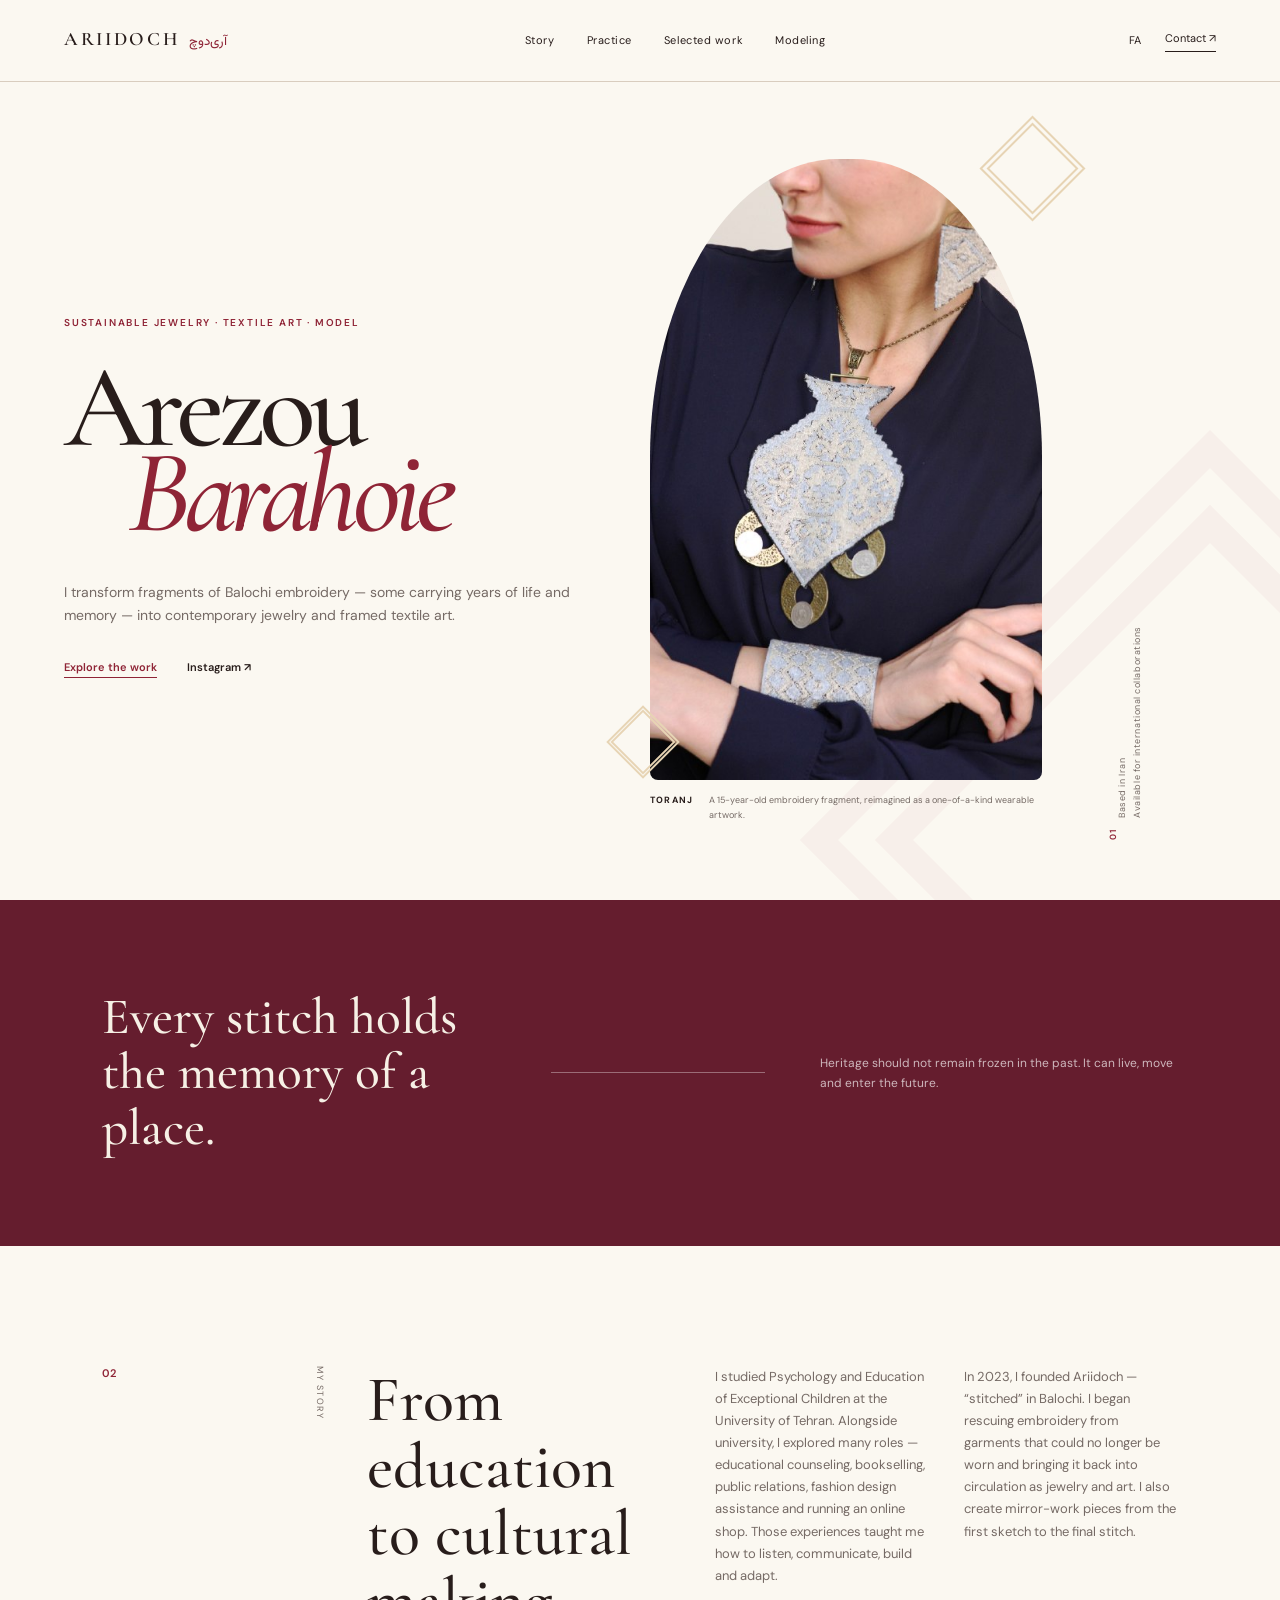
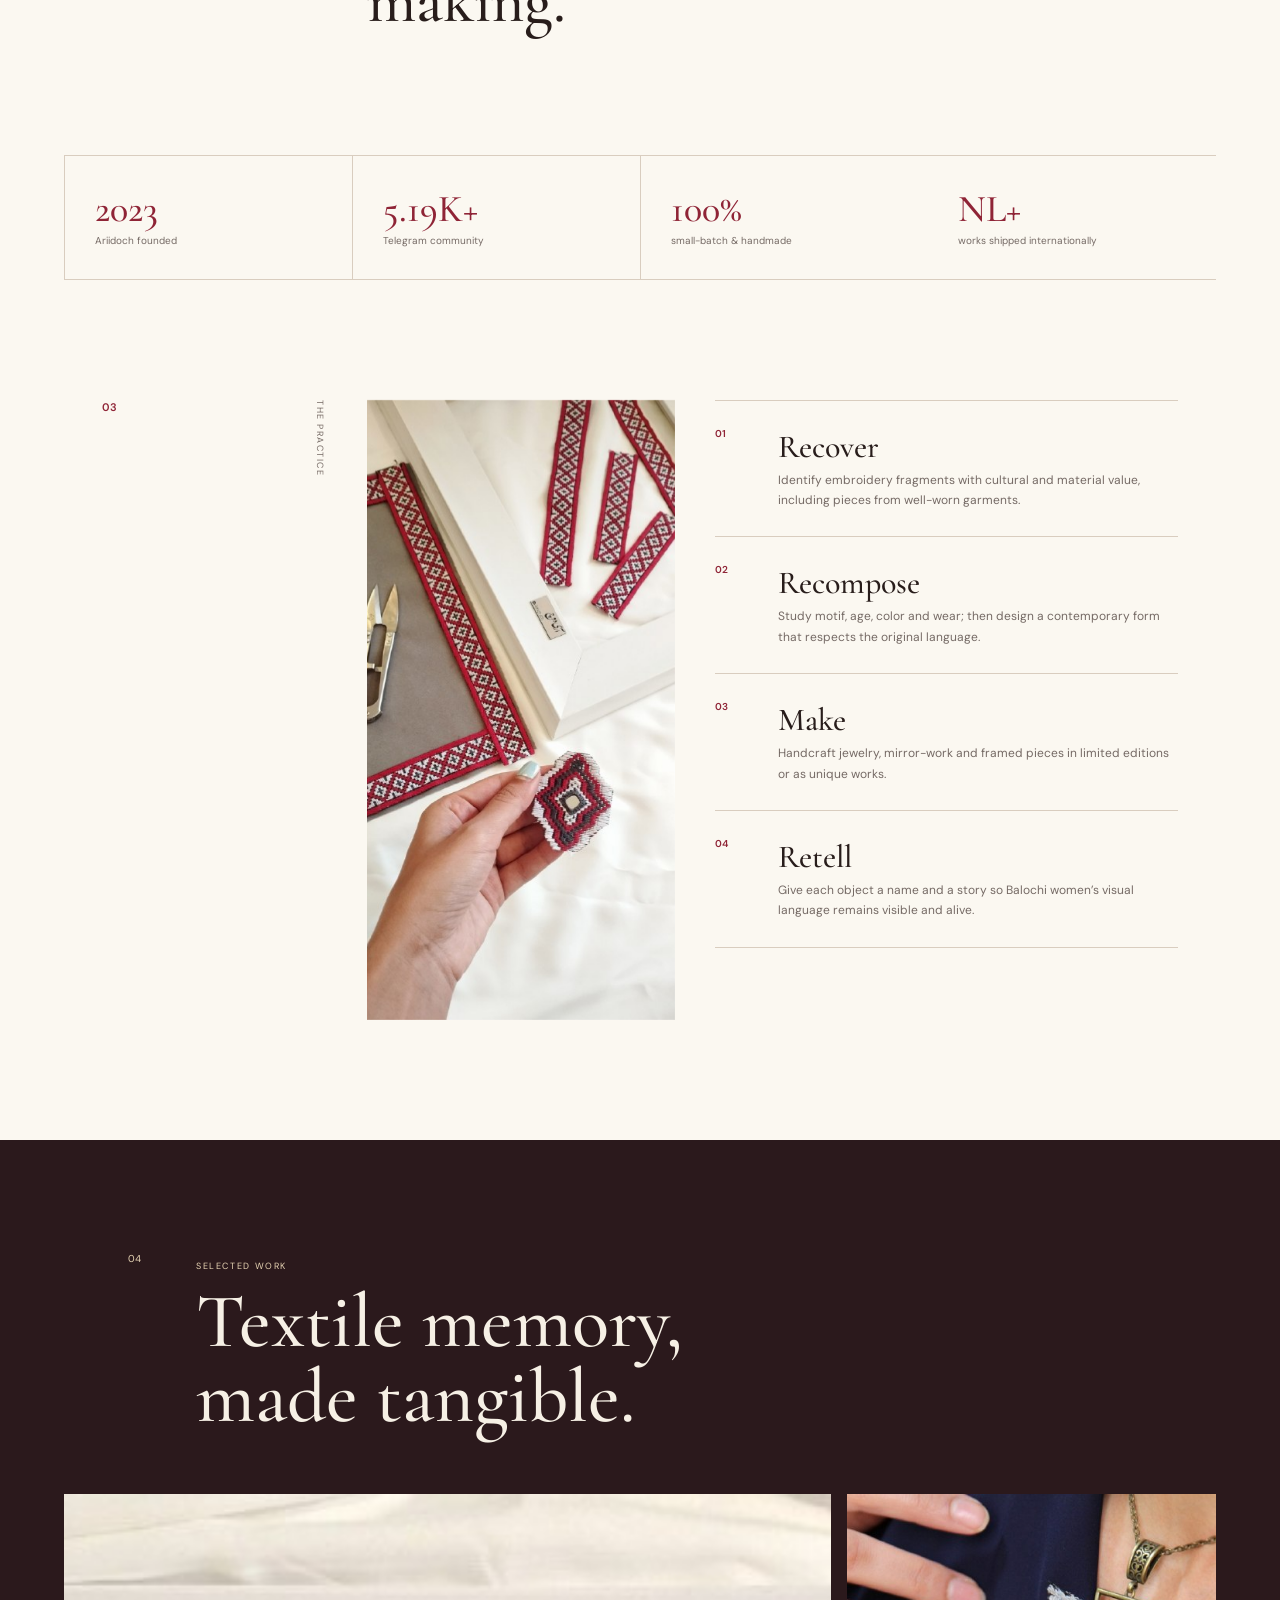
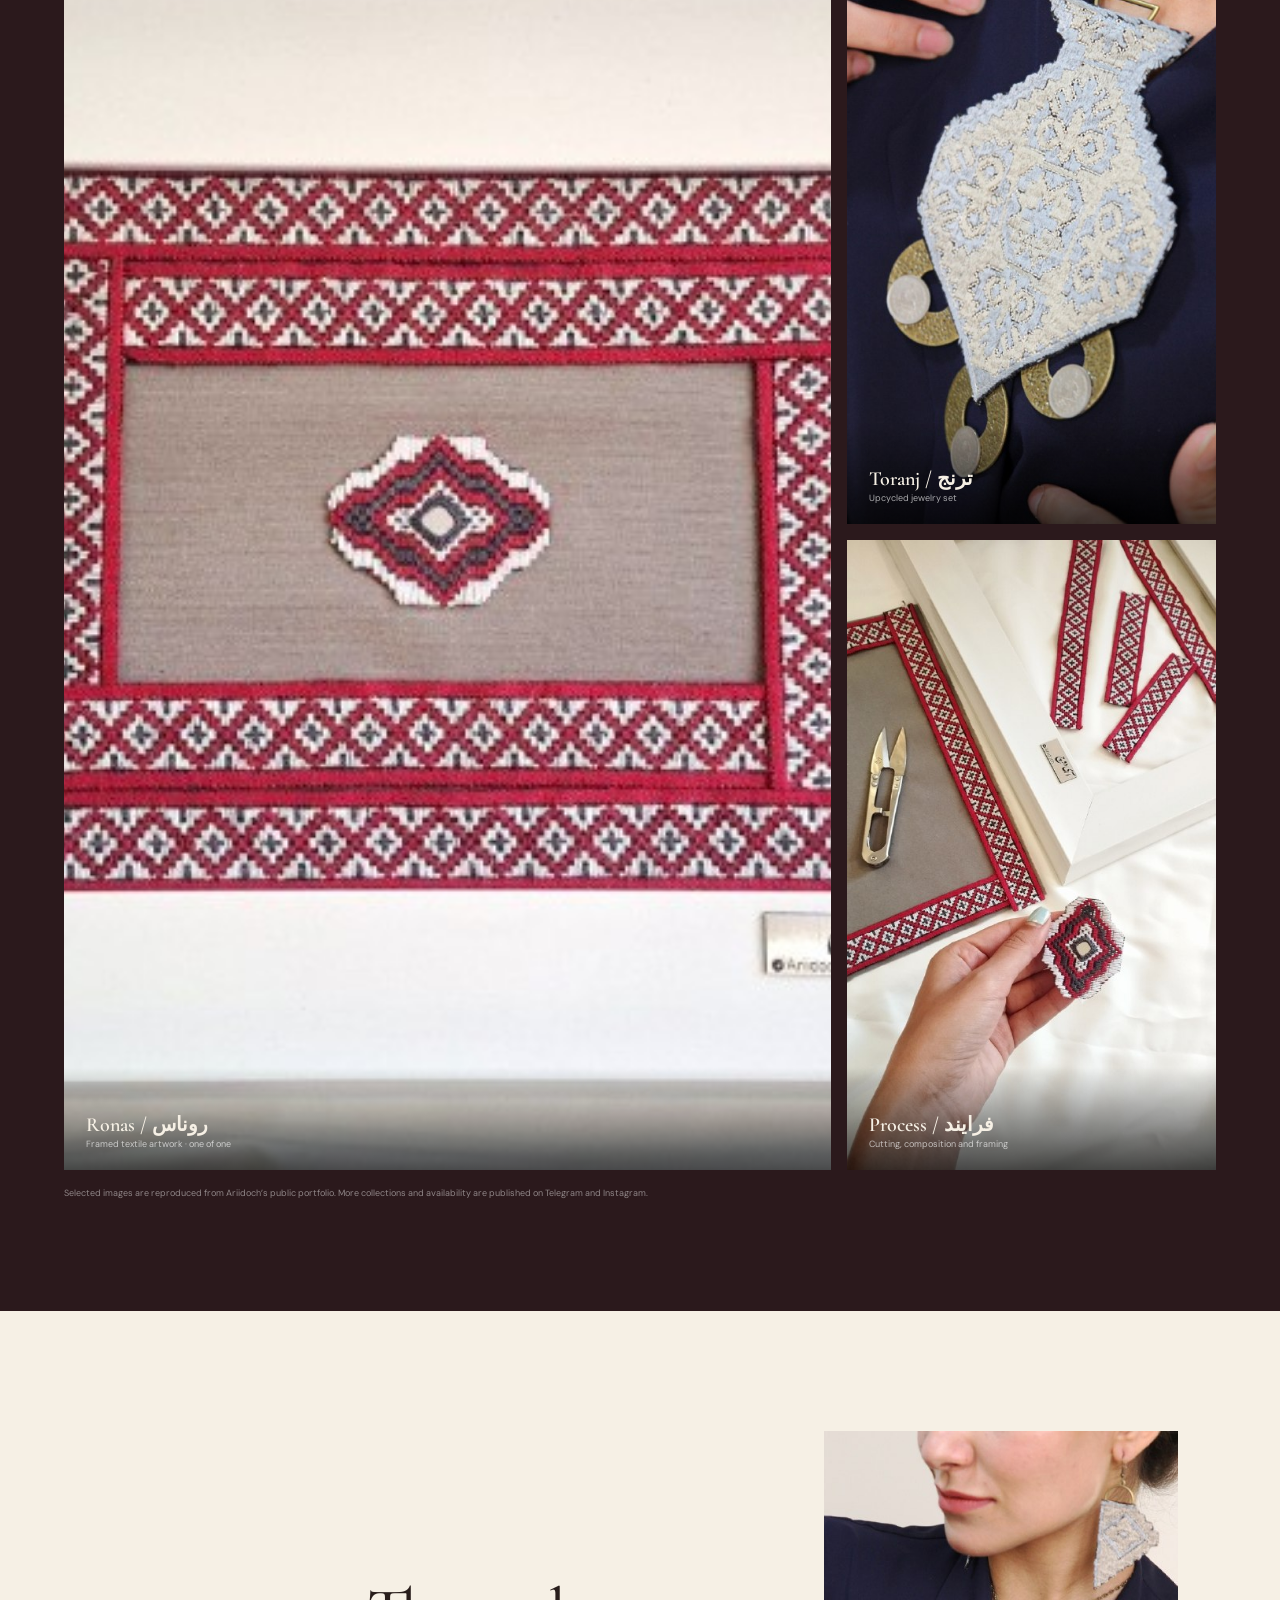
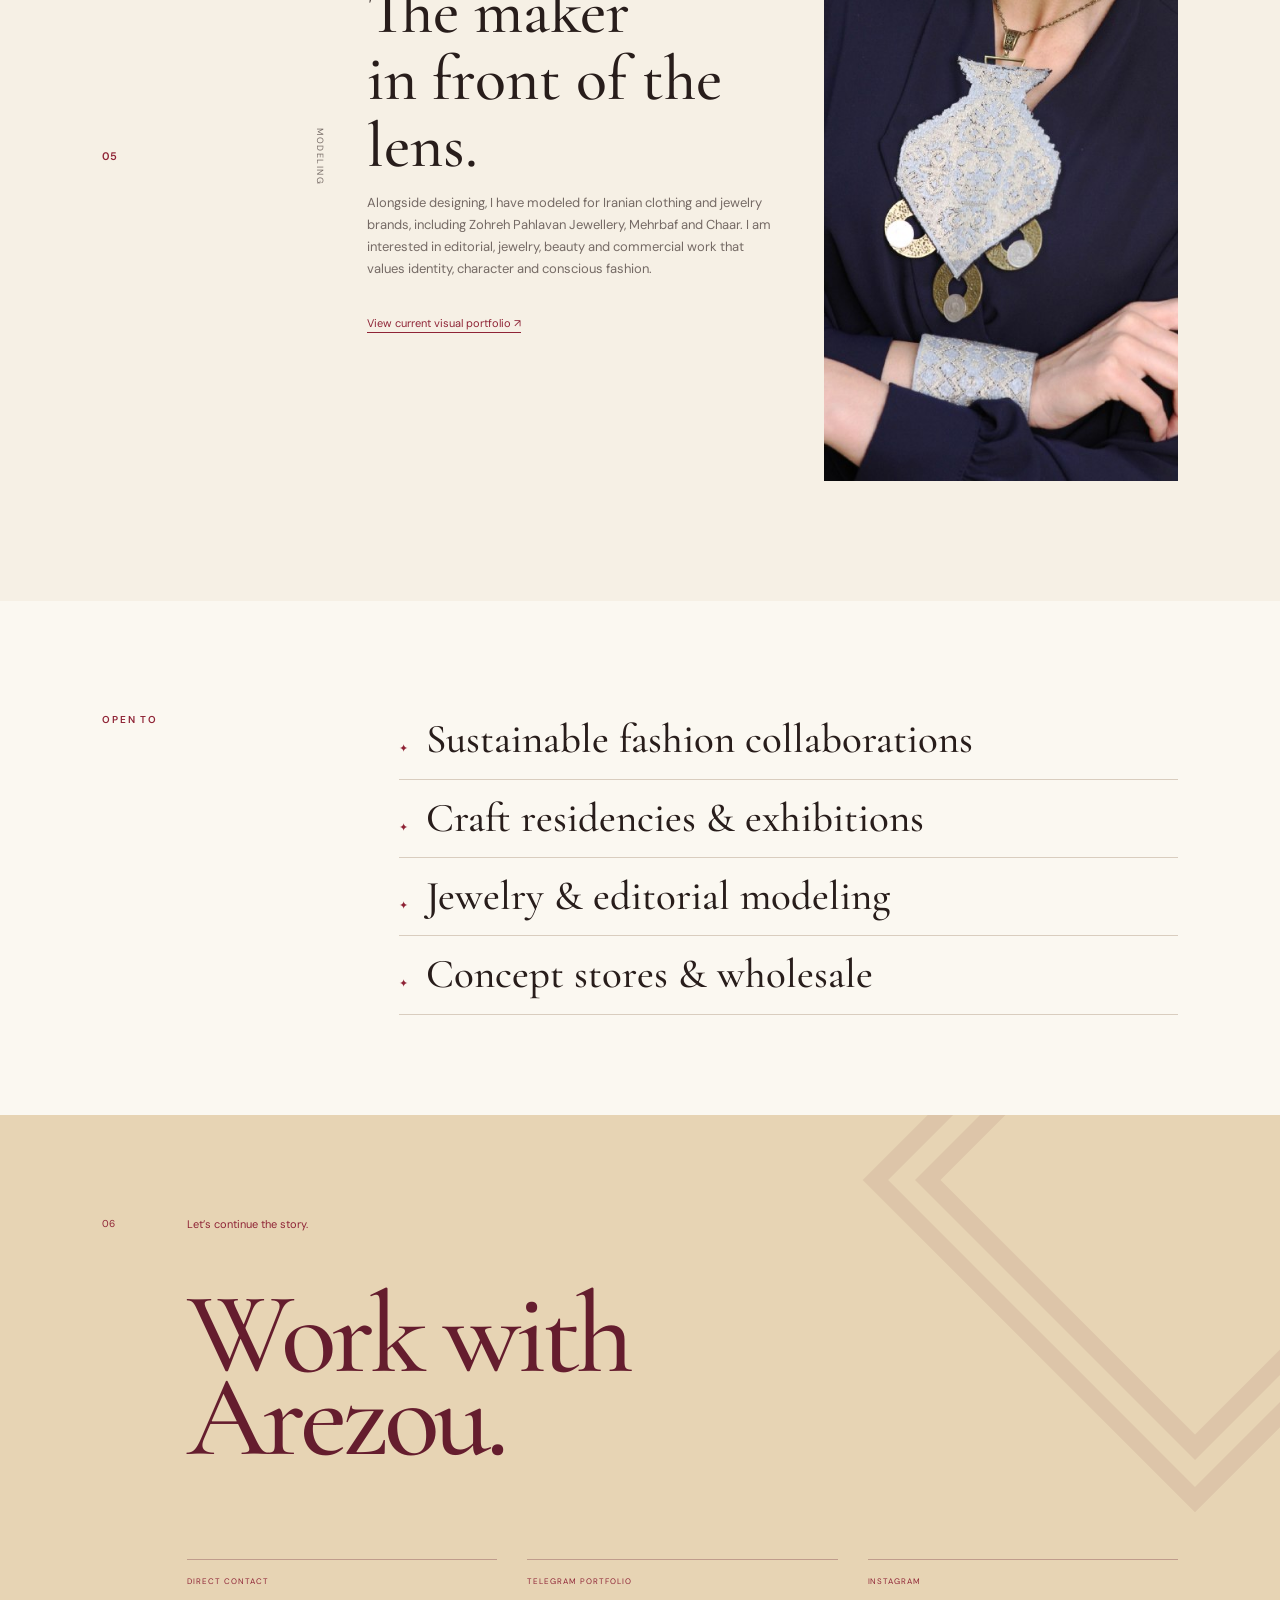
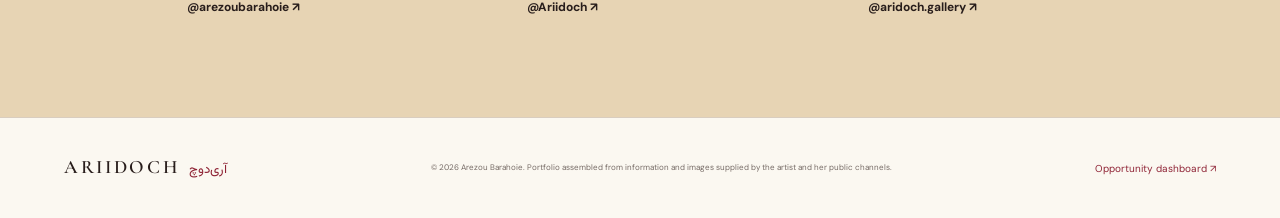
<file: arzoo/index.html>
<!doctype html>
<html lang="en" dir="ltr">
<head>
  <meta charset="utf-8">
  <meta name="viewport" content="width=device-width, initial-scale=1">
  <meta name="theme-color" content="#651d2e">
  <meta name="description" content="Arezou Barahoie — founder of Ariidoch, sustainable jewelry designer, Balochi craft storyteller and model.">
  <meta property="og:title" content="Arezou Barahoie — Ariidoch">
  <meta property="og:description" content="Balochi textile heritage reimagined as contemporary wearable art.">
  <meta property="og:image" content="../assets/images/toranj-model.jpg">
  <title>Arezou Barahoie | Ariidoch</title>
  <link rel="manifest" href="../manifest.webmanifest">
  <link rel="icon" href="../assets/icons/icon-192.png" type="image/png">
  <link rel="apple-touch-icon" href="../assets/icons/icon-192.png">
  <link rel="preconnect" href="https://fonts.googleapis.com">
  <link rel="preconnect" href="https://fonts.gstatic.com" crossorigin>
  <link href="https://fonts.googleapis.com/css2?family=Cormorant+Garamond:wght@400;500;600;700&family=DM+Sans:wght@300;400;500;600&family=Vazirmatn:wght@300;400;500;600&display=swap" rel="stylesheet">
  <link rel="stylesheet" href="../assets/arzoo.css">
  <script defer src="../assets/arzoo.js"></script>
  <script defer src="../assets/pwa.js"></script>
</head>
<body>
  <a class="skip-link" href="#story">Skip to story</a>
  <header class="portfolio-nav">
    <a class="wordmark" href="#top"><span>ARIIDOCH</span><small>آری‌دوچ</small></a>
    <nav aria-label="Portfolio navigation">
      <a href="#story" data-en="Story" data-fa="روایت">Story</a>
      <a href="#practice" data-en="Practice" data-fa="فعالیت">Practice</a>
      <a href="#work" data-en="Selected work" data-fa="آثار">Selected work</a>
      <a href="#modeling" data-en="Modeling" data-fa="مدلینگ">Modeling</a>
    </nav>
    <div class="nav-actions">
      <button id="language-toggle" type="button" aria-label="Switch language">FA</button>
      <a class="contact-link" href="https://t.me/arezoubarahoie" target="_blank" rel="noreferrer" data-en="Contact ↗" data-fa="تماس ↗">Contact ↗</a>
    </div>
  </header>

  <main id="top">
    <section class="portfolio-hero">
      <div class="hero-text">
        <p class="overline" data-en="SUSTAINABLE JEWELRY · TEXTILE ART · MODEL" data-fa="زیور پایدار · هنر نساجی · مدل">SUSTAINABLE JEWELRY · TEXTILE ART · MODEL</p>
        <h1><span data-en="Arezou" data-fa="آرزو">Arezou</span><br><em data-en="Barahoie" data-fa="براهویی">Barahoie</em></h1>
        <p class="hero-intro" data-en="I transform fragments of Balochi embroidery — some carrying years of life and memory — into contemporary jewelry and framed textile art." data-fa="من تکه‌های سوزن‌دوزی بلوچ را که گاهی سال‌ها زندگی و خاطره در خود دارند، به زیور معاصر و قاب‌های هنری بازآفرینی می‌کنم.">I transform fragments of Balochi embroidery — some carrying years of life and memory — into contemporary jewelry and framed textile art.</p>
        <div class="hero-links">
          <a href="#work" data-en="Explore the work" data-fa="دیدن آثار">Explore the work</a>
          <a href="https://instagram.com/aridoch.gallery" target="_blank" rel="noreferrer">Instagram ↗</a>
        </div>
      </div>
      <div class="hero-image-wrap">
        <div class="stitch-mark mark-a"></div><div class="stitch-mark mark-b"></div>
        <img src="../assets/images/toranj-model.jpg" alt="A model wearing an upcycled Balochi embroidery jewelry set by Ariidoch">
        <p><b>TORANJ</b><span data-en="A 15-year-old embroidery fragment, reimagined as a one-of-a-kind wearable artwork." data-fa="بازآفرینی تکه‌ای از سوزن‌دوزی ۱۵ ساله در قالب یک اثر پوشیدنی یکتا.">A 15-year-old embroidery fragment, reimagined as a one-of-a-kind wearable artwork.</span></p>
      </div>
      <div class="hero-side-note"><span>01</span><p data-en="Based in Iran<br>Available for international collaborations" data-fa="ساکن ایران<br>آماده همکاری بین‌المللی">Based in Iran<br>Available for international collaborations</p></div>
    </section>

    <section class="manifesto">
      <p data-en="Every stitch holds the memory of a place." data-fa="هر کوک، حافظه‌ی یک سرزمین است.">Every stitch holds the memory of a place.</p>
      <div class="manifesto-line"></div>
      <span data-en="Heritage should not remain frozen in the past. It can live, move and enter the future." data-fa="میراث نباید در گذشته منجمد بماند؛ می‌تواند زندگی کند، حرکت کند و وارد آینده شود.">Heritage should not remain frozen in the past. It can live, move and enter the future.</span>
    </section>

    <section id="story" class="story-section content-section">
      <div class="section-number">02</div>
      <div class="section-label" data-en="MY STORY" data-fa="روایت من">MY STORY</div>
      <div class="story-title"><h2 data-en="From education<br>to cultural making." data-fa="از علوم تربیتی<br>تا آفرینش فرهنگی.">From education<br>to cultural making.</h2></div>
      <div class="story-copy">
        <p data-en="I studied Psychology and Education of Exceptional Children at the University of Tehran. Alongside university, I explored many roles — educational counseling, bookselling, public relations, fashion design assistance and running an online shop. Those experiences taught me how to listen, communicate, build and adapt." data-fa="در دانشگاه تهران روان‌شناسی و آموزش کودکان استثنایی خواندم. هم‌زمان تجربه‌های متنوعی از مشاوره تحصیلی و کتاب‌فروشی تا روابط عمومی، دستیاری طراحی لباس و مدیریت آنلاین‌شاپ داشتم؛ تجربه‌هایی که به من آموخت چگونه گوش بدهم، ارتباط بسازم و ایده را به اجرا برسانم.">I studied Psychology and Education of Exceptional Children at the University of Tehran. Alongside university, I explored many roles — educational counseling, bookselling, public relations, fashion design assistance and running an online shop. Those experiences taught me how to listen, communicate, build and adapt.</p>
        <p data-en="In 2023, I founded Ariidoch — “stitched” in Balochi. I began rescuing embroidery from garments that could no longer be worn and bringing it back into circulation as jewelry and art. I also create mirror-work pieces from the first sketch to the final stitch." data-fa="در سال ۲۰۲۳ آری‌دوچ را راه انداختم؛ واژه‌ای بلوچی به معنای «دوخته». سوزن‌دوزی لباس‌هایی را که دیگر قابل استفاده نبودند به چرخه برگرداندم و به زیور و اثر هنری تبدیل کردم. در کنار آن، آثار آینه‌دوزی را از طراحی اولیه تا آخرین کوک خودم می‌سازم.">In 2023, I founded Ariidoch — “stitched” in Balochi. I began rescuing embroidery from garments that could no longer be worn and bringing it back into circulation as jewelry and art. I also create mirror-work pieces from the first sketch to the final stitch.</p>
      </div>
    </section>

    <section class="impact-band">
      <article><strong>2023</strong><span data-en="Ariidoch founded" data-fa="آغاز آری‌دوچ">Ariidoch founded</span></article>
      <article><strong>5.19K+</strong><span data-en="Telegram community" data-fa="جامعه تلگرام">Telegram community</span></article>
      <article><strong>100%</strong><span data-en="small-batch & handmade" data-fa="دست‌ساز و تولید محدود">small-batch & handmade</span></article>
      <article><strong>NL+</strong><span data-en="works shipped internationally" data-fa="ارسال بین‌المللی آثار">works shipped internationally</span></article>
    </section>

    <section id="practice" class="practice-section content-section">
      <div class="section-number">03</div>
      <div class="section-label" data-en="THE PRACTICE" data-fa="شیوه کار">THE PRACTICE</div>
      <div class="practice-visual"><img src="../assets/images/frame-red.jpg" alt="Ariidoch embroidery frame being made by hand"></div>
      <div class="practice-list">
        <article><span>01</span><div><h3 data-en="Recover" data-fa="بازیابی">Recover</h3><p data-en="Identify embroidery fragments with cultural and material value, including pieces from well-worn garments." data-fa="شناسایی تکه‌های سوزن‌دوزی دارای ارزش فرهنگی و مادی، از جمله بخش‌های باقی‌مانده از لباس‌های قدیمی.">Identify embroidery fragments with cultural and material value, including pieces from well-worn garments.</p></div></article>
        <article><span>02</span><div><h3 data-en="Recompose" data-fa="بازترکیب">Recompose</h3><p data-en="Study motif, age, color and wear; then design a contemporary form that respects the original language." data-fa="مطالعه نقش، قدمت، رنگ و فرسودگی و سپس طراحی فرمی معاصر که به زبان اثر اصلی وفادار بماند.">Study motif, age, color and wear; then design a contemporary form that respects the original language.</p></div></article>
        <article><span>03</span><div><h3 data-en="Make" data-fa="ساخت">Make</h3><p data-en="Handcraft jewelry, mirror-work and framed pieces in limited editions or as unique works." data-fa="ساخت دستی زیور، آینه‌دوزی و قاب در تیراژ محدود یا به‌صورت تک‌نسخه.">Handcraft jewelry, mirror-work and framed pieces in limited editions or as unique works.</p></div></article>
        <article><span>04</span><div><h3 data-en="Retell" data-fa="بازروایت">Retell</h3><p data-en="Give each object a name and a story so Balochi women’s visual language remains visible and alive." data-fa="نام‌گذاری و روایت هر اثر تا زبان تصویری زنان بلوچ دیده شود و زنده بماند.">Give each object a name and a story so Balochi women’s visual language remains visible and alive.</p></div></article>
      </div>
    </section>

    <section id="work" class="work-section">
      <div class="work-heading"><span>04</span><div><p data-en="SELECTED WORK" data-fa="گزیده آثار">SELECTED WORK</p><h2 data-en="Textile memory,<br>made tangible." data-fa="حافظه پارچه،<br>در قالبی ملموس.">Textile memory,<br>made tangible.</h2></div></div>
      <div class="work-gallery">
        <figure class="work-large"><img src="../assets/images/ronas-frame.jpg" alt="Ronas framed Balochi textile artwork by Ariidoch"><figcaption><b>Ronas / روناس</b><span data-en="Framed textile artwork · one of one" data-fa="قاب هنری سوزن‌دوزی · تک‌نسخه">Framed textile artwork · one of one</span></figcaption></figure>
        <figure><img src="../assets/images/toranj-detail.jpg" alt="Close-up of Toranj upcycled Balochi embroidery necklace"><figcaption><b>Toranj / ترنج</b><span data-en="Upcycled jewelry set" data-fa="ست زیور بازیافتی">Upcycled jewelry set</span></figcaption></figure>
        <figure><img src="../assets/images/frame-red.jpg" alt="Hand-making process for a Balochi embroidery frame"><figcaption><b>Process / فرایند</b><span data-en="Cutting, composition and framing" data-fa="برش، ترکیب‌بندی و قاب‌سازی">Cutting, composition and framing</span></figcaption></figure>
      </div>
      <p class="source-note" data-en="Selected images are reproduced from Ariidoch’s public portfolio. More collections and availability are published on Telegram and Instagram." data-fa="تصاویر منتخب از پورتفولیوی عمومی آری‌دوچ بازنشر شده‌اند. مجموعه‌ها و موجودی‌های بیشتر در تلگرام و اینستاگرام منتشر می‌شوند.">Selected images are reproduced from Ariidoch’s public portfolio. More collections and availability are published on Telegram and Instagram.</p>
    </section>

    <section id="modeling" class="modeling-section content-section">
      <div class="section-number">05</div>
      <div class="section-label" data-en="MODELING" data-fa="مدلینگ">MODELING</div>
      <div class="modeling-copy"><h2 data-en="The maker<br>in front of the lens." data-fa="سازنده،<br>مقابل دوربین.">The maker<br>in front of the lens.</h2><p data-en="Alongside designing, I have modeled for Iranian clothing and jewelry brands, including Zohreh Pahlavan Jewellery, Mehrbaf and Chaar. I am interested in editorial, jewelry, beauty and commercial work that values identity, character and conscious fashion." data-fa="در کنار طراحی، برای چند برند پوشاک و زیور از جمله جواهرات زهره پهلوان، مهرباف و چار مدل بوده‌ام. به مدلینگ ادیتوریال، زیور، زیبایی و تجاری علاقه‌مندم؛ به‌ویژه پروژه‌هایی که هویت، شخصیت و مد مسئولانه را جدی می‌گیرند.">Alongside designing, I have modeled for Iranian clothing and jewelry brands, including Zohreh Pahlavan Jewellery, Mehrbaf and Chaar. I am interested in editorial, jewelry, beauty and commercial work that values identity, character and conscious fashion.</p><a href="https://instagram.com/aridoch.gallery" target="_blank" rel="noreferrer" data-en="View current visual portfolio ↗" data-fa="دیدن پورتفولیوی تصویری ↗">View current visual portfolio ↗</a></div>
      <div class="modeling-image"><img src="../assets/images/toranj-model.jpg" alt="Arezou modeling the Toranj jewelry set"></div>
    </section>

    <section class="collaboration-section">
      <p class="overline" data-en="OPEN TO" data-fa="آماده همکاری در">OPEN TO</p>
      <div class="collab-list"><span data-en="Sustainable fashion collaborations" data-fa="همکاری مد پایدار">Sustainable fashion collaborations</span><span data-en="Craft residencies & exhibitions" data-fa="رزیدنسی و نمایشگاه صنایع‌دستی">Craft residencies & exhibitions</span><span data-en="Jewelry & editorial modeling" data-fa="مدلینگ زیور و ادیتوریال">Jewelry & editorial modeling</span><span data-en="Concept stores & wholesale" data-fa="فروشگاه مفهومی و همکاری عمده">Concept stores & wholesale</span></div>
    </section>

    <section class="contact-section">
      <span>06</span>
      <p data-en="Let’s continue the story." data-fa="بیایید این قصه را ادامه دهیم.">Let’s continue the story.</p>
      <h2 data-en="Work with<br>Arezou." data-fa="همکاری با<br>آرزو.">Work with<br>Arezou.</h2>
      <div class="contact-grid">
        <a href="https://t.me/arezoubarahoie" target="_blank" rel="noreferrer"><small>DIRECT CONTACT</small><b>@arezoubarahoie ↗</b></a>
        <a href="https://t.me/Ariidoch" target="_blank" rel="noreferrer"><small>TELEGRAM PORTFOLIO</small><b>@Ariidoch ↗</b></a>
        <a href="https://instagram.com/aridoch.gallery" target="_blank" rel="noreferrer"><small>INSTAGRAM</small><b>@aridoch.gallery ↗</b></a>
      </div>
    </section>
  </main>

  <footer><a class="wordmark" href="#top"><span>ARIIDOCH</span><small>آری‌دوچ</small></a><p>© 2026 Arezou Barahoie. Portfolio assembled from information and images supplied by the artist and her public channels.</p><a href="../" data-en="Opportunity dashboard ↗" data-fa="پنل فرصت‌ها ↗">Opportunity dashboard ↗</a></footer>
</body>
</html>
</file>
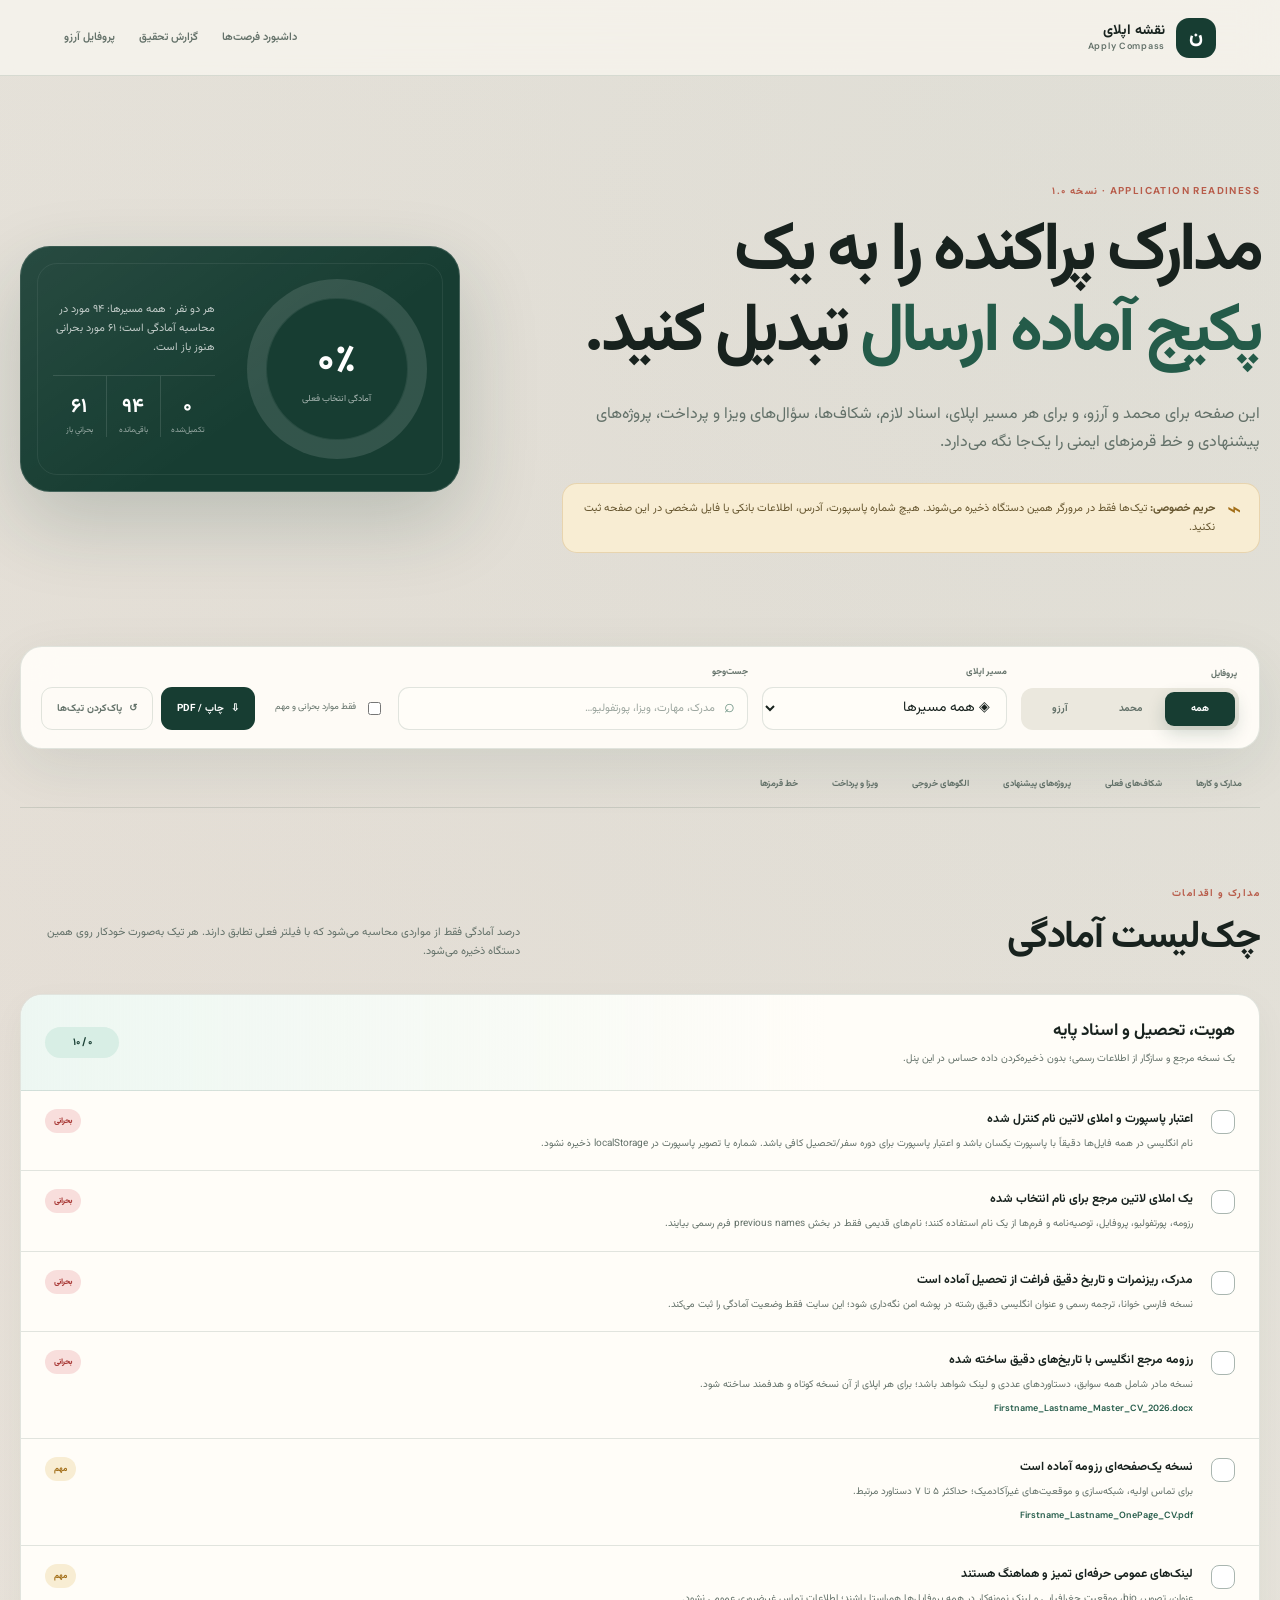
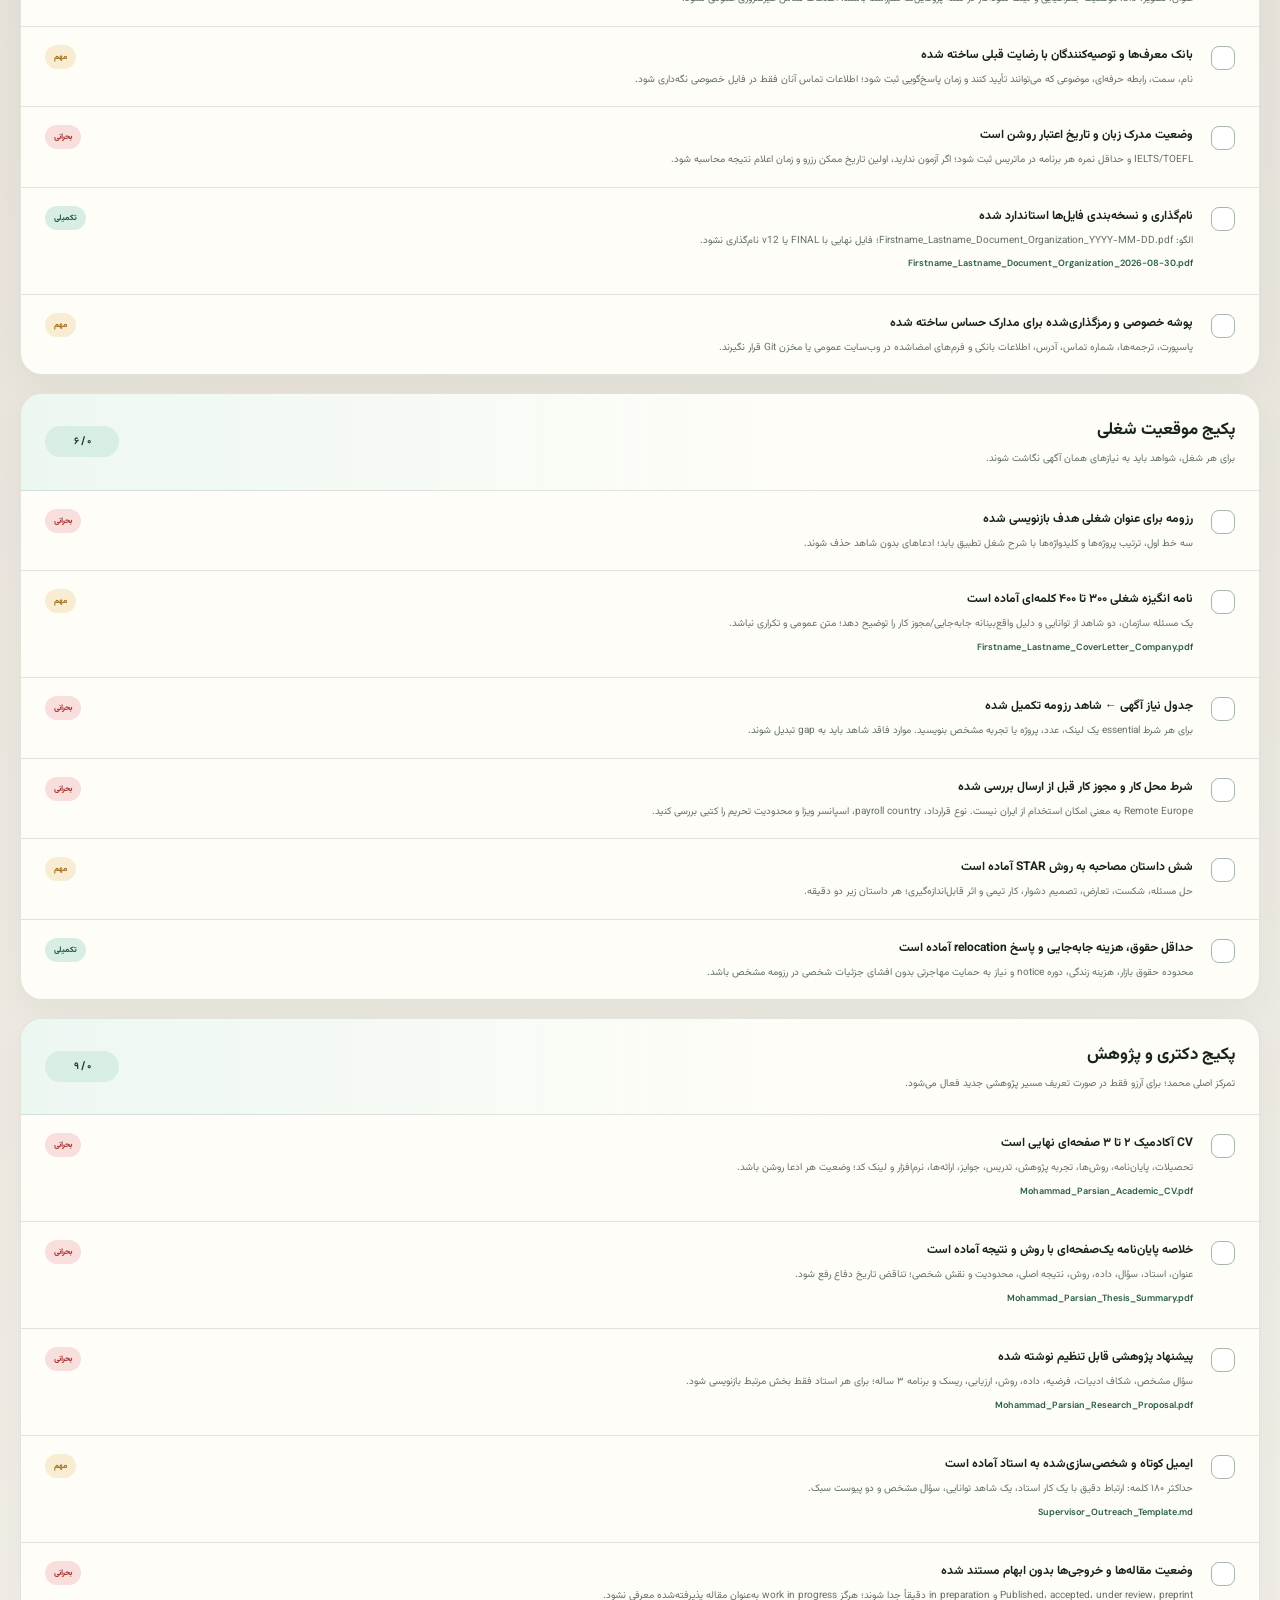
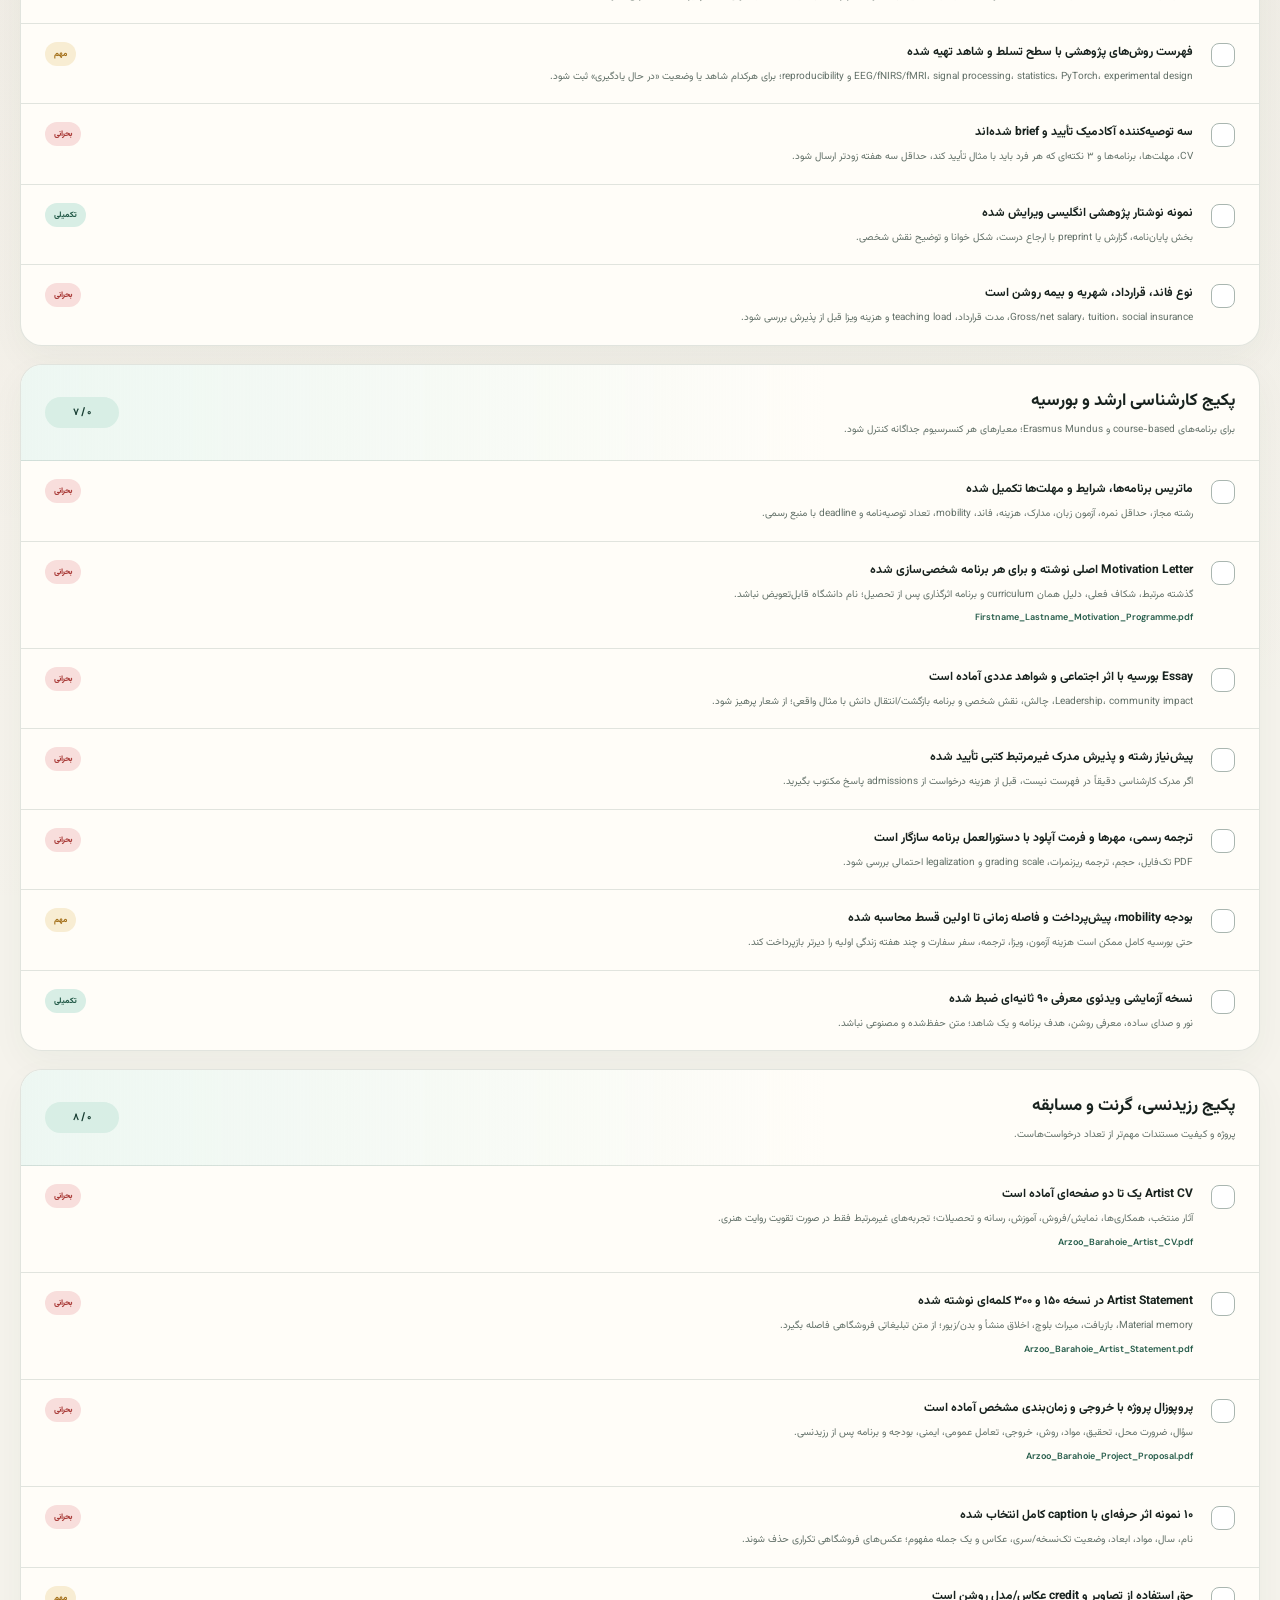
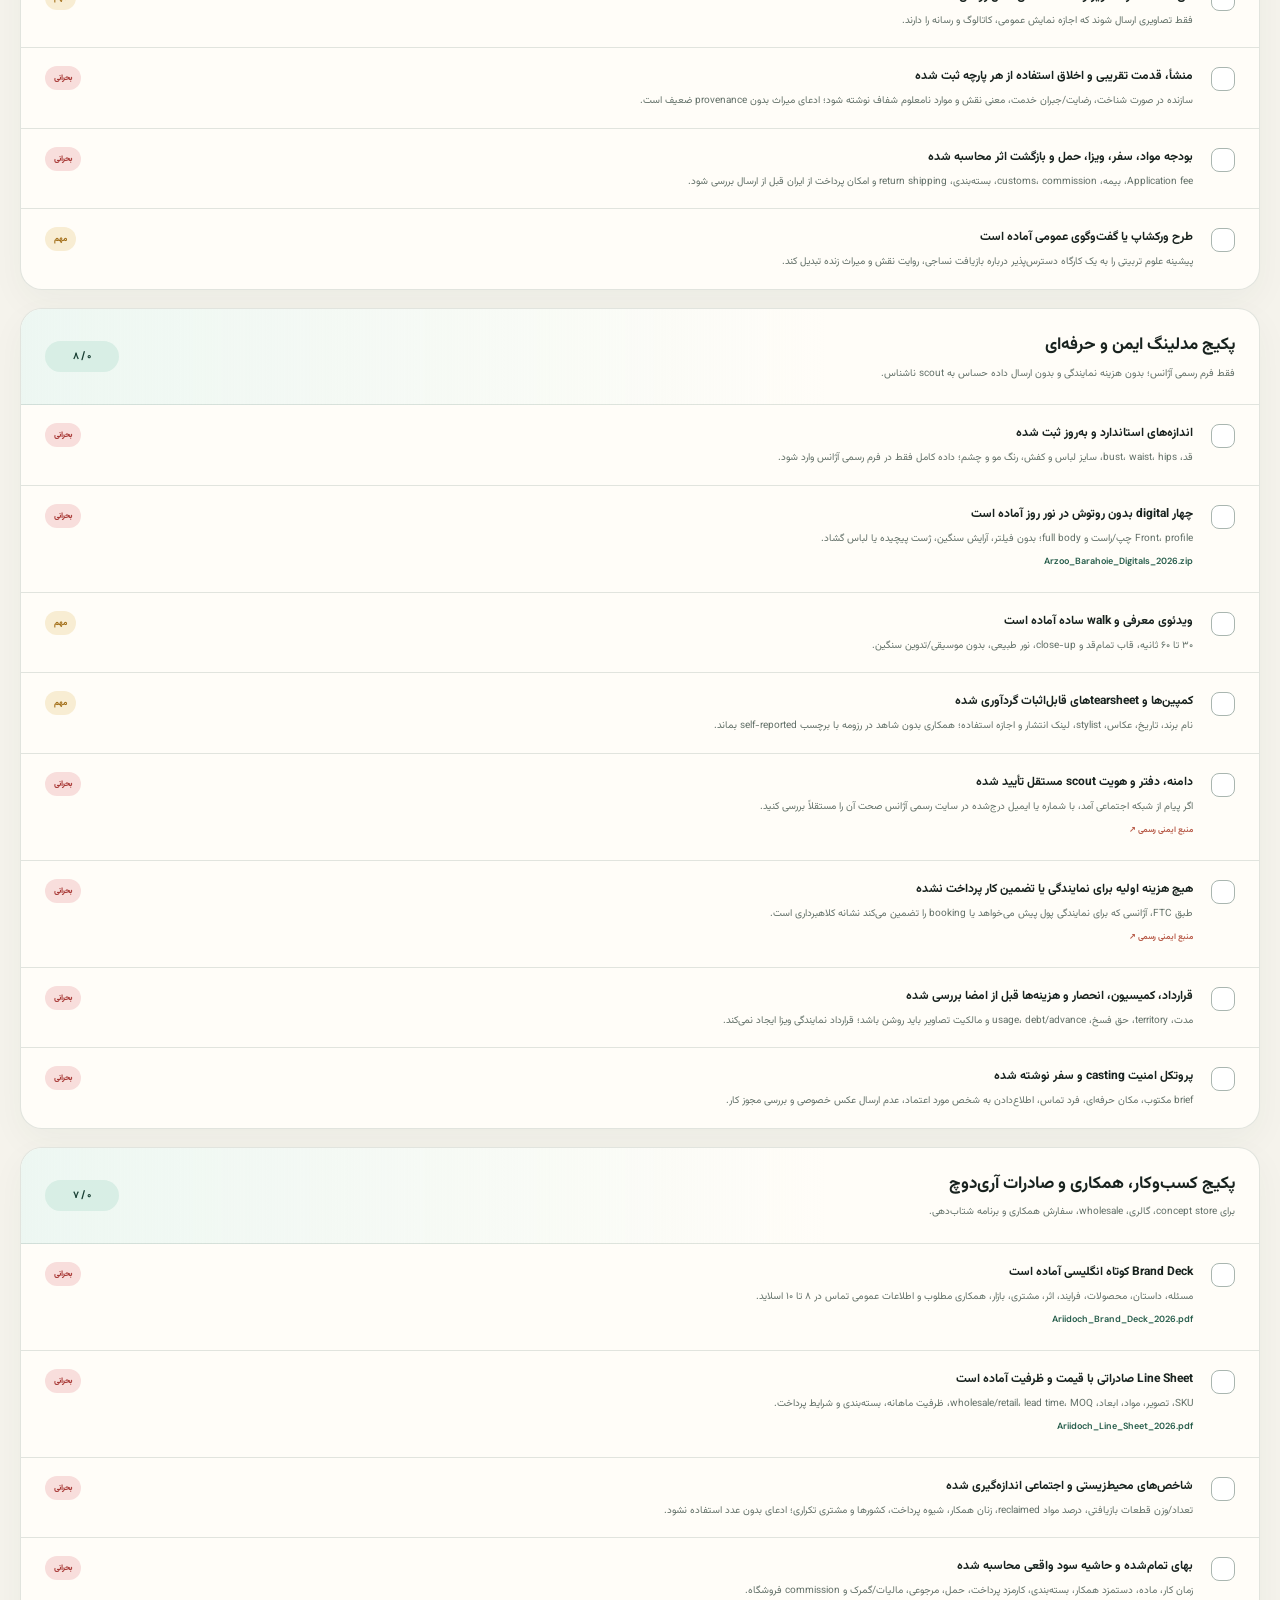
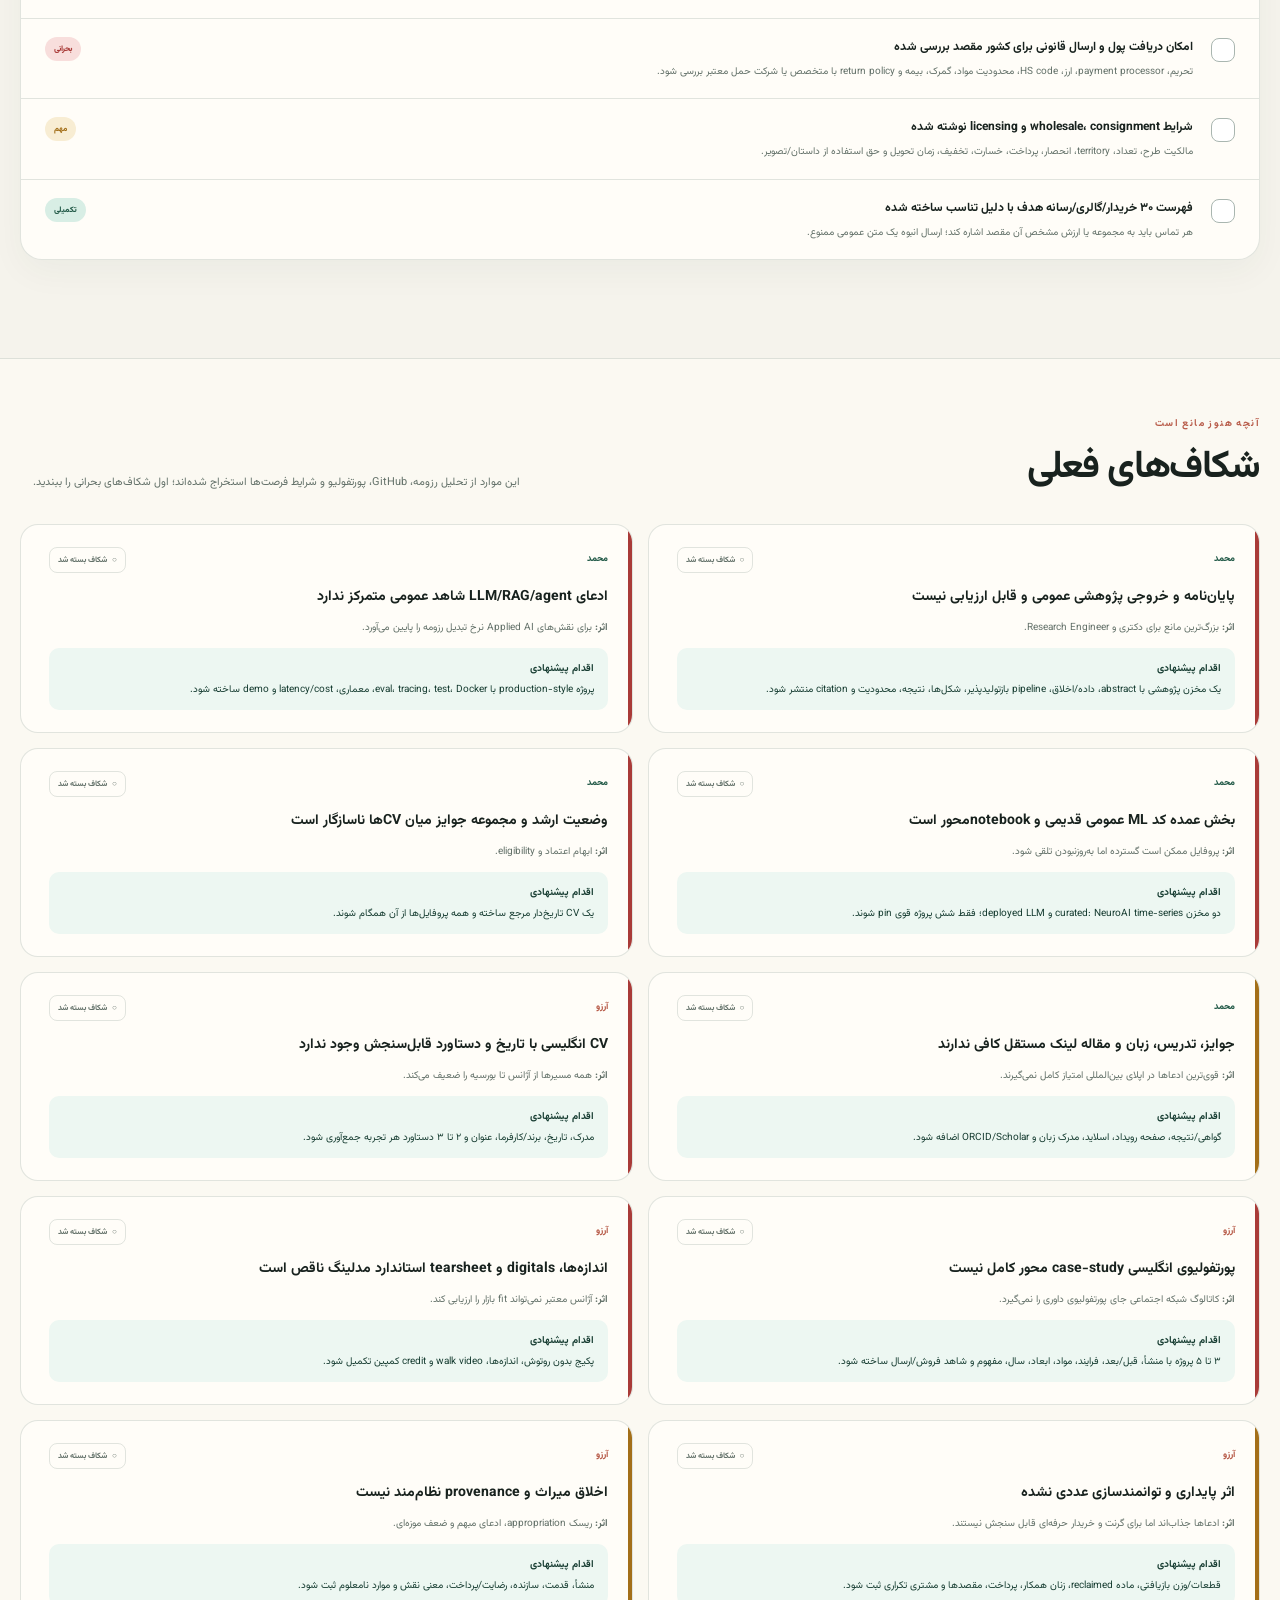
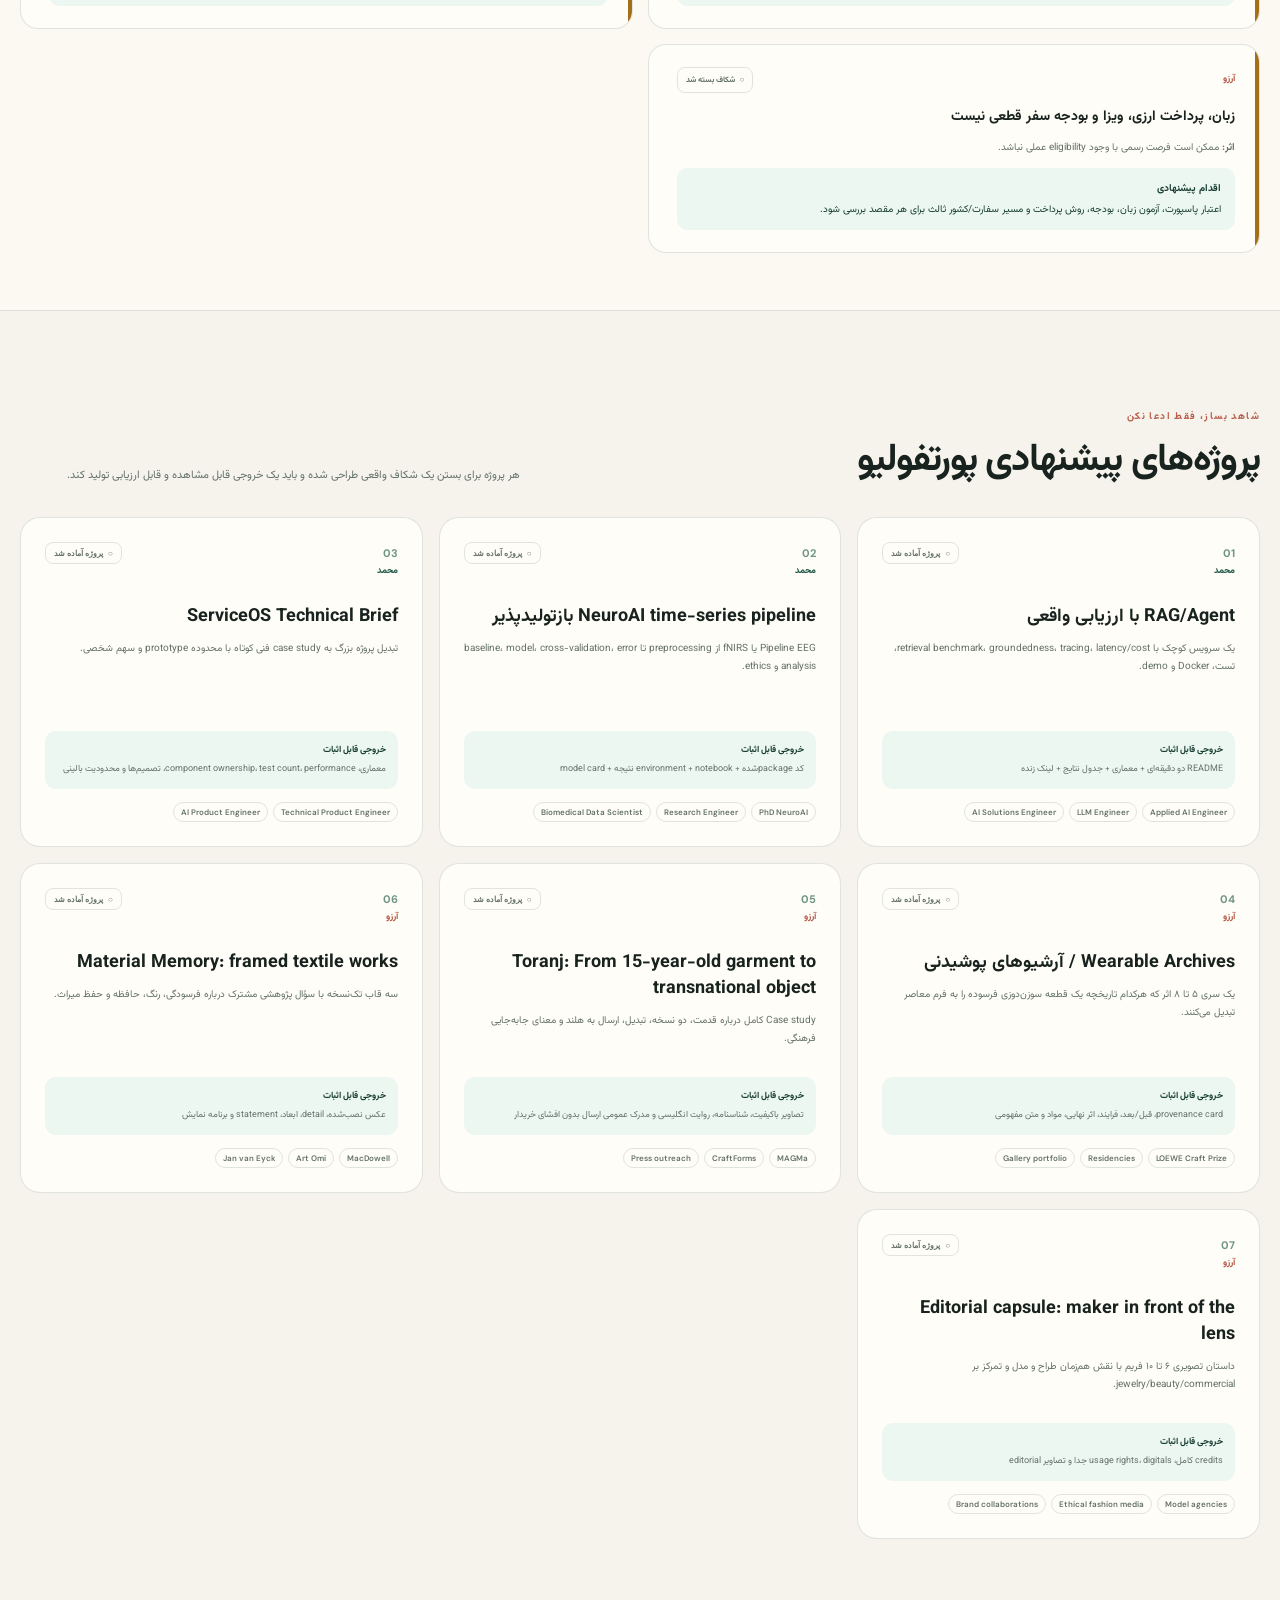
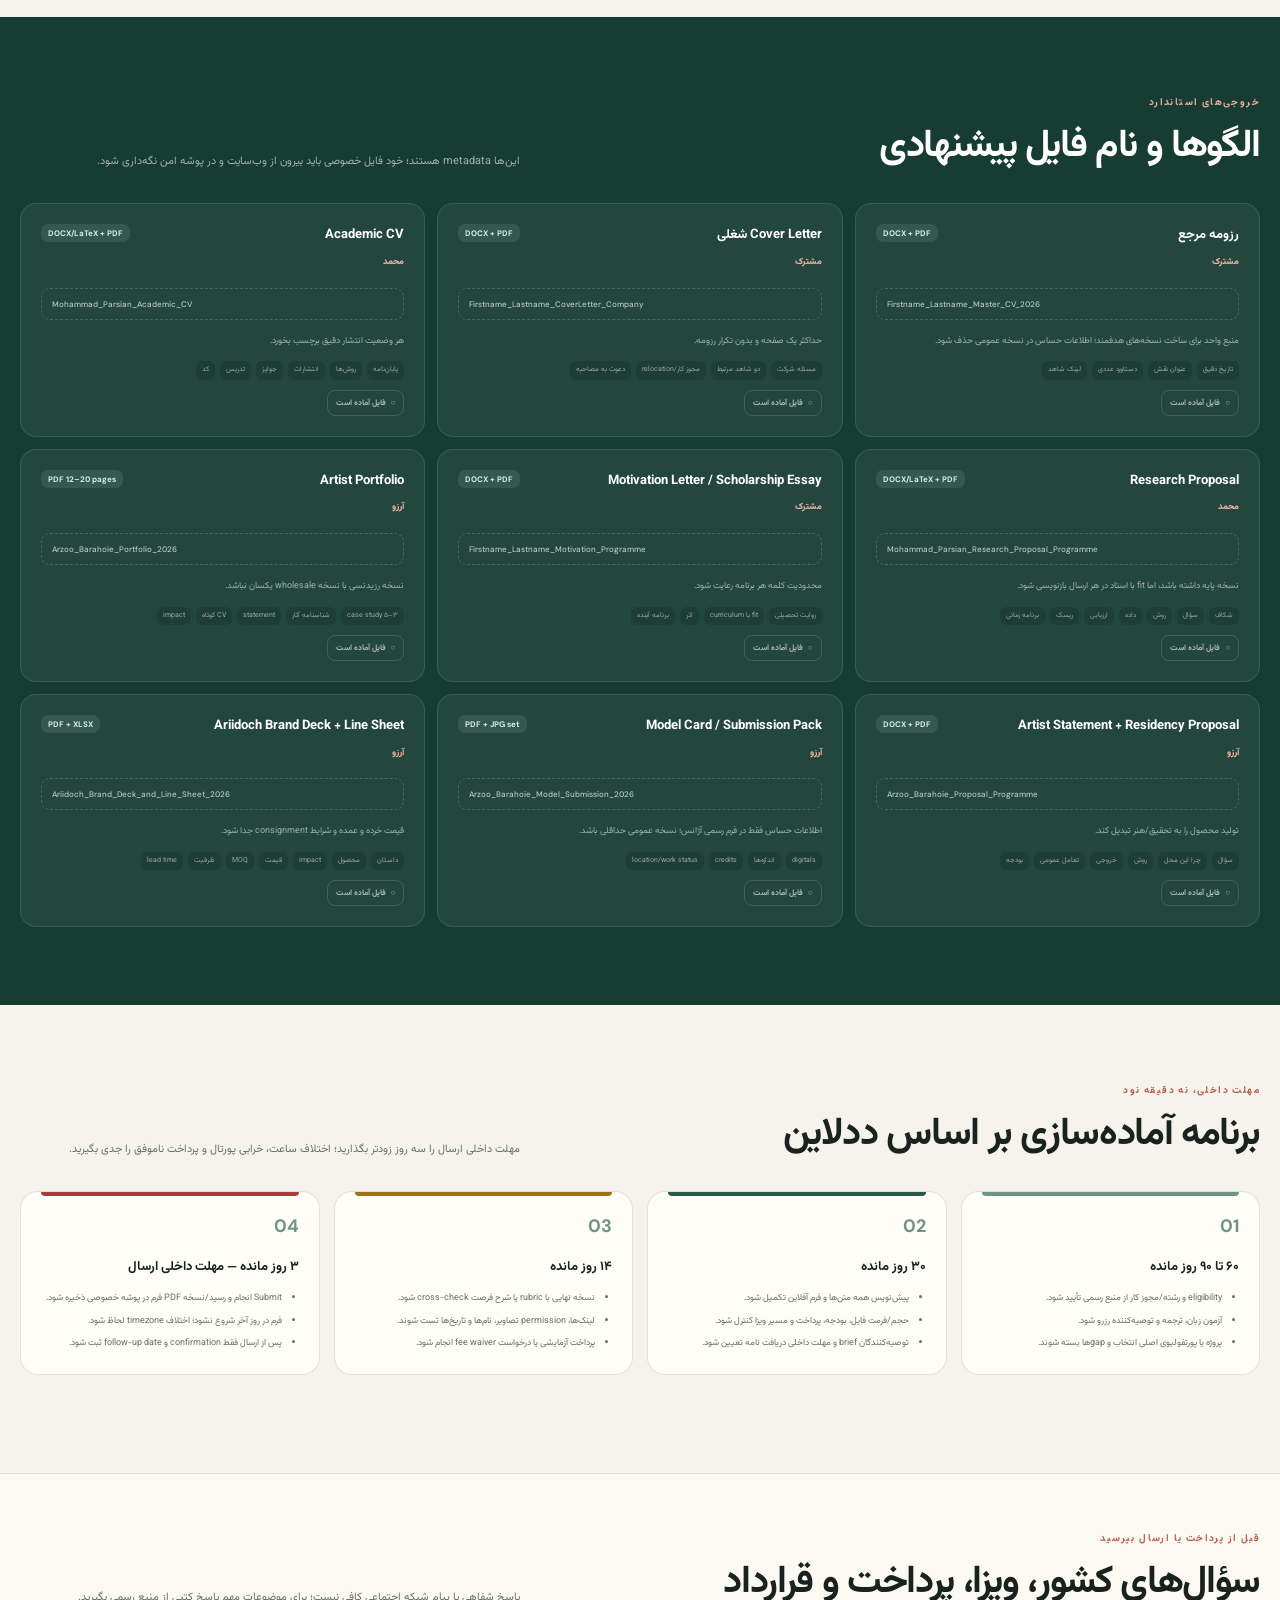
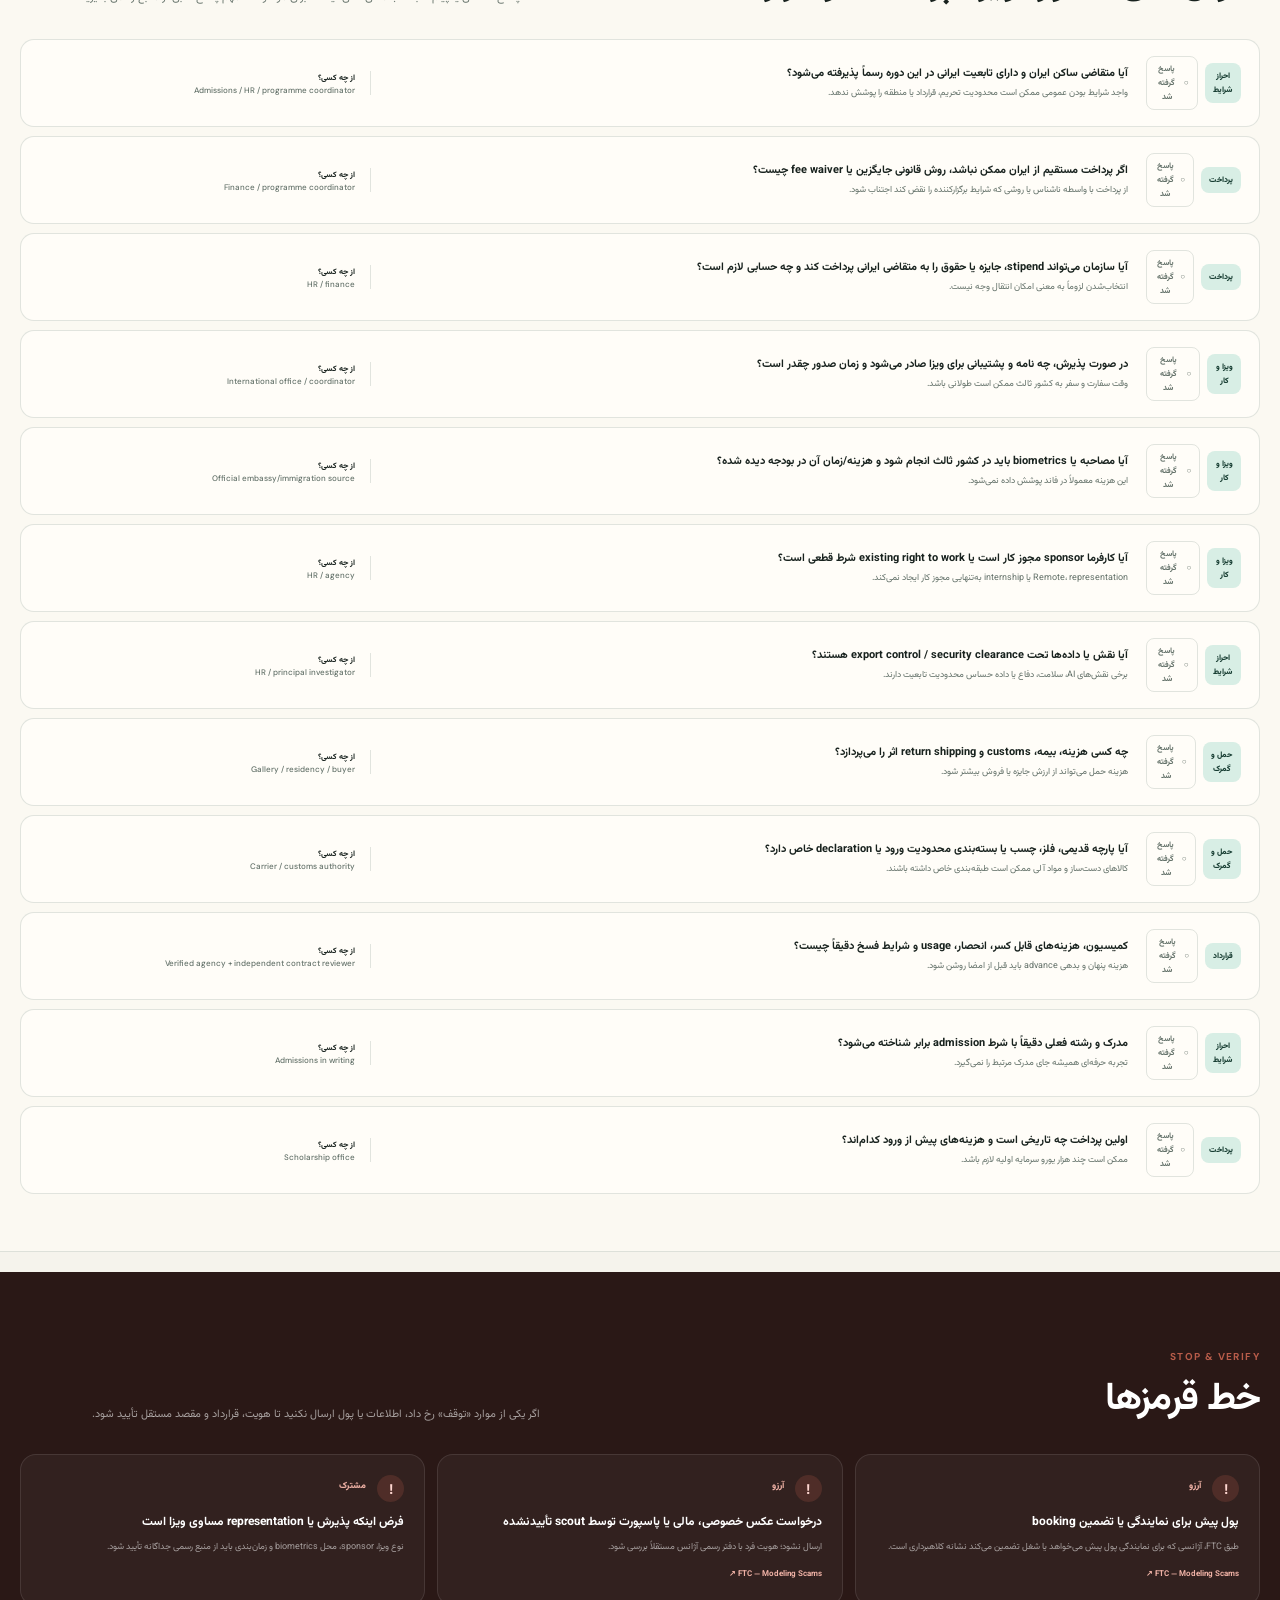
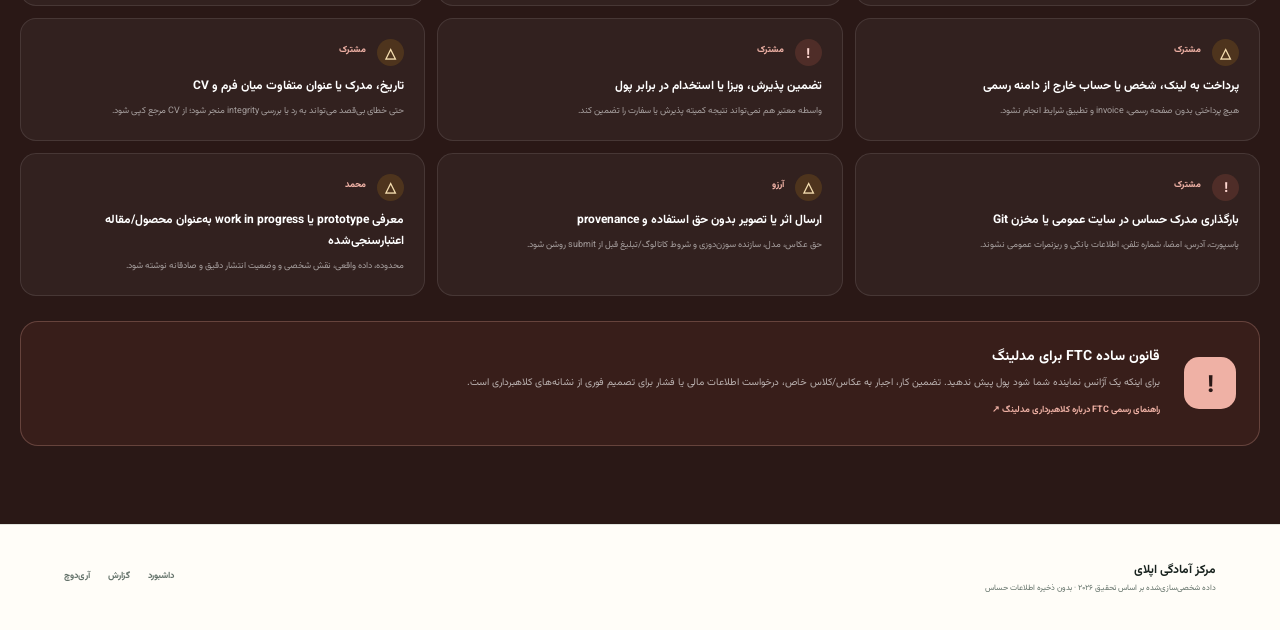
<file: checklists/index.html>
<!doctype html>
<html lang="fa" dir="rtl">
<head>
  <meta charset="utf-8">
  <meta name="viewport" content="width=device-width, initial-scale=1">
  <meta name="description" content="چک‌لیست شخصی‌سازی‌شده آمادگی اپلای برای فرصت‌های کاری، دکتری، بورسیه، رزیدنسی، مدلینگ و کسب‌وکار">
  <meta name="theme-color" content="#173d32">
  <title>مرکز آمادگی اپلای | نقشه اپلای</title>
  <link rel="manifest" href="../manifest.webmanifest">
  <link rel="icon" href="../assets/icons/icon-192.png" type="image/png">
  <link rel="apple-touch-icon" href="../assets/icons/icon-192.png">
  <link rel="preconnect" href="https://fonts.googleapis.com">
  <link rel="preconnect" href="https://fonts.gstatic.com" crossorigin>
  <link href="https://fonts.googleapis.com/css2?family=Vazirmatn:wght@300;400;500;600;700;800&family=DM+Sans:wght@500;600;700&display=swap" rel="stylesheet">
  <link rel="stylesheet" href="../assets/checklists.css">
  <script defer src="../data/application-config.js"></script>
  <script defer src="../assets/checklists.js"></script>
  <script defer src="../assets/pwa.js"></script>
</head>
<body>
  <a class="skip-link" href="#main">رفتن به محتوای اصلی</a>

  <header class="site-header">
    <a class="brand" href="../" aria-label="بازگشت به نقشه اپلای">
      <span class="brand-mark" aria-hidden="true">ن</span>
      <span><strong>نقشه اپلای</strong><small>Apply Compass</small></span>
    </a>
    <nav aria-label="ناوبری صفحه">
      <a href="../">داشبورد فرصت‌ها</a>
      <a href="../report/">گزارش تحقیق</a>
      <a href="../arzoo/">پروفایل آرزو</a>
    </nav>
  </header>

  <main id="main">
    <section class="hero">
      <div class="hero-copy">
        <span class="eyebrow">APPLICATION READINESS · نسخه ۱.۰</span>
        <h1>مدارک پراکنده را به یک<br><em>پکیج آماده ارسال</em> تبدیل کنید.</h1>
        <p>این صفحه برای محمد و آرزو، و برای هر مسیر اپلای، اسناد لازم، شکاف‌ها، سؤال‌های ویزا و پرداخت، پروژه‌های پیشنهادی و خط قرمزهای ایمنی را یک‌جا نگه می‌دارد.</p>
        <div class="privacy-note"><span aria-hidden="true">⌁</span><p><strong>حریم خصوصی:</strong> تیک‌ها فقط در مرورگر همین دستگاه ذخیره می‌شوند. هیچ شماره پاسپورت، آدرس، اطلاعات بانکی یا فایل شخصی در این صفحه ثبت نکنید.</p></div>
      </div>

      <div class="readiness-panel" aria-live="polite">
        <div class="progress-ring" id="progress-ring" style="--progress: 0" role="progressbar" aria-label="درصد آمادگی" aria-valuemin="0" aria-valuemax="100" aria-valuenow="0">
          <div><strong id="readiness-percent">۰٪</strong><span>آمادگی انتخاب فعلی</span></div>
        </div>
        <div class="progress-copy">
          <p id="readiness-label">برای شروع، شخص و مسیر را انتخاب کنید.</p>
          <div class="mini-metrics">
            <div><strong id="completed-count">۰</strong><span>تکمیل‌شده</span></div>
            <div><strong id="remaining-count">۰</strong><span>باقی‌مانده</span></div>
            <div><strong id="critical-count">۰</strong><span>بحرانیِ باز</span></div>
          </div>
        </div>
      </div>
    </section>

    <section class="control-shell" aria-label="فیلتر و ابزارهای چک‌لیست">
      <div class="control-main">
        <fieldset class="person-switch">
          <legend>پروفایل</legend>
          <div id="person-buttons" class="segmented"></div>
        </fieldset>

        <label class="select-field">
          <span>مسیر اپلای</span>
          <select id="path-filter"></select>
        </label>

        <label class="search-field">
          <span>جست‌وجو</span>
          <span class="search-box"><i aria-hidden="true">⌕</i><input id="search-input" type="search" placeholder="مدرک، مهارت، ویزا، پورتفولیو…"></span>
        </label>

        <label class="critical-toggle">
          <input id="critical-only" type="checkbox">
          <span>فقط موارد بحرانی و مهم</span>
        </label>
      </div>
      <div class="control-actions">
        <button id="print-button" class="button button-primary" type="button"><span aria-hidden="true">⇩</span> چاپ / PDF</button>
        <button id="reset-button" class="button button-quiet" type="button"><span aria-hidden="true">↺</span> پاک‌کردن تیک‌ها</button>
      </div>
    </section>

    <nav class="section-nav" aria-label="بخش‌های آمادگی">
      <a href="#documents">مدارک و کارها</a>
      <a href="#gaps">شکاف‌های فعلی</a>
      <a href="#projects">پروژه‌های پیشنهادی</a>
      <a href="#templates">الگوهای خروجی</a>
      <a href="#questions">ویزا و پرداخت</a>
      <a href="#safety">خط قرمزها</a>
    </nav>

    <section id="documents" class="page-section checklist-section">
      <div class="section-heading">
        <div><span class="eyebrow">مدارک و اقدامات</span><h2>چک‌لیست آمادگی</h2></div>
        <p>درصد آمادگی فقط از مواردی محاسبه می‌شود که با فیلتر فعلی تطابق دارند. هر تیک به‌صورت خودکار روی همین دستگاه ذخیره می‌شود.</p>
      </div>
      <div id="checklist-groups" class="checklist-groups"></div>
      <div id="checklist-empty" class="empty-state" hidden>
        <span aria-hidden="true">⌕</span><h3>موردی با این فیلتر پیدا نشد</h3><p>عبارت جست‌وجو یا مسیر را تغییر دهید.</p>
      </div>
    </section>

    <section id="gaps" class="page-section soft-section">
      <div class="section-heading">
        <div><span class="eyebrow">آنچه هنوز مانع است</span><h2>شکاف‌های فعلی</h2></div>
        <p>این موارد از تحلیل رزومه، GitHub، پورتفولیو و شرایط فرصت‌ها استخراج شده‌اند؛ اول شکاف‌های بحرانی را ببندید.</p>
      </div>
      <div id="gap-list" class="gap-grid"></div>
    </section>

    <section id="projects" class="page-section">
      <div class="section-heading">
        <div><span class="eyebrow">شاهد بساز، فقط ادعا نکن</span><h2>پروژه‌های پیشنهادی پورتفولیو</h2></div>
        <p>هر پروژه برای بستن یک شکاف واقعی طراحی شده و باید یک خروجی قابل مشاهده و قابل ارزیابی تولید کند.</p>
      </div>
      <div id="project-list" class="project-grid"></div>
    </section>

    <section id="templates" class="page-section dark-section">
      <div class="section-heading light-heading">
        <div><span class="eyebrow">خروجی‌های استاندارد</span><h2>الگوها و نام فایل پیشنهادی</h2></div>
        <p>این‌ها metadata هستند؛ خود فایل خصوصی باید بیرون از وب‌سایت و در پوشه امن نگه‌داری شود.</p>
      </div>
      <div id="template-list" class="template-grid"></div>
    </section>

    <section id="deadline-plan" class="page-section deadline-section">
      <div class="section-heading">
        <div><span class="eyebrow">مهلت داخلی، نه دقیقه نود</span><h2>برنامه آماده‌سازی بر اساس ددلاین</h2></div>
        <p>مهلت داخلی ارسال را سه روز زودتر بگذارید؛ اختلاف ساعت، خرابی پورتال و پرداخت ناموفق را جدی بگیرید.</p>
      </div>
      <div id="deadline-list" class="deadline-grid"></div>
    </section>

    <section id="questions" class="page-section soft-section">
      <div class="section-heading">
        <div><span class="eyebrow">قبل از پرداخت یا ارسال بپرسید</span><h2>سؤال‌های کشور، ویزا، پرداخت و قرارداد</h2></div>
        <p>پاسخ شفاهی یا پیام شبکه اجتماعی کافی نیست؛ برای موضوعات مهم پاسخ کتبی از منبع رسمی بگیرید.</p>
      </div>
      <div id="question-list" class="question-list"></div>
    </section>

    <section id="safety" class="page-section safety-section">
      <div class="safety-intro">
        <div><span class="eyebrow">STOP & VERIFY</span><h2>خط قرمزها</h2></div>
        <p>اگر یکی از موارد «توقف» رخ داد، اطلاعات یا پول ارسال نکنید تا هویت، قرارداد و مقصد مستقل تأیید شود.</p>
      </div>
      <div id="red-flag-list" class="red-flag-grid"></div>
      <aside class="ftc-card">
        <span class="ftc-mark" aria-hidden="true">!</span>
        <div>
          <strong>قانون ساده FTC برای مدلینگ</strong>
          <p>برای اینکه یک آژانس نماینده شما شود پول پیش ندهید. تضمین کار، اجبار به عکاس/کلاس خاص، درخواست اطلاعات مالی یا فشار برای تصمیم فوری از نشانه‌های کلاهبرداری است.</p>
          <a href="https://consumer.ftc.gov/articles/modeling-scams" target="_blank" rel="noreferrer">راهنمای رسمی FTC درباره کلاهبرداری مدلینگ ↗</a>
        </div>
      </aside>
    </section>
  </main>

  <footer class="site-footer">
    <div><strong>مرکز آمادگی اپلای</strong><span>داده شخصی‌سازی‌شده بر اساس تحقیق ۲۰۲۶ · بدون ذخیره اطلاعات حساس</span></div>
    <div><a href="../">داشبورد</a><a href="../report/">گزارش</a><a href="../arzoo/">آری‌دوچ</a></div>
  </footer>

  <div id="toast" class="toast" role="status" aria-live="polite" hidden></div>
</body>
</html>
</file>
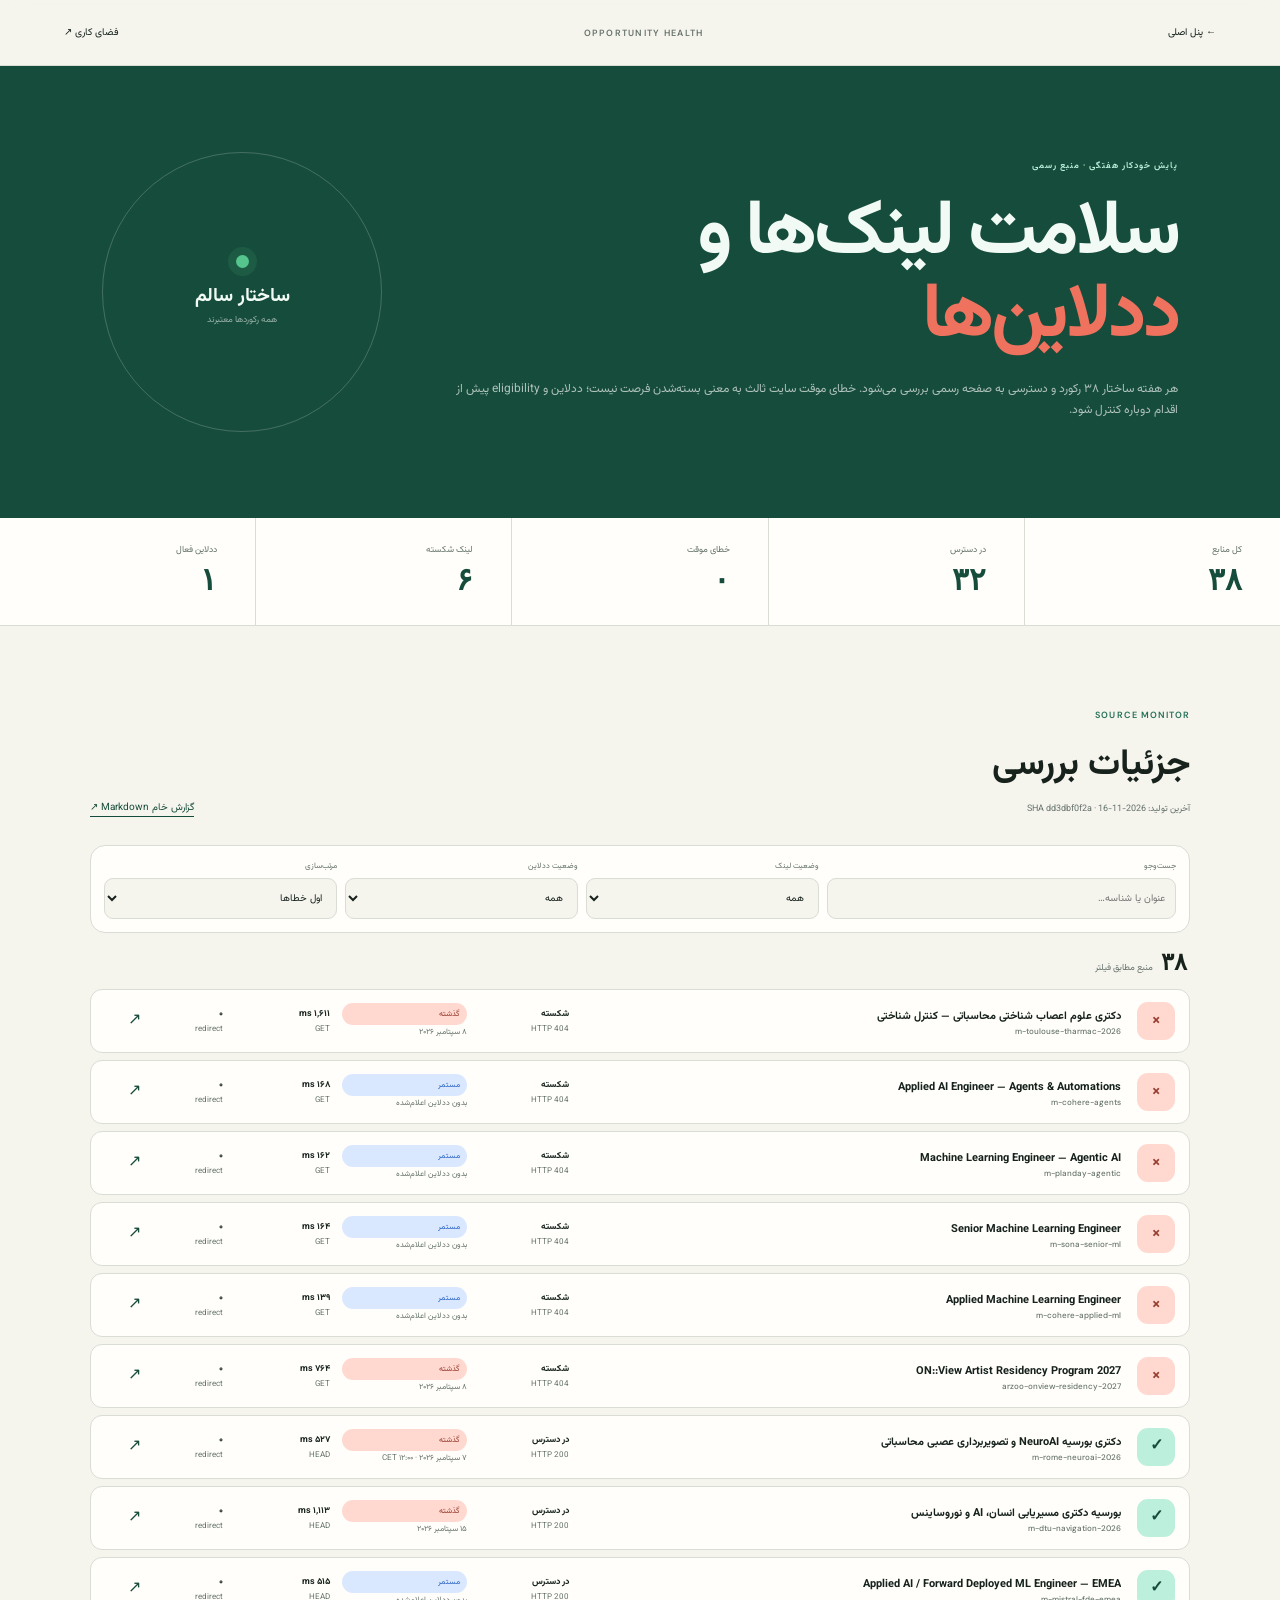
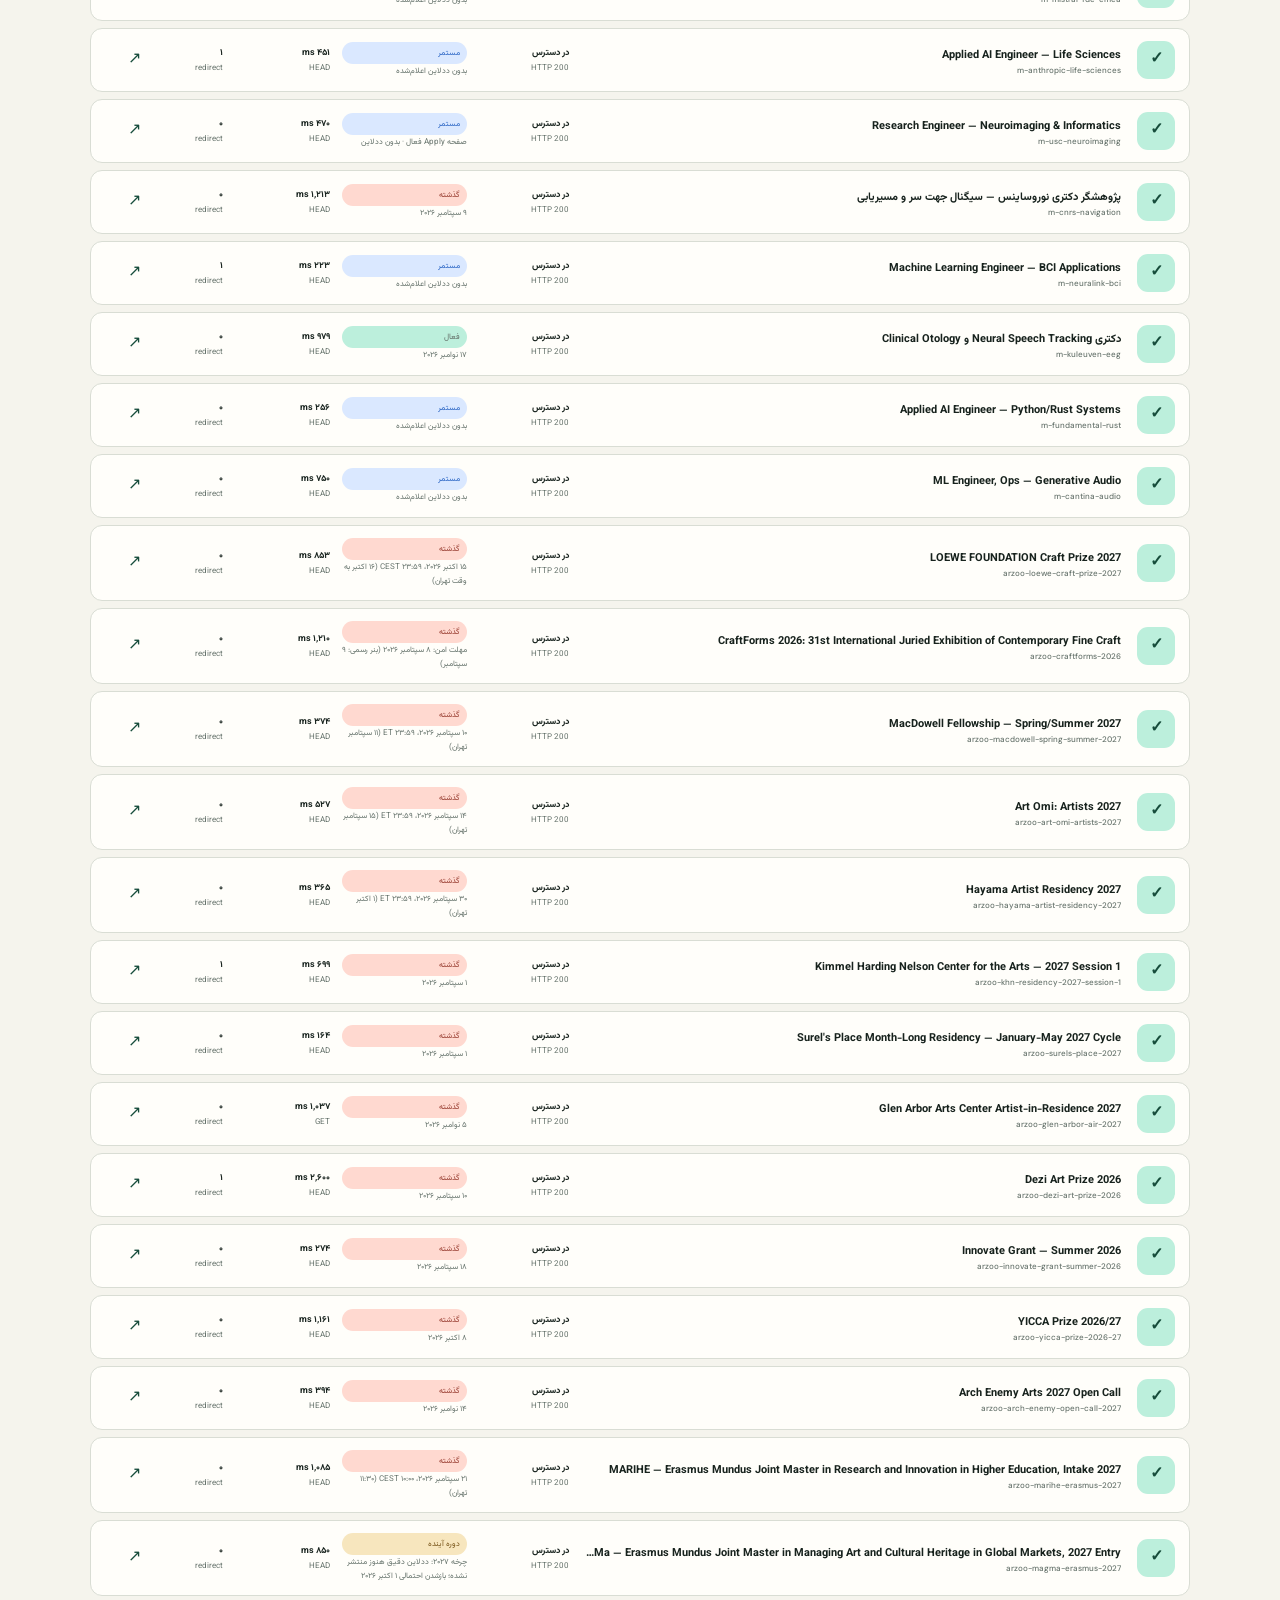
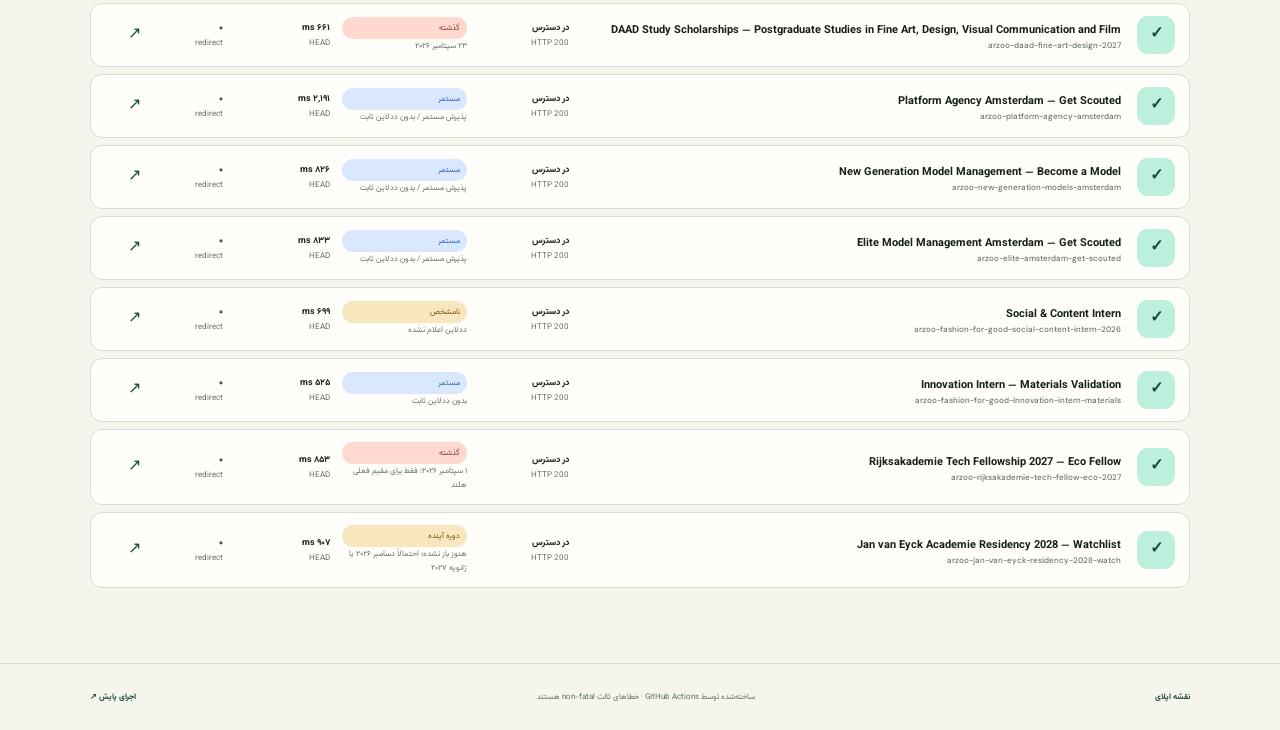
<file: health/index.html>
<!doctype html>
<html lang="fa" dir="rtl">
<head>
  <meta charset="utf-8">
  <meta name="viewport" content="width=device-width,initial-scale=1">
  <meta name="theme-color" content="#164c3b">
  <meta name="description" content="گزارش خودکار سلامت لینک‌ها و ددلاین‌های فرصت‌های نقشه اپلای">
  <title>سلامت فرصت‌ها | نقشه اپلای</title>
  <link rel="manifest" href="../manifest.webmanifest">
  <link rel="icon" href="../assets/icons/icon-192.png" type="image/png">
  <link rel="apple-touch-icon" href="../assets/icons/icon-192.png">
  <link rel="preconnect" href="https://fonts.googleapis.com">
  <link rel="preconnect" href="https://fonts.gstatic.com" crossorigin>
  <link href="https://fonts.googleapis.com/css2?family=Vazirmatn:wght@300;400;500;600;700&family=DM+Sans:wght@500;600;700&display=swap" rel="stylesheet">
  <link rel="stylesheet" href="../assets/health.css">
  <script defer src="../assets/health.js"></script>
  <script defer src="../assets/pwa.js"></script>
</head>
<body>
  <header><a href="../">← پنل اصلی</a><span>OPPORTUNITY HEALTH</span><a href="../workspace/">فضای کاری ↗</a></header>
  <main>
    <section class="health-hero">
      <div><span class="eyebrow">پایش خودکار هفتگی · منبع رسمی</span><h1>سلامت لینک‌ها و<br><em>ددلاین‌ها</em></h1><p>هر هفته ساختار ۳۸ رکورد و دسترسی به صفحه رسمی بررسی می‌شود. خطای موقت سایت ثالث به معنی بسته‌شدن فرصت نیست؛ ددلاین و eligibility پیش از اقدام دوباره کنترل شود.</p></div>
      <div id="structural-status" class="structural-status" aria-live="polite"><i></i><strong>در حال بارگذاری</strong><span>گزارش خودکار</span></div>
    </section>
    <section class="metric-grid" aria-label="خلاصه سلامت"><article><small>کل منابع</small><strong id="metric-total">—</strong></article><article><small>در دسترس</small><strong id="metric-ok">—</strong></article><article><small>خطای موقت</small><strong id="metric-transient">—</strong></article><article><small>لینک شکسته</small><strong id="metric-broken">—</strong></article><article><small>ددلاین فعال</small><strong id="metric-active">—</strong></article></section>
    <section class="health-content">
      <div class="health-heading"><div><span class="eyebrow">SOURCE MONITOR</span><h2>جزئیات بررسی</h2><p id="generated-at">—</p></div><a class="raw-link" href="../reports/opportunity-health.md">گزارش خام Markdown ↗</a></div>
      <div class="filters"><label><span>جست‌وجو</span><input id="health-search" type="search" placeholder="عنوان یا شناسه…"></label><label><span>وضعیت لینک</span><select id="result-filter"><option value="all">همه</option><option value="ok">در دسترس</option><option value="transient">موقت/timeout</option><option value="broken">شکسته</option><option value="restricted">محدود</option></select></label><label><span>وضعیت ددلاین</span><select id="deadline-health-filter"><option value="all">همه</option><option value="active">فعال</option><option value="rolling">مستمر</option><option value="upcoming">آینده</option><option value="expired">گذشته</option><option value="unknown">نامشخص</option></select></label><label><span>مرتب‌سازی</span><select id="health-sort"><option value="status">اول خطاها</option><option value="deadline">نزدیک‌ترین ددلاین</option><option value="speed">کندترین پاسخ</option></select></label></div>
      <div class="result-line"><strong id="health-count">۰</strong><span>منبع مطابق فیلتر</span></div>
      <div id="health-list" class="health-list" aria-live="polite"></div>
      <div id="health-error" class="health-error" hidden><h2>گزارش بارگذاری نشد</h2><p>فایل گزارش هنوز تولید نشده یا اتصال موقتاً در دسترس نیست.</p><a href="../reports/opportunity-health.json">بازکردن JSON خام</a></div>
    </section>
  </main>
  <footer><a href="../">نقشه اپلای</a><span>ساخته‌شده توسط GitHub Actions · خطاهای ثالث non-fatal هستند</span><a href="https://github.com/online6731/apply-opportunity-panel/actions" target="_blank" rel="noreferrer">اجرای پایش ↗</a></footer>
</body>
</html>
</file>
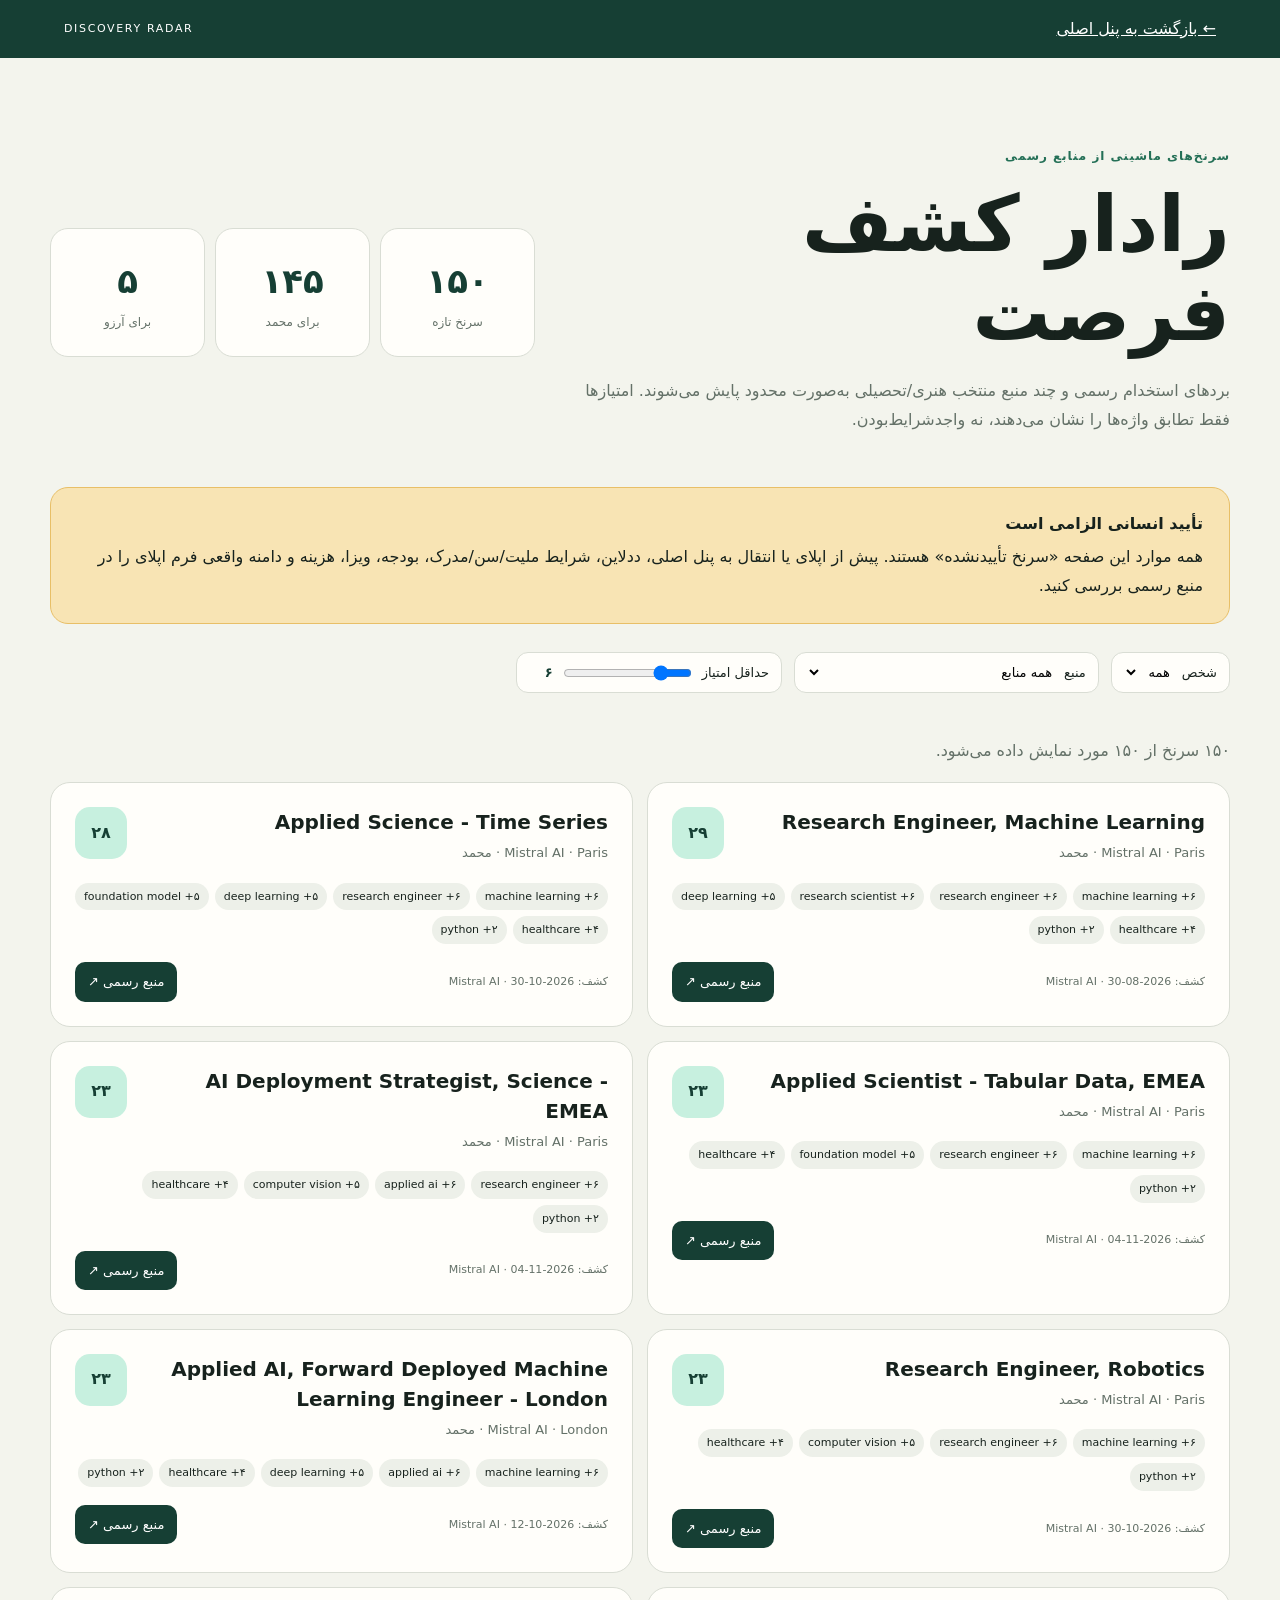
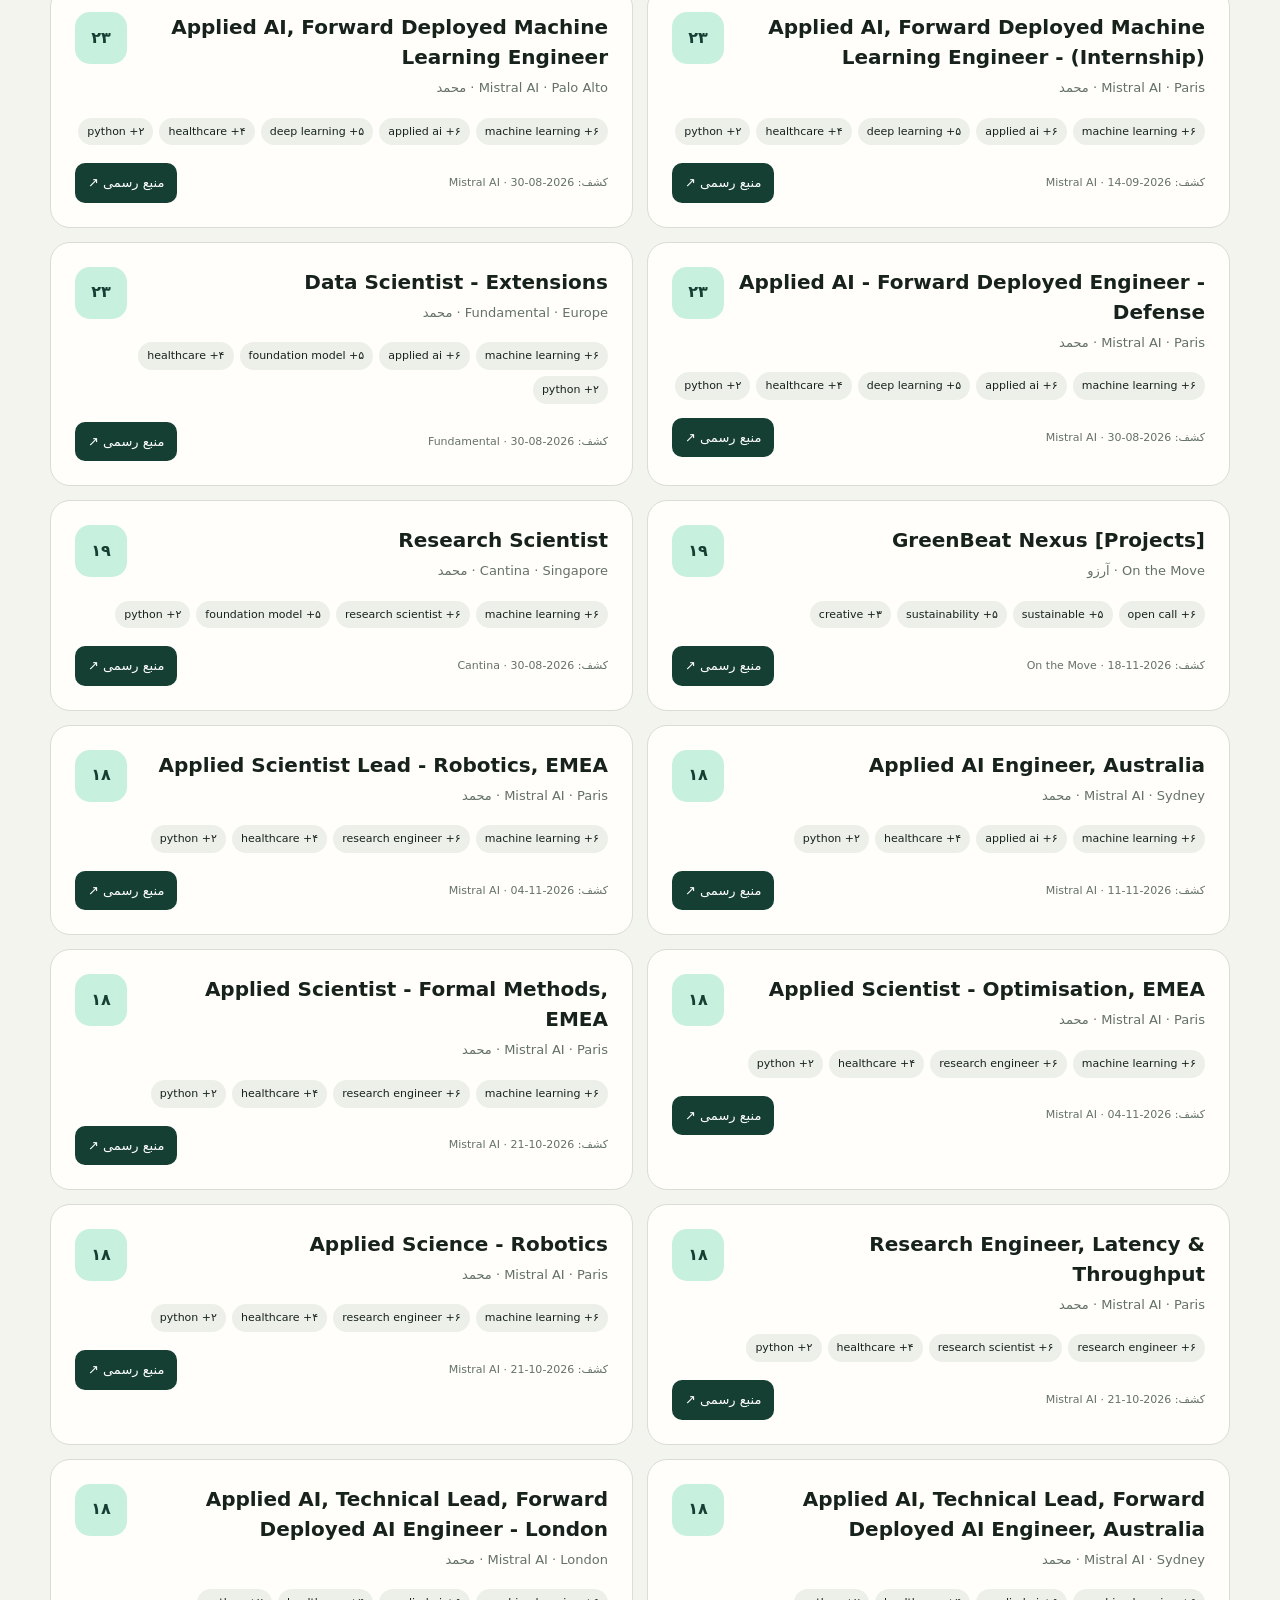
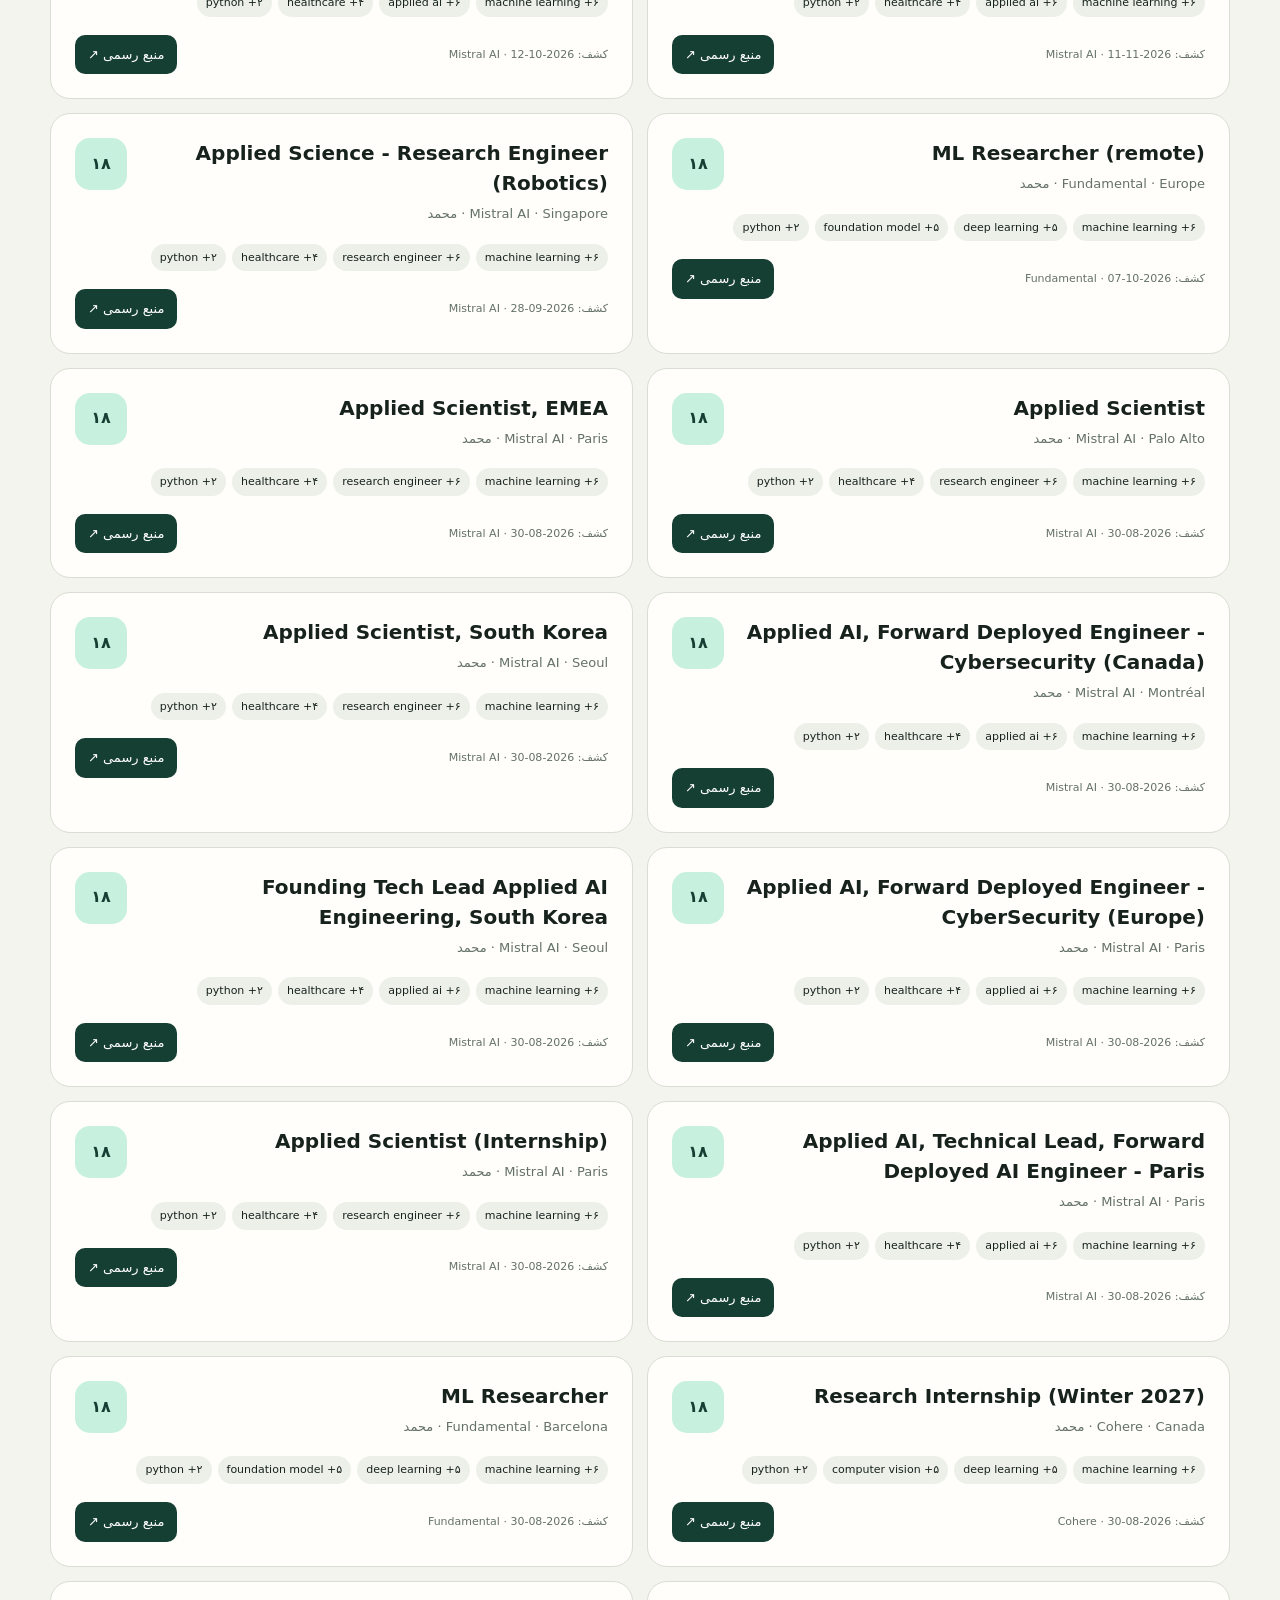
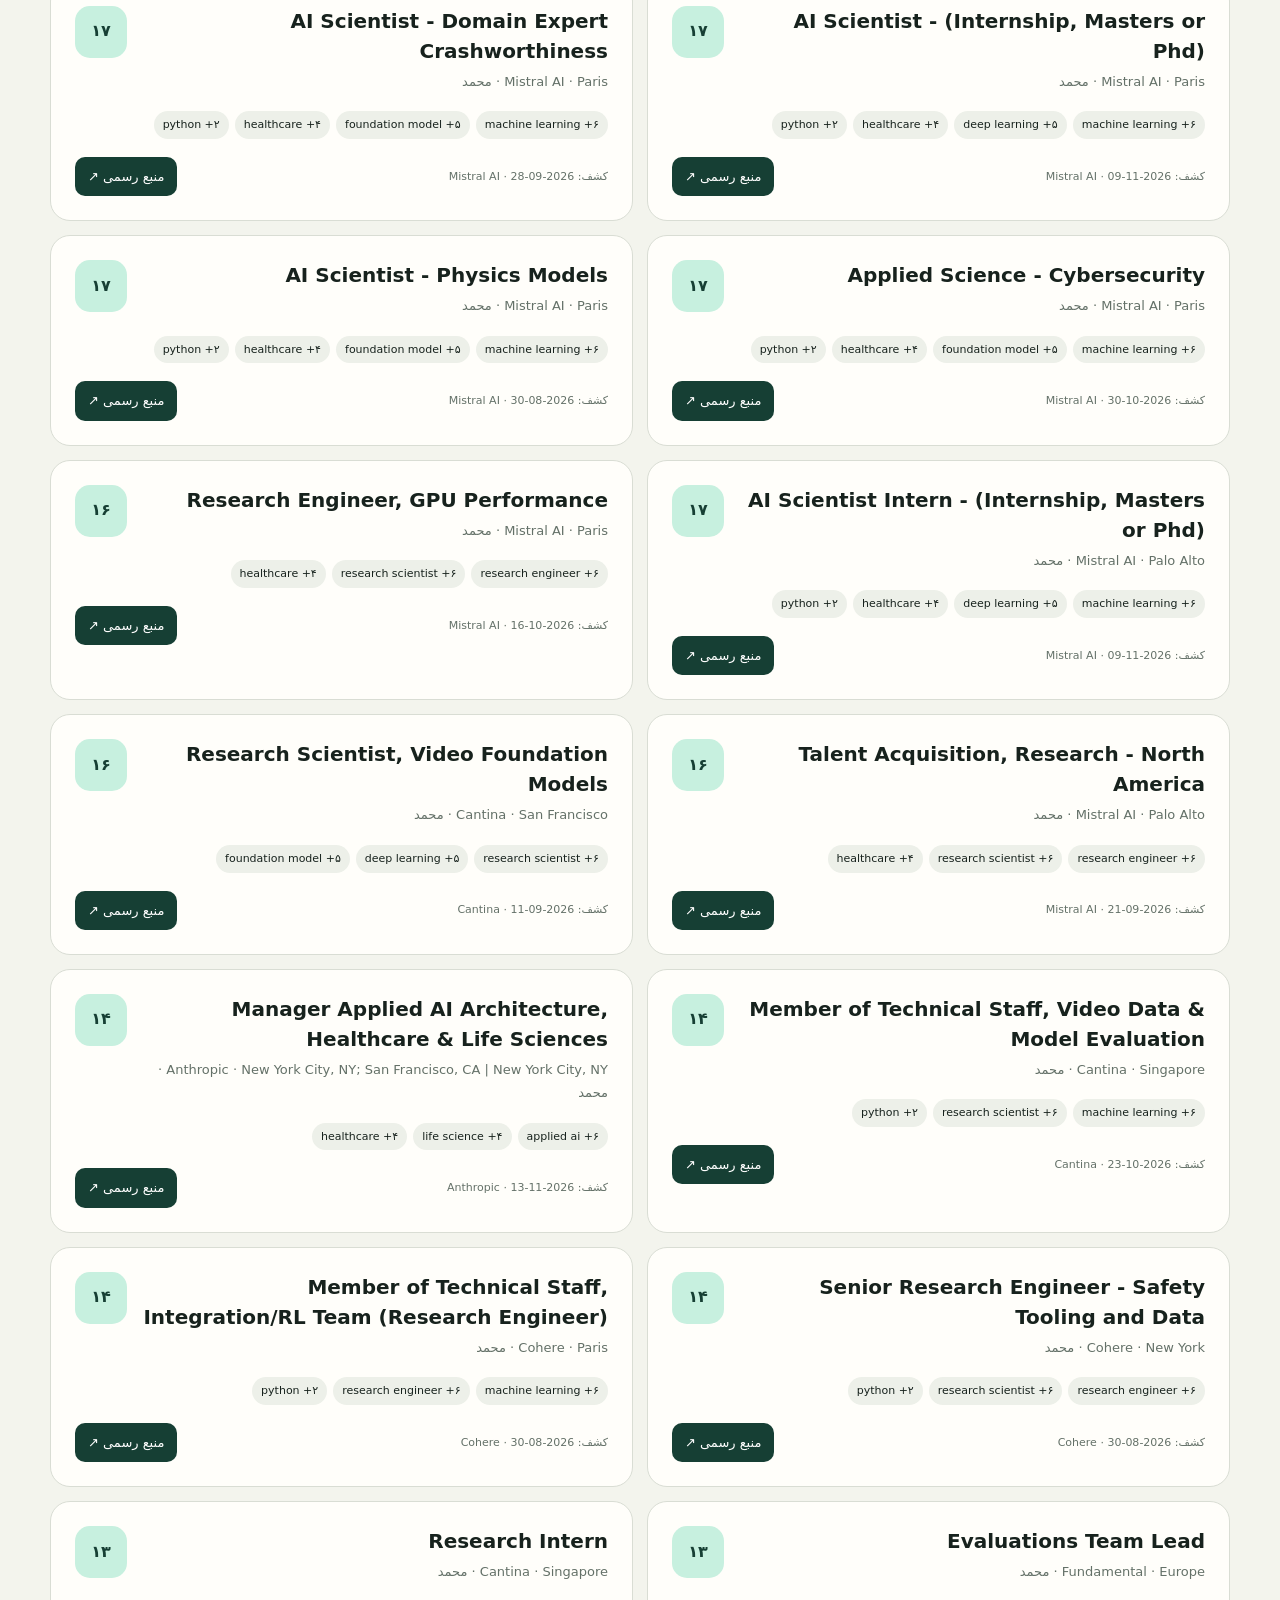
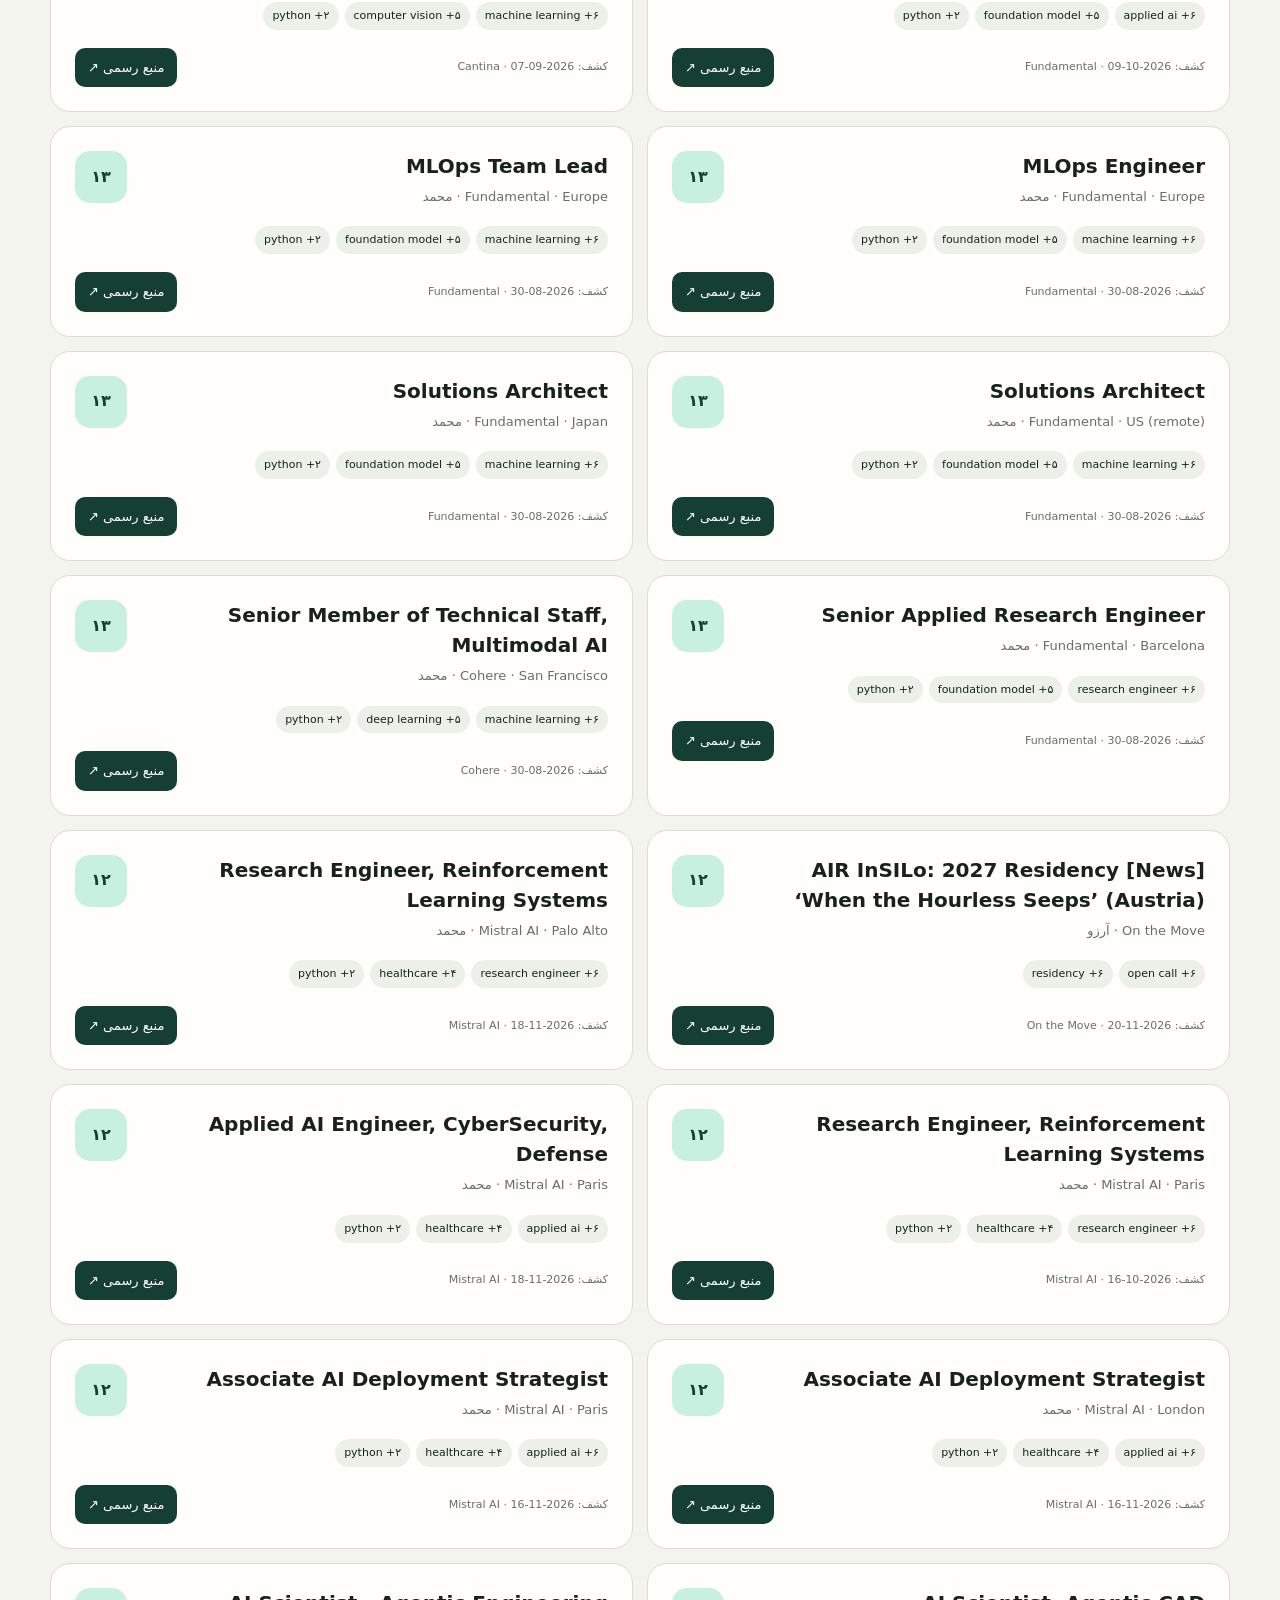
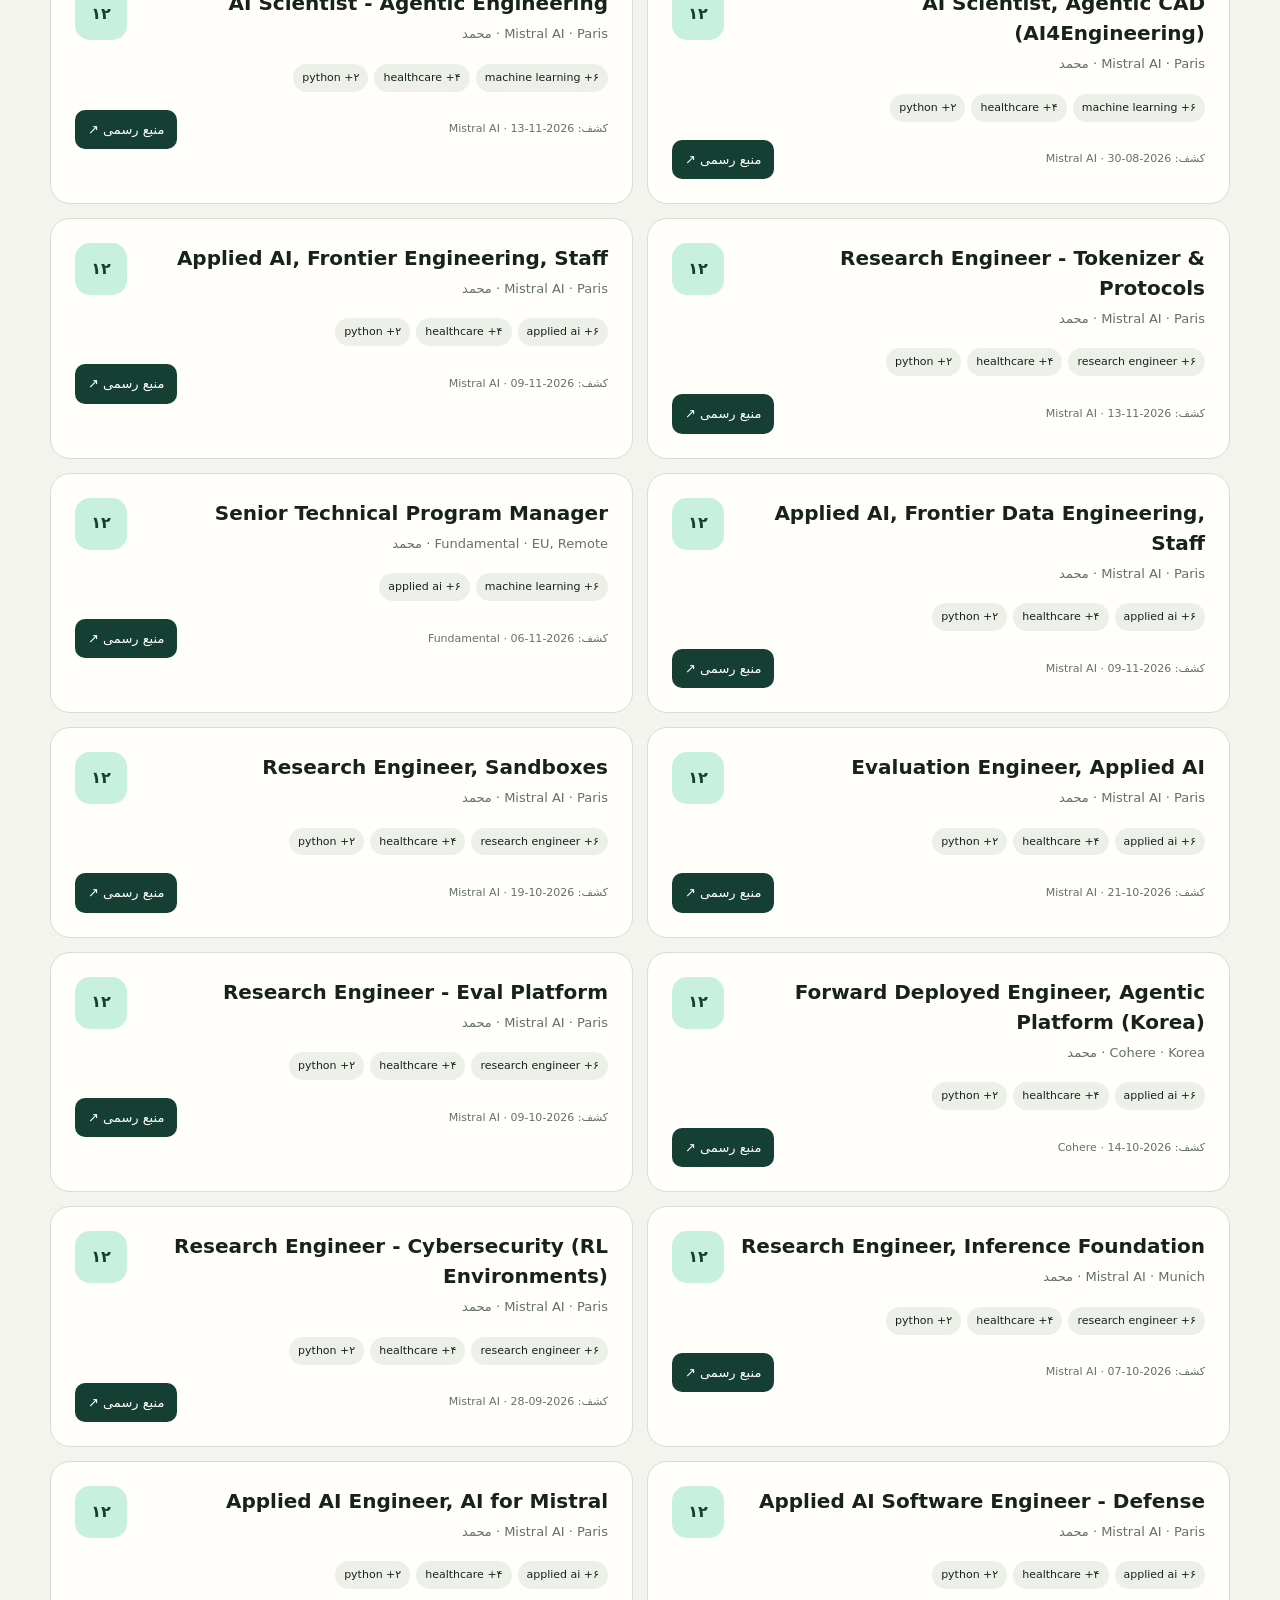
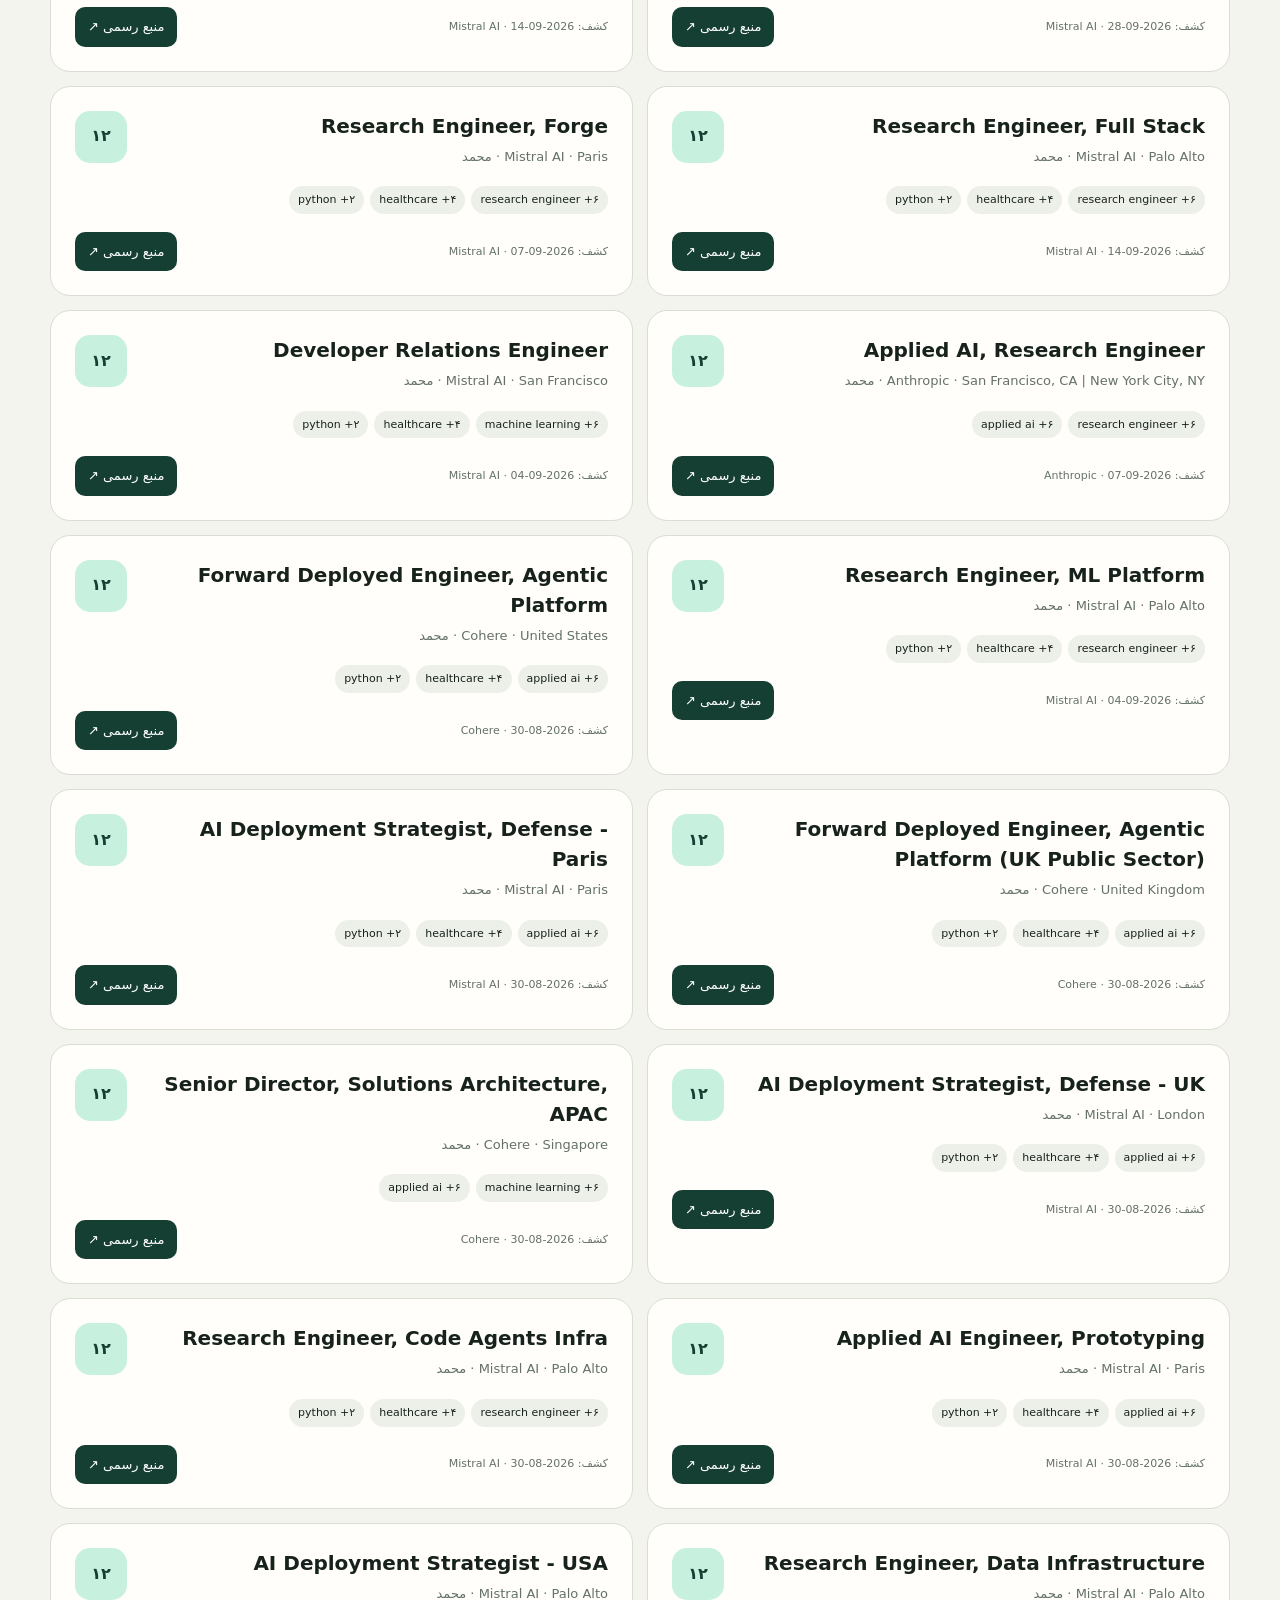
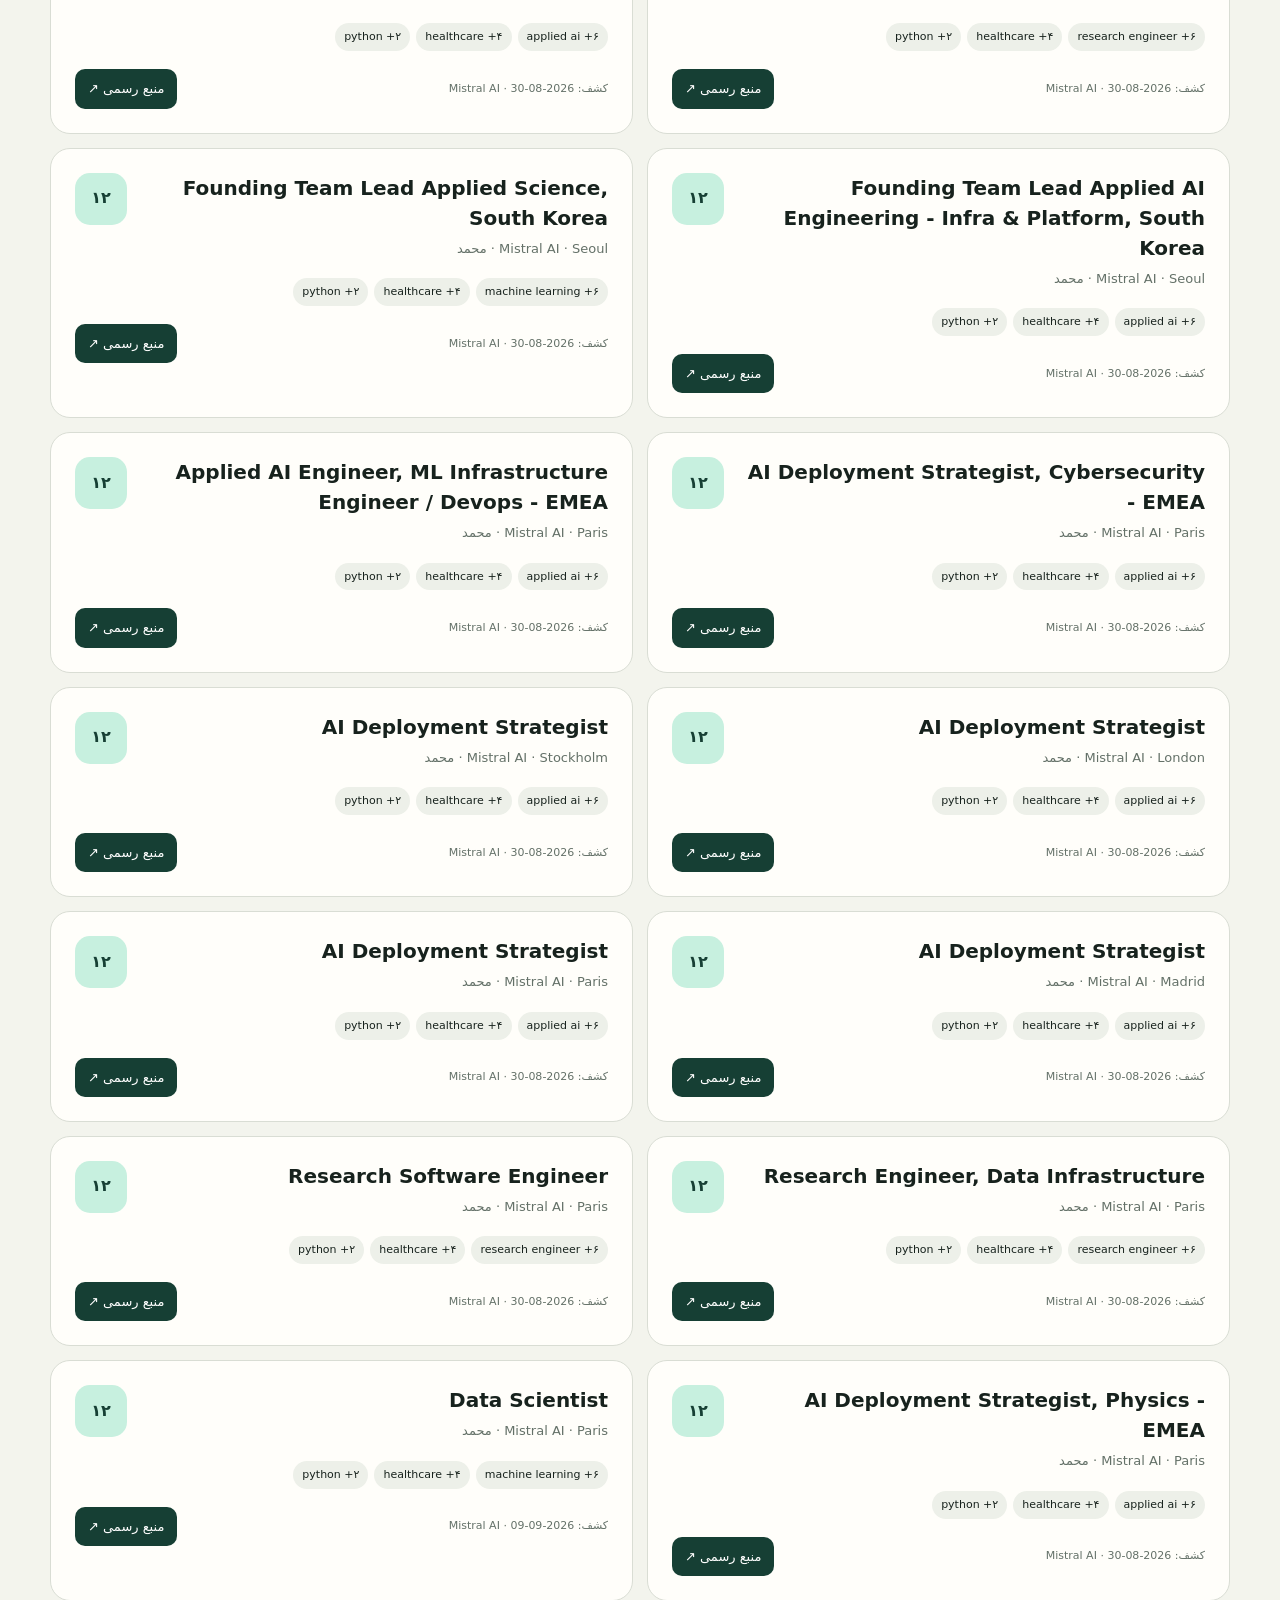
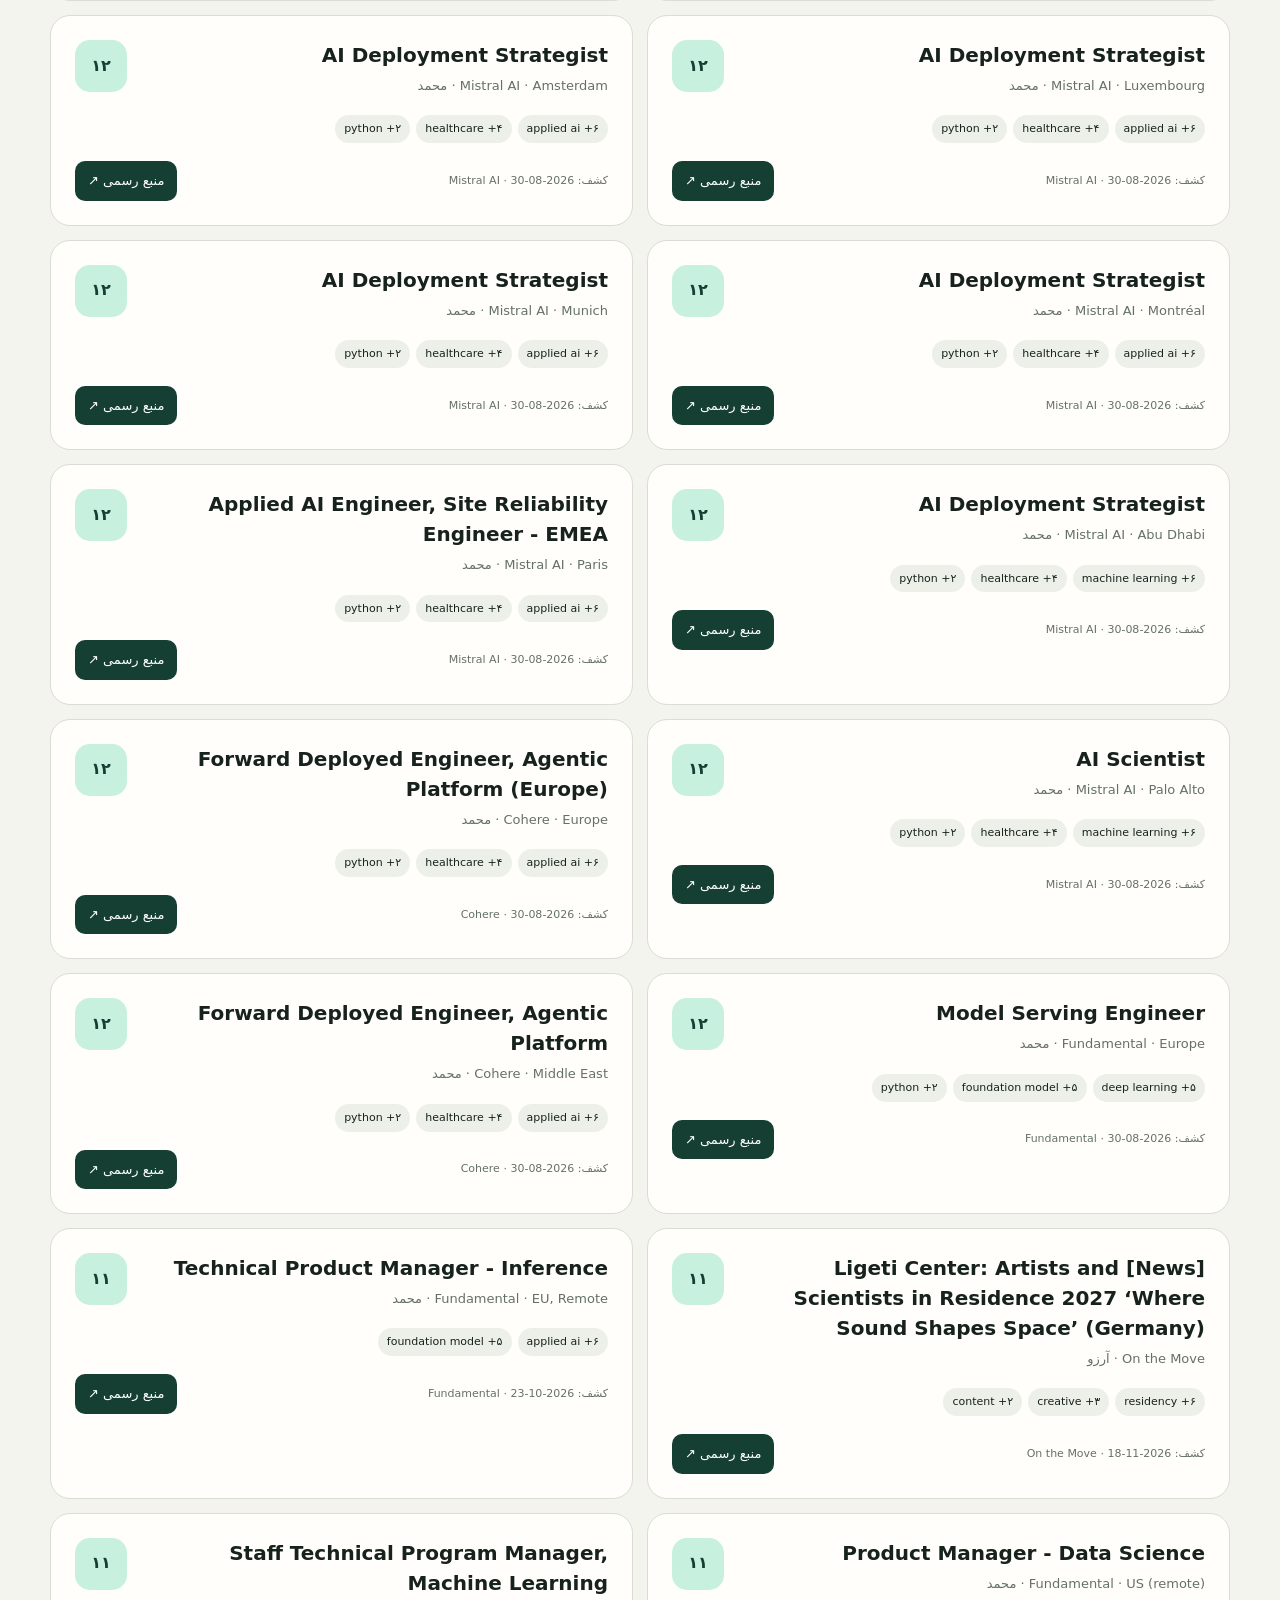
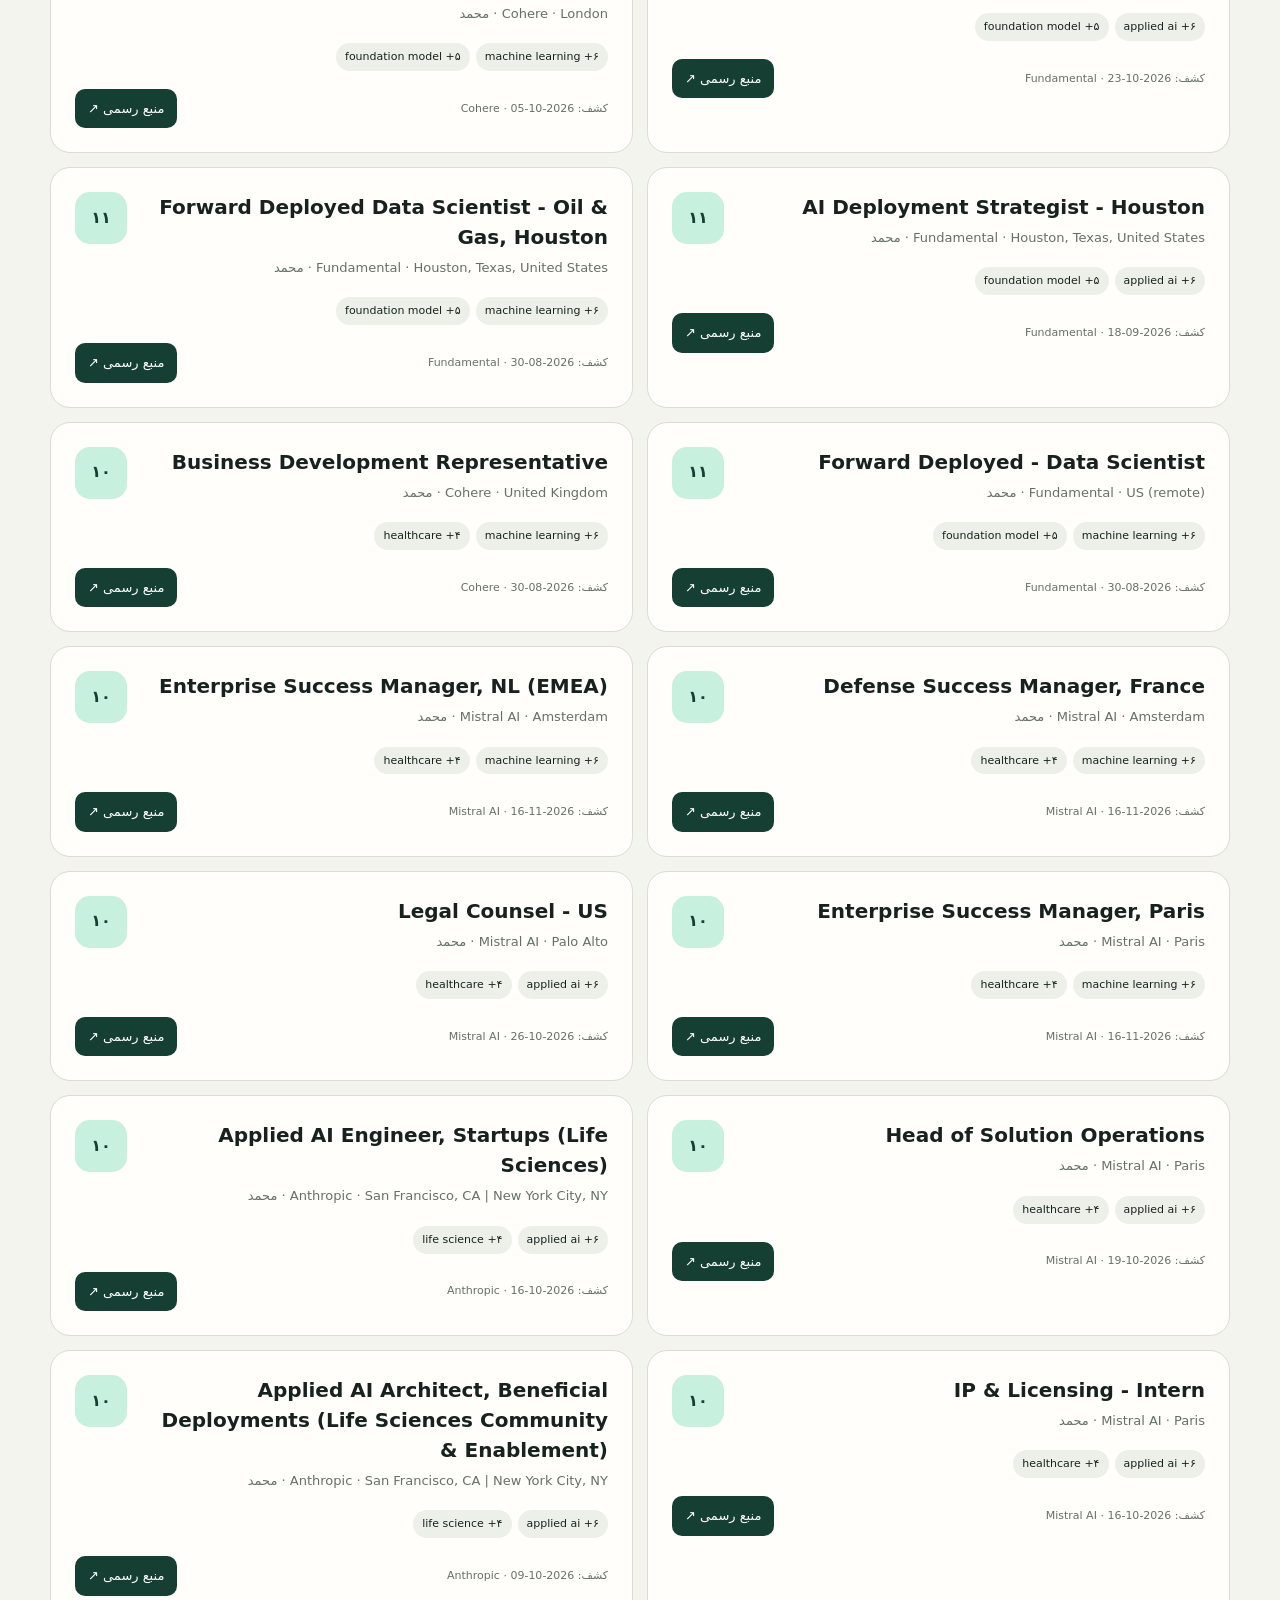
<file: radar/index.html>
<!doctype html>
<html lang="fa" dir="rtl">
<head>
  <meta charset="utf-8">
  <meta name="viewport" content="width=device-width,initial-scale=1">
  <meta name="theme-color" content="#163f34">
  <title>رادار کشف فرصت | نقشه اپلای</title>
  <link rel="manifest" href="../manifest.webmanifest">
  <link rel="icon" href="../assets/icons/icon-192.png" type="image/png">
  <link rel="apple-touch-icon" href="../assets/icons/icon-192.png">
  <link rel="stylesheet" href="../assets/radar.css">
  <script defer src="../assets/radar.js"></script>
  <script defer src="../assets/pwa.js"></script>
</head>
<body>
  <header class="topbar"><a href="../">← بازگشت به پنل اصلی</a><span>DISCOVERY RADAR</span></header>
  <main>
    <section class="hero">
      <div><p class="eyebrow">سرنخ‌های ماشینی از منابع رسمی</p><h1>رادار کشف فرصت</h1><p>بردهای استخدام رسمی و چند منبع منتخب هنری/تحصیلی به‌صورت محدود پایش می‌شوند. امتیازها فقط تطابق واژه‌ها را نشان می‌دهند، نه واجدشرایط‌بودن.</p></div>
      <div class="metrics"><article><b id="candidate-count">—</b><span>سرنخ تازه</span></article><article><b id="mohammad-count">—</b><span>برای محمد</span></article><article><b id="arzoo-count">—</b><span>برای آرزو</span></article></div>
    </section>
    <aside class="warning"><strong>تأیید انسانی الزامی است</strong><p>همه موارد این صفحه «سرنخ تأییدنشده» هستند. پیش از اپلای یا انتقال به پنل اصلی، ددلاین، شرایط ملیت/سن/مدرک، بودجه، ویزا، هزینه و دامنه واقعی فرم اپلای را در منبع رسمی بررسی کنید.</p></aside>
    <section class="controls" aria-label="فیلترها">
      <label>شخص<select id="person-filter"><option value="all">همه</option><option value="mohammad">محمد</option><option value="arzoo">آرزو</option></select></label>
      <label>منبع<select id="source-filter"><option value="all">همه منابع</option></select></label>
      <label>حداقل امتیاز<input id="score-filter" type="range" min="0" max="30" value="6"><output id="score-output">۶</output></label>
    </section>
    <p id="status" role="status">در حال دریافت گزارش…</p>
    <section id="candidate-list" class="candidate-list" aria-label="سرنخ‌ها"></section>
    <section class="watch"><div><p class="eyebrow">SOURCE WATCH</p><h2>وضعیت منابع</h2></div><div id="source-list" class="source-list"></div></section>
  </main>
  <footer><span>داده‌ها ممکن است قدیمی یا ناقص باشند.</span><a href="../">پنل فرصت‌های تأییدشده ←</a></footer>
</body>
</html>
</file>
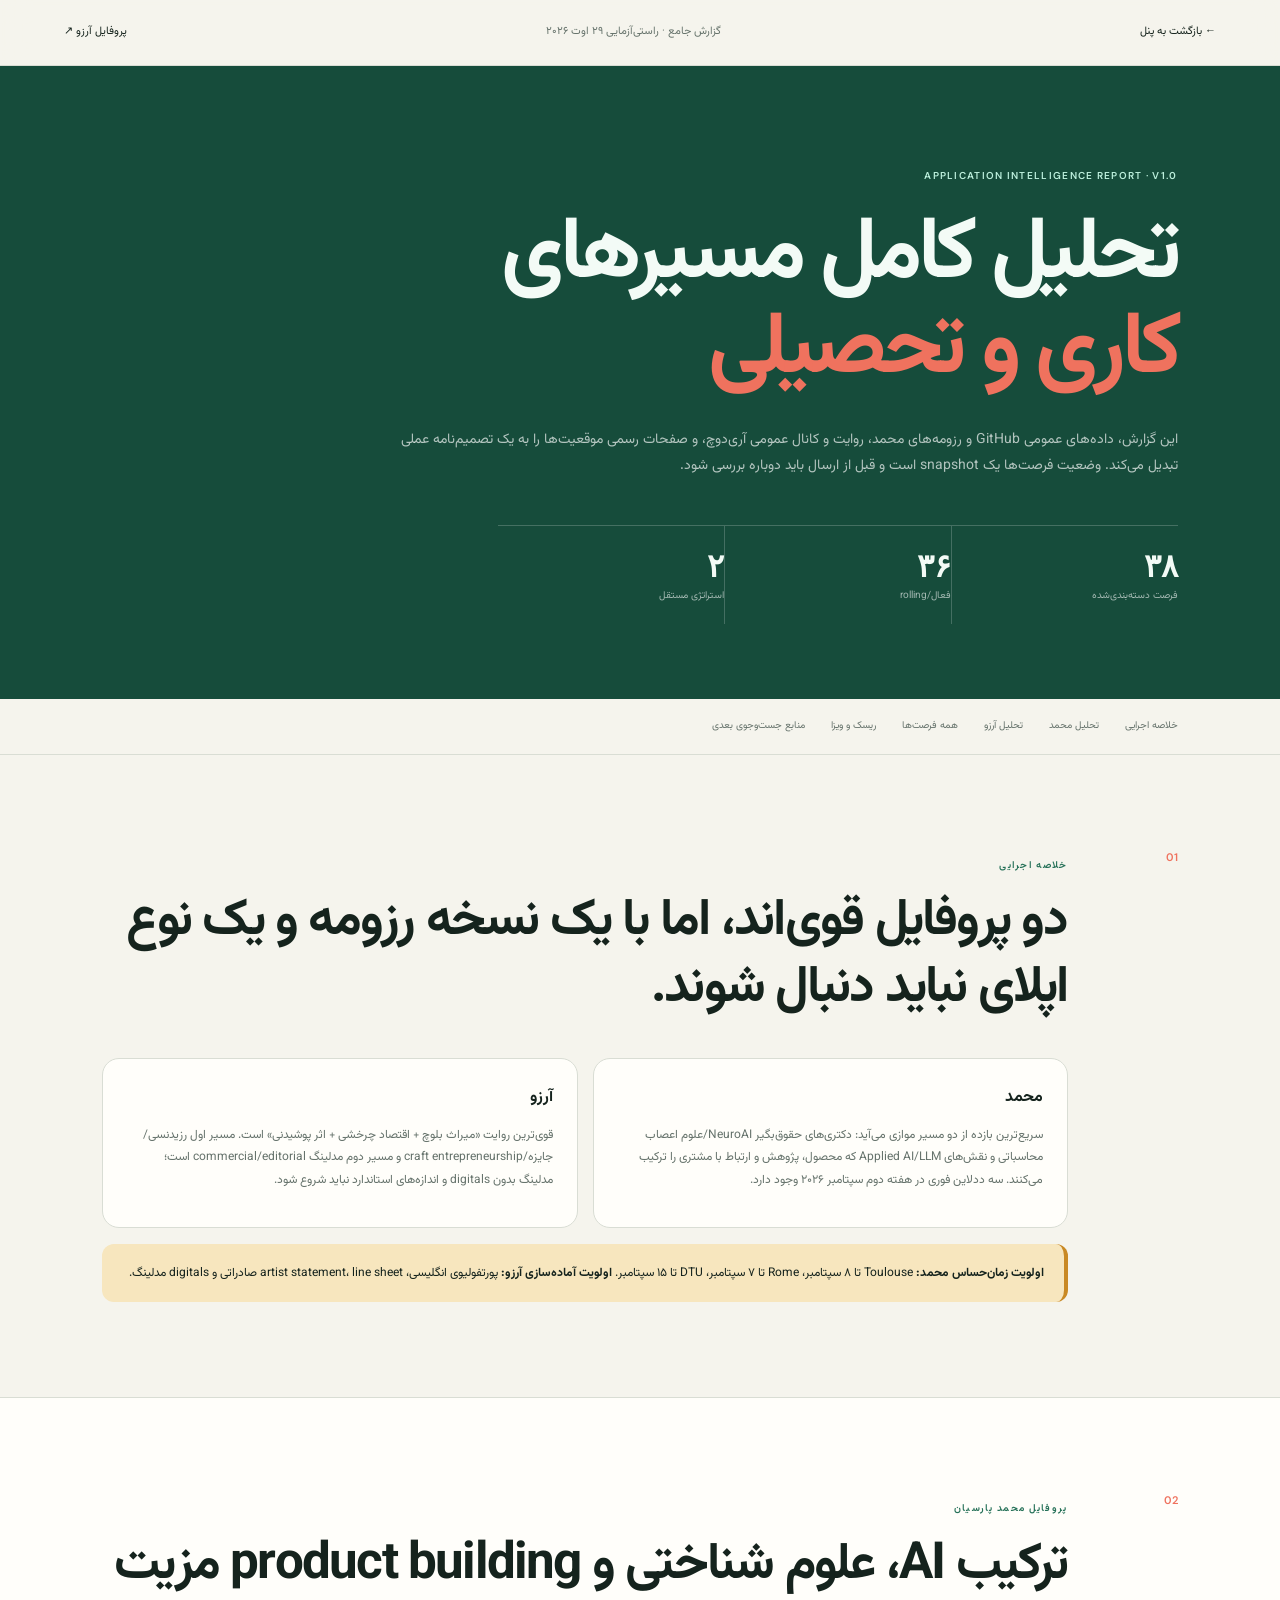
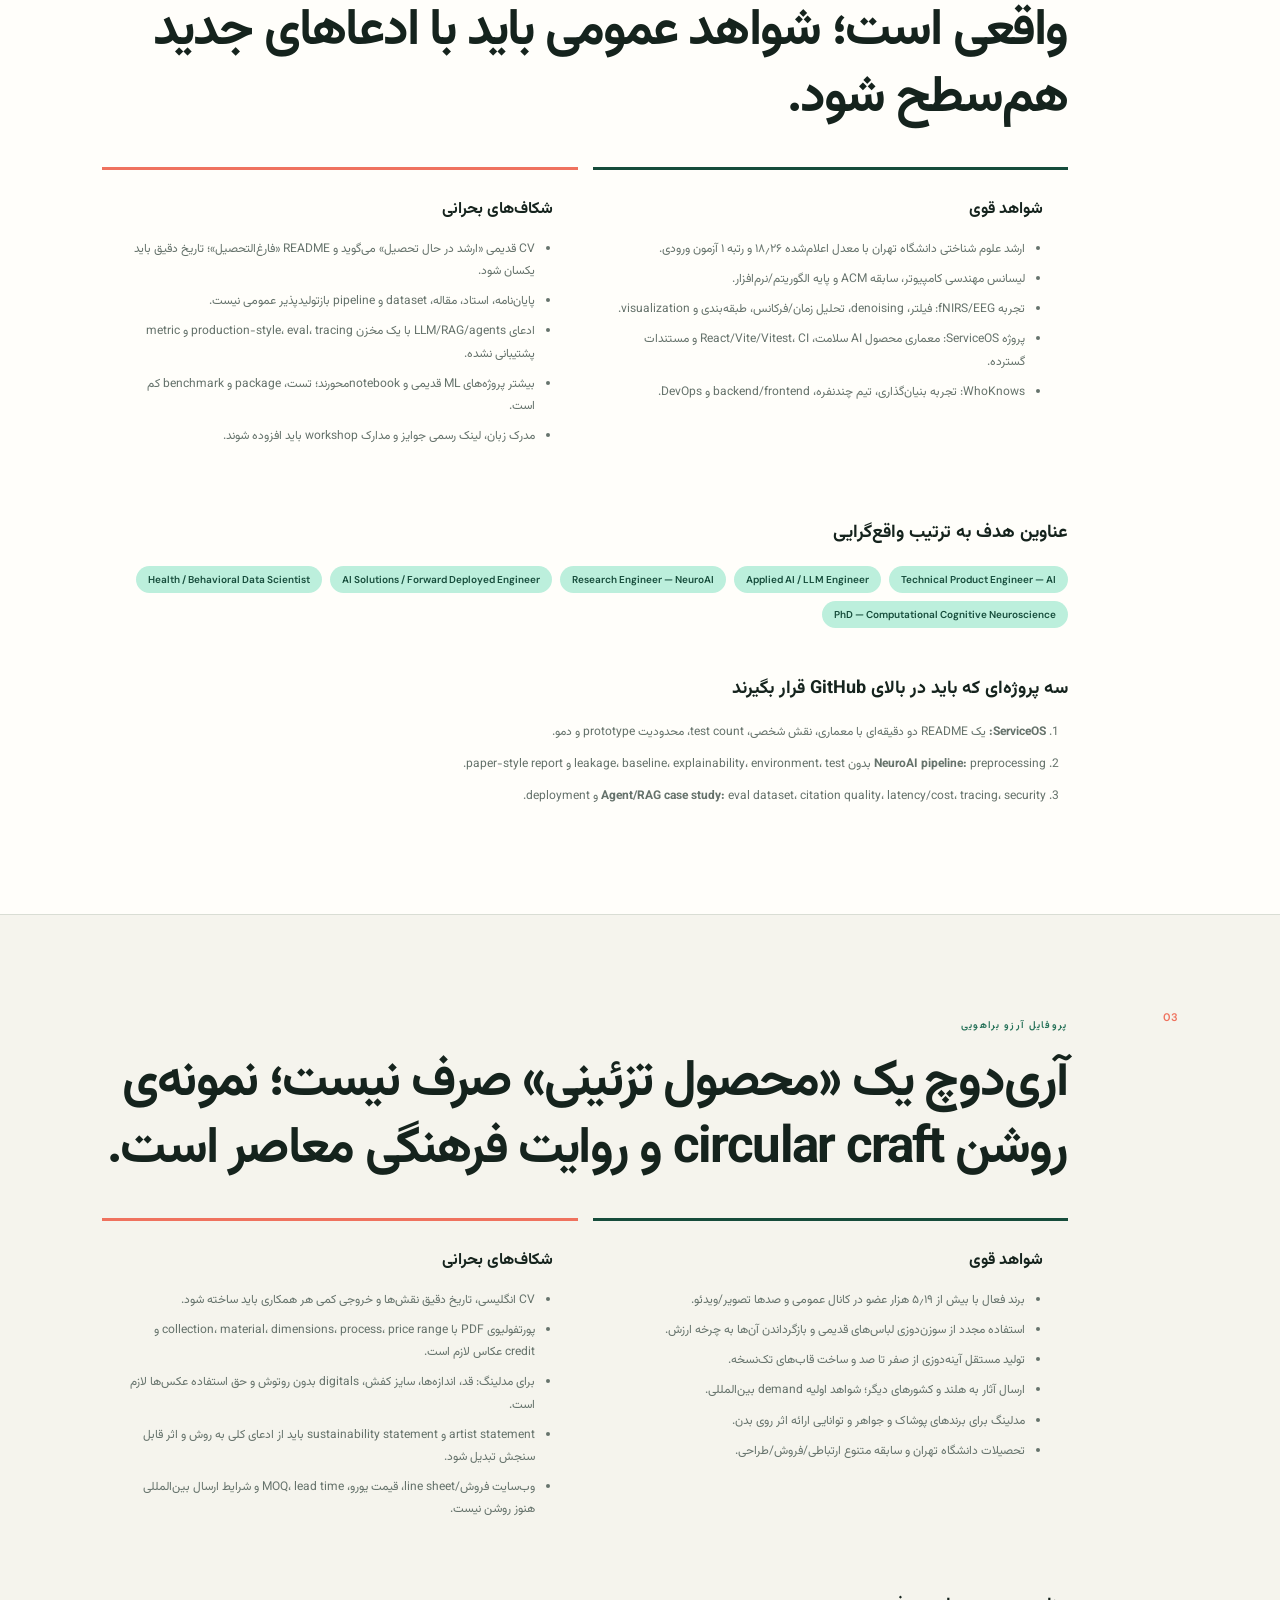
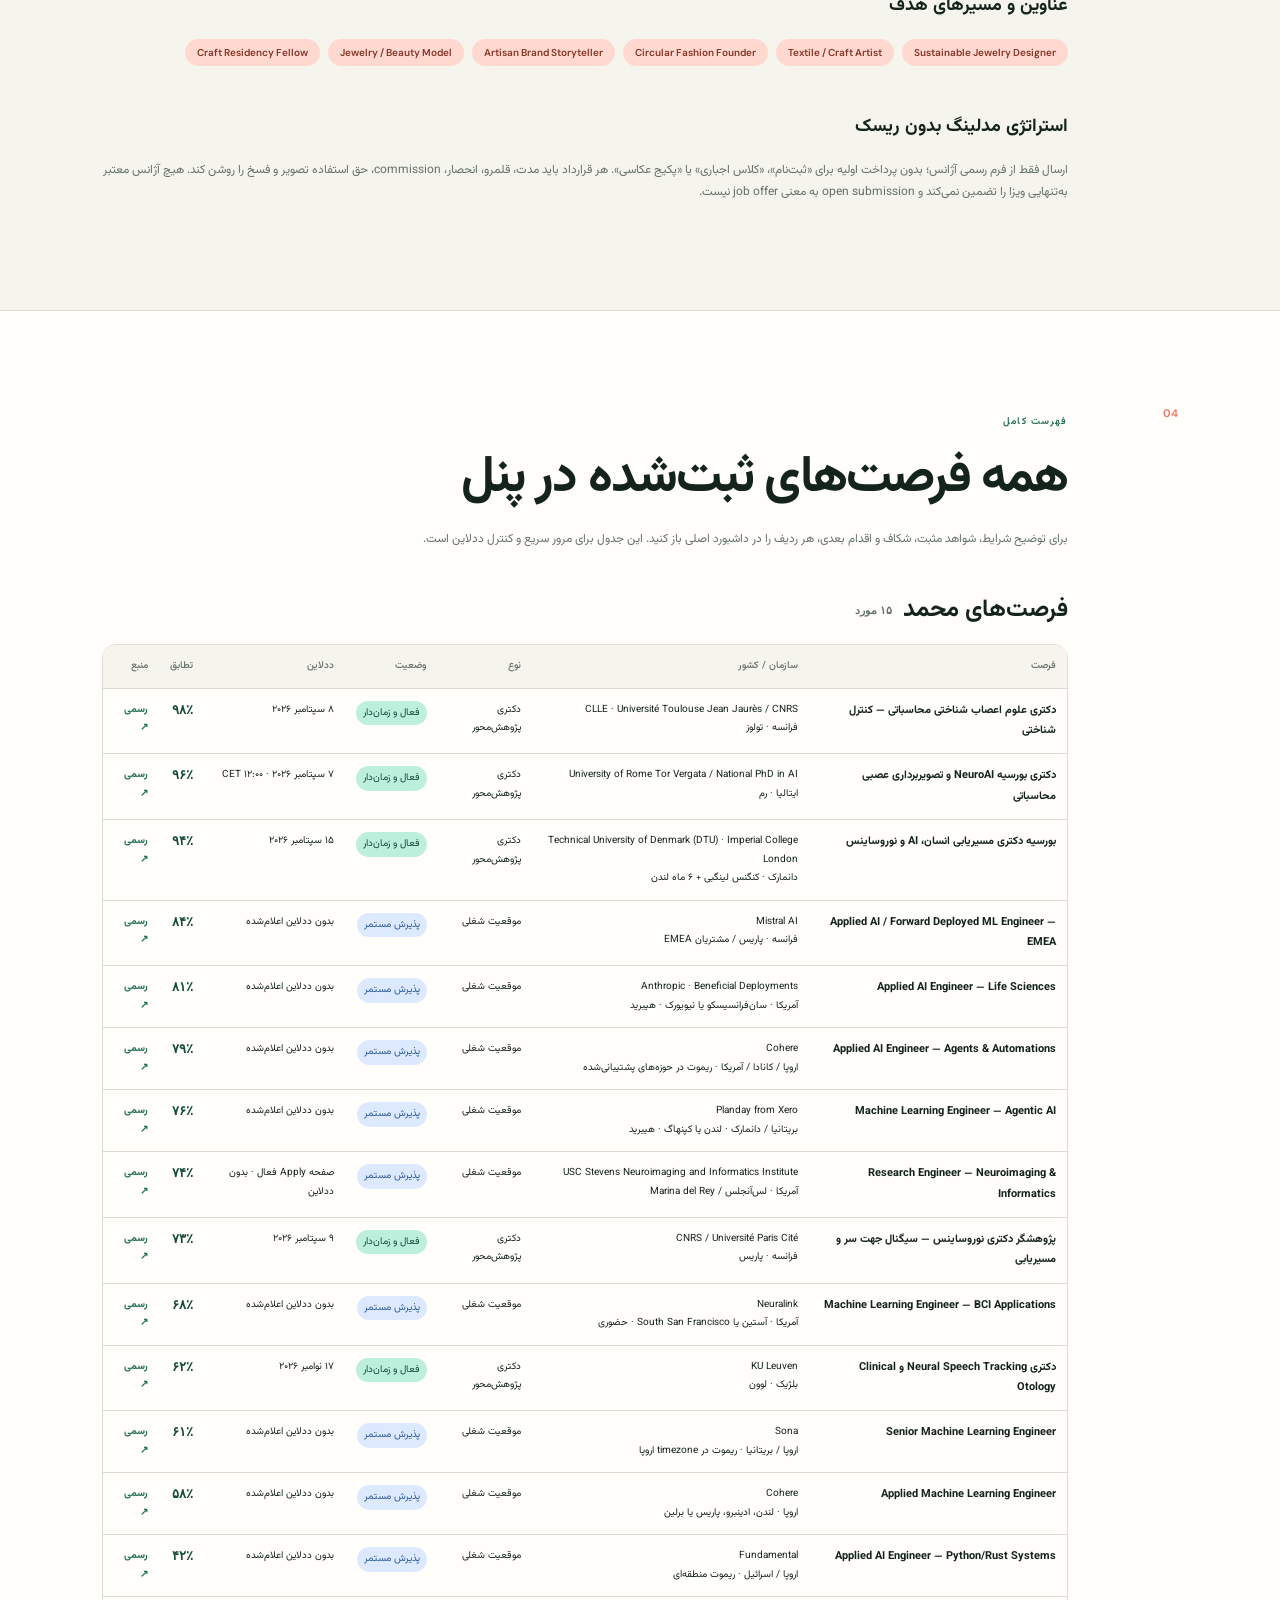
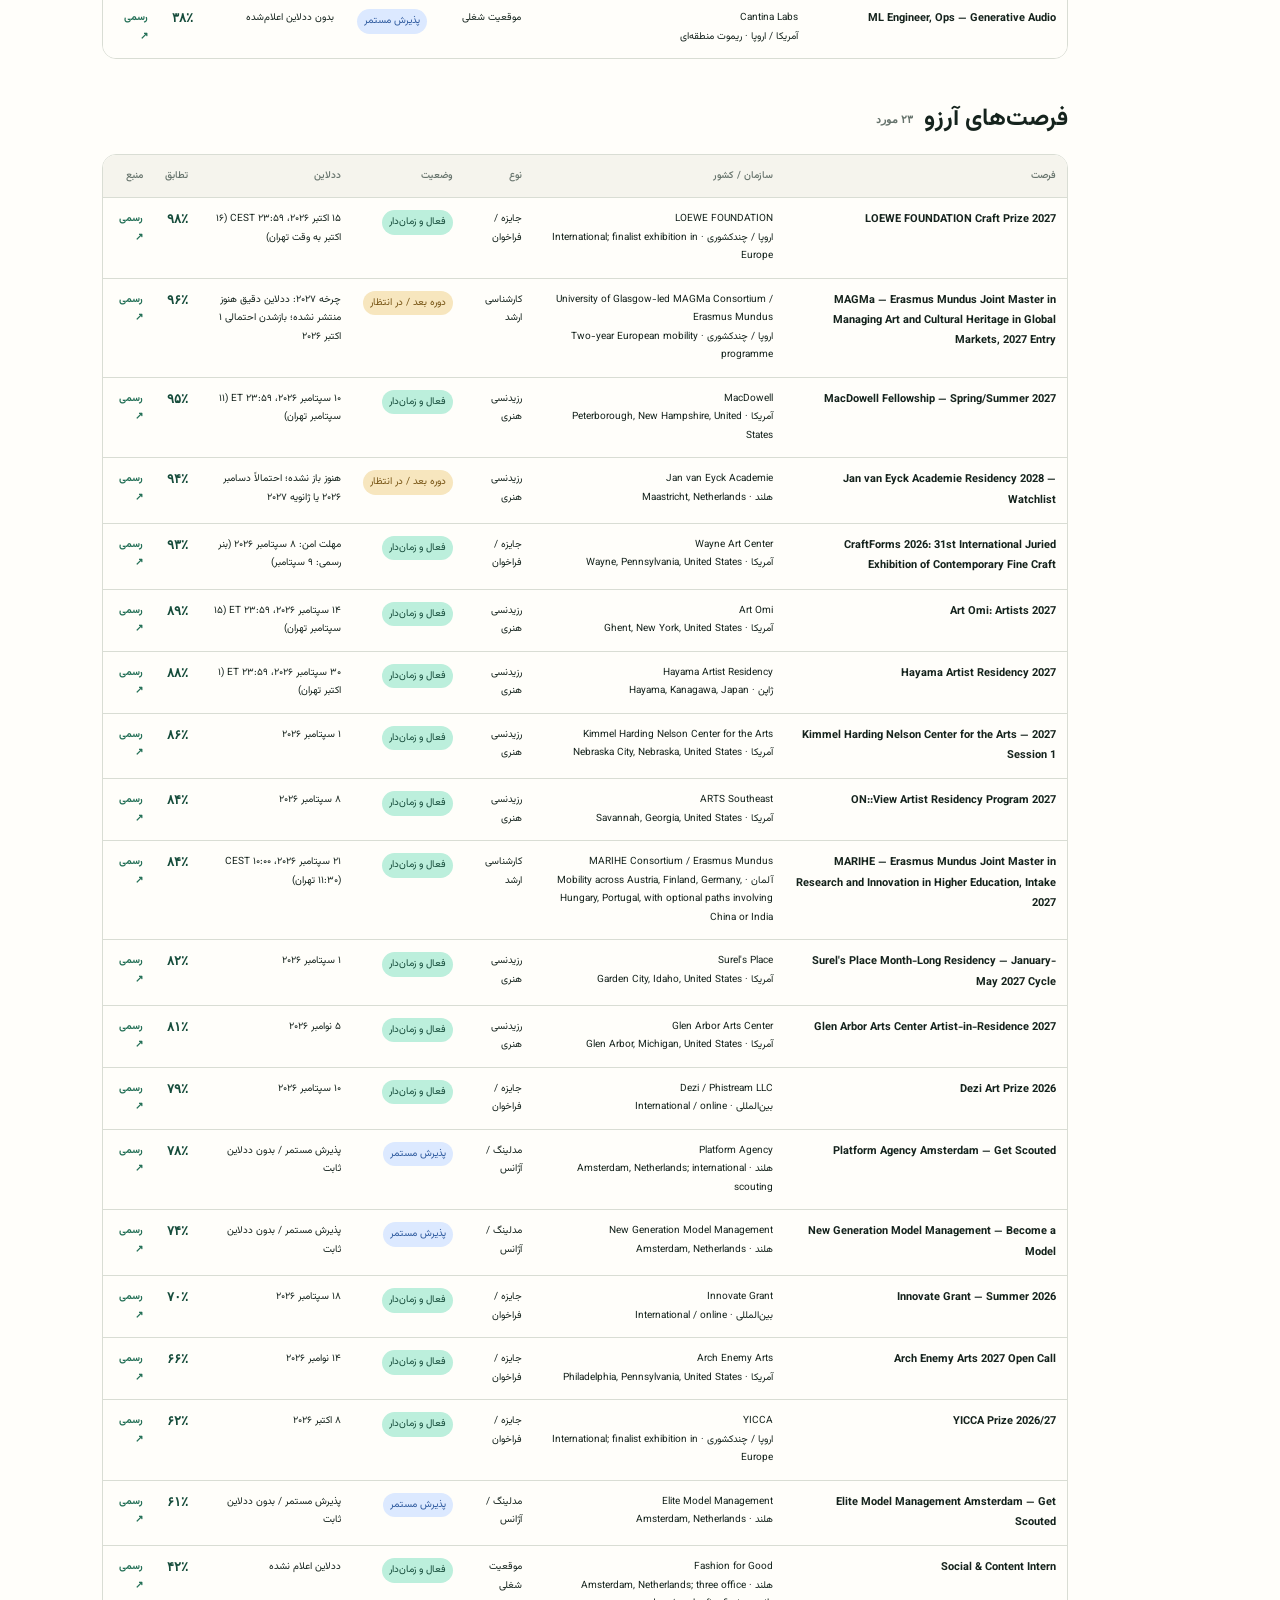
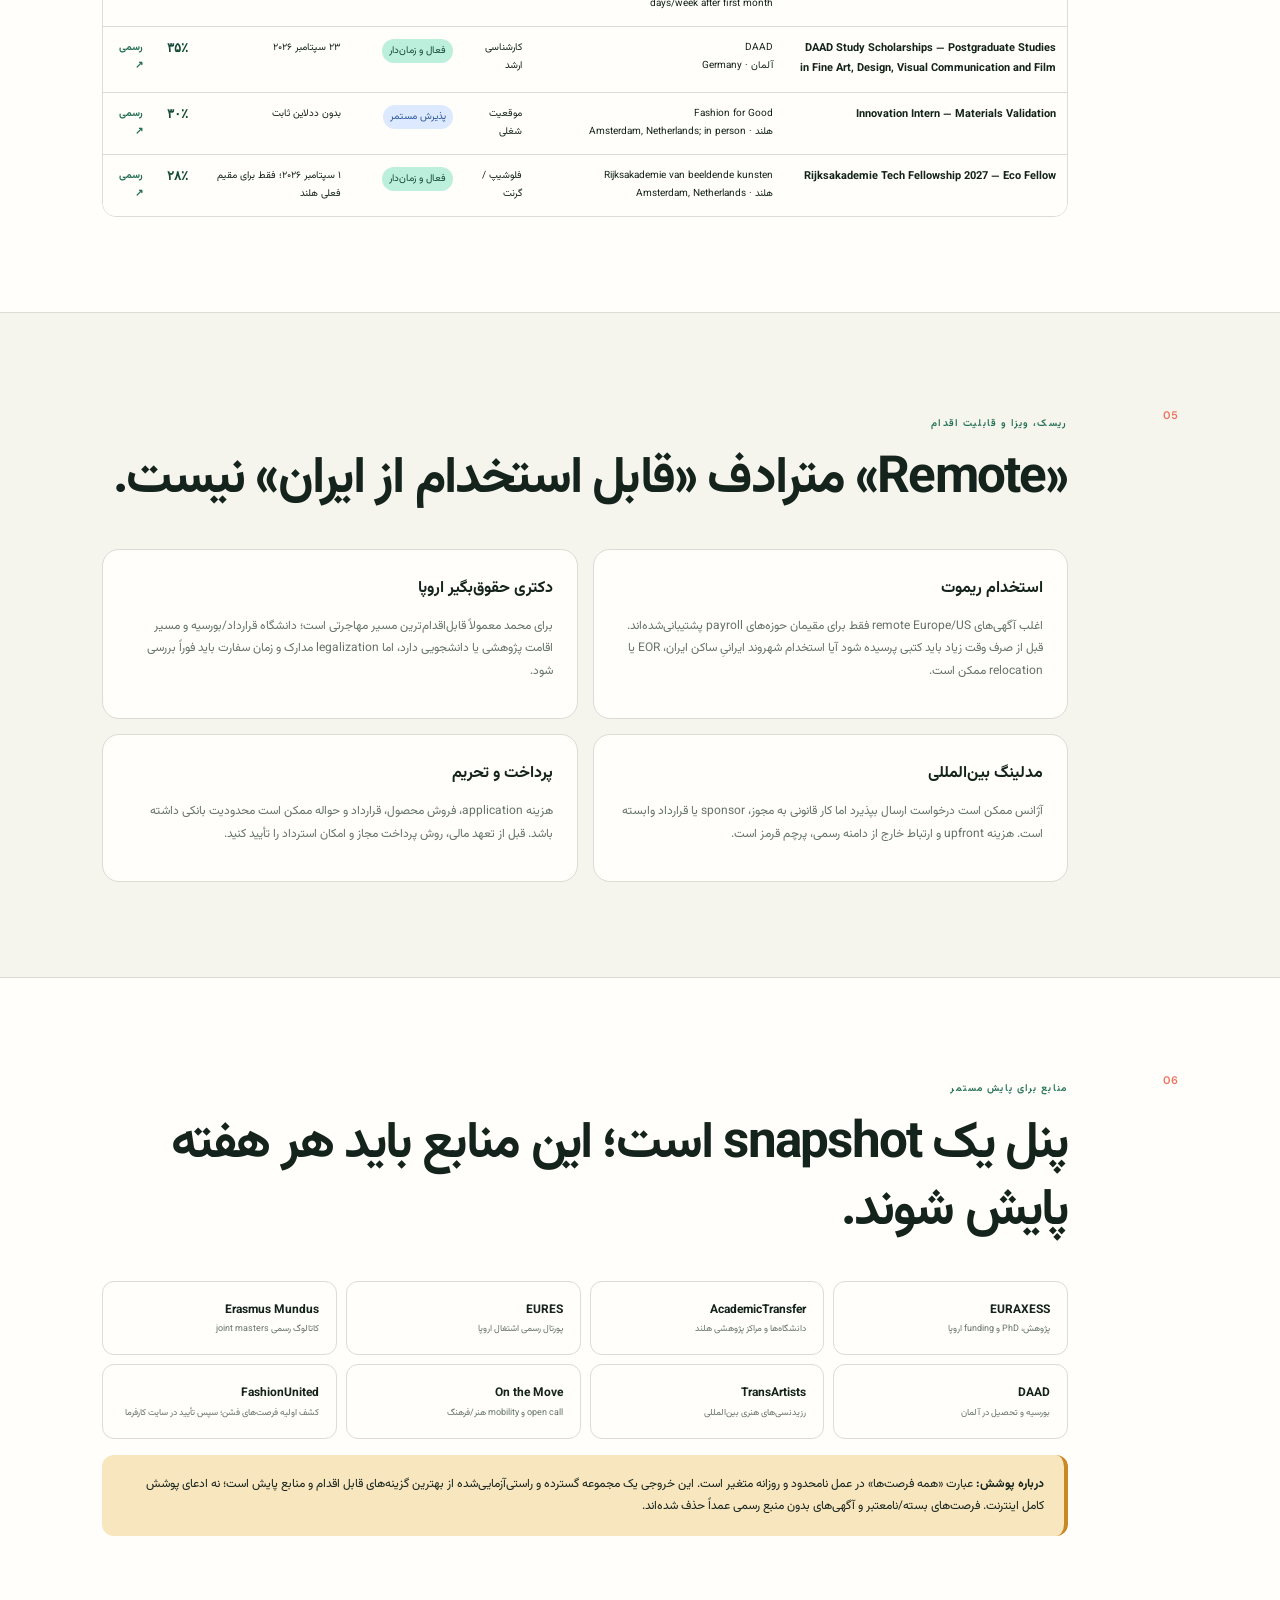
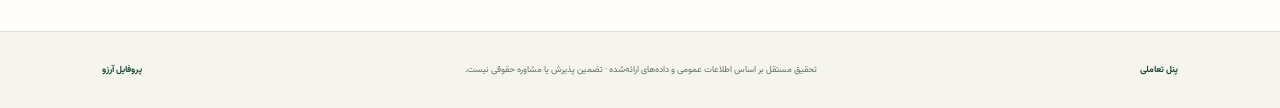
<file: report/index.html>
<!doctype html>
<html lang="fa" dir="rtl">
<head>
  <meta charset="utf-8">
  <meta name="viewport" content="width=device-width, initial-scale=1">
  <meta name="theme-color" content="#164c3b">
  <meta name="description" content="گزارش جامع تحلیل پروفایل و فرصت‌های اپلای محمد پارسیان و آرزو براهویی">
  <title>گزارش جامع اپلای | محمد و آرزو</title>
  <link rel="manifest" href="../manifest.webmanifest">
  <link rel="icon" href="../assets/icons/icon-192.png" type="image/png">
  <link rel="apple-touch-icon" href="../assets/icons/icon-192.png">
  <link rel="preconnect" href="https://fonts.googleapis.com">
  <link rel="preconnect" href="https://fonts.gstatic.com" crossorigin>
  <link href="https://fonts.googleapis.com/css2?family=Vazirmatn:wght@300;400;500;600;700;800&family=DM+Sans:wght@400;500;600;700&display=swap" rel="stylesheet">
  <link rel="stylesheet" href="../assets/report.css">
  <script defer src="../data/opportunities.js"></script>
  <script defer src="../data/deadlines.js"></script>
  <script defer src="../assets/report.js"></script>
  <script defer src="../assets/pwa.js"></script>
</head>
<body>
  <header class="report-nav"><a href="../">← بازگشت به پنل</a><span>گزارش جامع · راستی‌آزمایی ۲۹ اوت ۲۰۲۶</span><a href="../arzoo/">پروفایل آرزو ↗</a></header>
  <main>
    <section class="report-hero">
      <span class="kicker">APPLICATION INTELLIGENCE REPORT · V1.0</span>
      <h1>تحلیل کامل مسیرهای<br><em>کاری و تحصیلی</em></h1>
      <p>این گزارش، داده‌های عمومی GitHub و رزومه‌های محمد، روایت و کانال عمومی آری‌دوچ، و صفحات رسمی موقعیت‌ها را به یک تصمیم‌نامه عملی تبدیل می‌کند. وضعیت فرصت‌ها یک snapshot است و قبل از ارسال باید دوباره بررسی شود.</p>
      <div class="report-stats"><article><strong id="report-total">—</strong><span>فرصت دسته‌بندی‌شده</span></article><article><strong id="report-open">—</strong><span>فعال/rolling</span></article><article><strong>۲</strong><span>استراتژی مستقل</span></article></div>
    </section>

    <nav class="report-toc" aria-label="فهرست گزارش"><a href="#executive">خلاصه اجرایی</a><a href="#mohammad">تحلیل محمد</a><a href="#arzoo">تحلیل آرزو</a><a href="#opportunity-report">همه فرصت‌ها</a><a href="#risk">ریسک و ویزا</a><a href="#sources">منابع جست‌وجوی بعدی</a></nav>

    <section id="executive" class="report-section">
      <div class="section-index">01</div><div class="section-copy"><span class="kicker">خلاصه اجرایی</span><h2>دو پروفایل قوی‌اند، اما با یک نسخه رزومه و یک نوع اپلای نباید دنبال شوند.</h2>
      <div class="insight-grid"><article><h3>محمد</h3><p>سریع‌ترین بازده از دو مسیر موازی می‌آید: دکتری‌های حقوق‌بگیر NeuroAI/علوم اعصاب محاسباتی و نقش‌های Applied AI/LLM که محصول، پژوهش و ارتباط با مشتری را ترکیب می‌کنند. سه ددلاین فوری در هفته دوم سپتامبر ۲۰۲۶ وجود دارد.</p></article><article><h3>آرزو</h3><p>قوی‌ترین روایت «میراث بلوچ + اقتصاد چرخشی + اثر پوشیدنی» است. مسیر اول رزیدنسی/جایزه/craft entrepreneurship و مسیر دوم مدلینگ commercial/editorial است؛ مدلینگ بدون digitals و اندازه‌های استاندارد نباید شروع شود.</p></article></div>
      <div class="priority-callout"><strong>اولویت زمان‌حساس محمد:</strong> Toulouse تا ۸ سپتامبر، Rome تا ۷ سپتامبر، DTU تا ۱۵ سپتامبر. <strong>اولویت آماده‌سازی آرزو:</strong> پورتفولیوی انگلیسی، artist statement، line sheet صادراتی و digitals مدلینگ.</div></div>
    </section>

    <section id="mohammad" class="report-section alt">
      <div class="section-index">02</div><div class="section-copy"><span class="kicker">پروفایل محمد پارسیان</span><h2>ترکیب AI، علوم شناختی و product building مزیت واقعی است؛ شواهد عمومی باید با ادعاهای جدید هم‌سطح شود.</h2>
      <div class="two-col"><div><h3>شواهد قوی</h3><ul><li>ارشد علوم شناختی دانشگاه تهران با معدل اعلام‌شده ۱۸٫۲۶ و رتبه ۱ آزمون ورودی.</li><li>لیسانس مهندسی کامپیوتر، سابقه ACM و پایه الگوریتم/نرم‌افزار.</li><li>تجربه fNIRS/EEG: فیلتر، denoising، تحلیل زمان/فرکانس، طبقه‌بندی و visualization.</li><li>پروژه ServiceOS: معماری محصول AI سلامت، React/Vite/Vitest، CI و مستندات گسترده.</li><li>WhoKnows: تجربه بنیان‌گذاری، تیم چندنفره، backend/frontend و DevOps.</li></ul></div><div><h3>شکاف‌های بحرانی</h3><ul><li>CV قدیمی «ارشد در حال تحصیل» می‌گوید و README «فارغ‌التحصیل»؛ تاریخ دقیق باید یکسان شود.</li><li>پایان‌نامه، استاد، مقاله، dataset و pipeline بازتولیدپذیر عمومی نیست.</li><li>ادعای LLM/RAG/agents با یک مخزن production-style، eval، tracing و metric پشتیبانی نشده.</li><li>بیشتر پروژه‌های ML قدیمی و notebookمحورند؛ تست، package و benchmark کم است.</li><li>مدرک زبان، لینک رسمی جوایز و مدارک workshop باید افزوده شوند.</li></ul></div></div>
      <h3>عناوین هدف به ترتیب واقع‌گرایی</h3><div class="target-list"><span>Technical Product Engineer — AI</span><span>Applied AI / LLM Engineer</span><span>Research Engineer — NeuroAI</span><span>AI Solutions / Forward Deployed Engineer</span><span>Health / Behavioral Data Scientist</span><span>PhD — Computational Cognitive Neuroscience</span></div>
      <h3>سه پروژه‌ای که باید در بالای GitHub قرار بگیرند</h3><ol><li><b>ServiceOS:</b> یک README دو دقیقه‌ای با معماری، نقش شخصی، test count، محدودیت prototype و دمو.</li><li><b>NeuroAI pipeline:</b> preprocessing بدون leakage، baseline، explainability، environment، test و paper-style report.</li><li><b>Agent/RAG case study:</b> eval dataset، citation quality، latency/cost، tracing، security و deployment.</li></ol></div>
    </section>

    <section id="arzoo" class="report-section">
      <div class="section-index">03</div><div class="section-copy"><span class="kicker">پروفایل آرزو براهویی</span><h2>آری‌دوچ یک «محصول تزئینی» صرف نیست؛ نمونه‌ی روشن circular craft و روایت فرهنگی معاصر است.</h2>
      <div class="two-col"><div><h3>شواهد قوی</h3><ul><li>برند فعال با بیش از ۵٫۱۹ هزار عضو در کانال عمومی و صدها تصویر/ویدئو.</li><li>استفاده مجدد از سوزن‌دوزی لباس‌های قدیمی و بازگرداندن آن‌ها به چرخه ارزش.</li><li>تولید مستقل آینه‌دوزی از صفر تا صد و ساخت قاب‌های تک‌نسخه.</li><li>ارسال آثار به هلند و کشورهای دیگر؛ شواهد اولیه demand بین‌المللی.</li><li>مدلینگ برای برندهای پوشاک و جواهر و توانایی ارائه اثر روی بدن.</li><li>تحصیلات دانشگاه تهران و سابقه متنوع ارتباطی/فروش/طراحی.</li></ul></div><div><h3>شکاف‌های بحرانی</h3><ul><li>CV انگلیسی، تاریخ دقیق نقش‌ها و خروجی کمی هر همکاری باید ساخته شود.</li><li>پورتفولیوی PDF با collection، material، dimensions، process، price range و credit عکاس لازم است.</li><li>برای مدلینگ: قد، اندازه‌ها، سایز کفش، digitals بدون روتوش و حق استفاده عکس‌ها لازم است.</li><li>artist statement و sustainability statement باید از ادعای کلی به روش و اثر قابل سنجش تبدیل شود.</li><li>وب‌سایت فروش/line sheet، قیمت یورو، MOQ، lead time و شرایط ارسال بین‌المللی هنوز روشن نیست.</li></ul></div></div>
      <h3>عناوین و مسیرهای هدف</h3><div class="target-list coral"><span>Sustainable Jewelry Designer</span><span>Textile / Craft Artist</span><span>Circular Fashion Founder</span><span>Artisan Brand Storyteller</span><span>Jewelry / Beauty Model</span><span>Craft Residency Fellow</span></div>
      <h3>استراتژی مدلینگ بدون ریسک</h3><p>ارسال فقط از فرم رسمی آژانس؛ بدون پرداخت اولیه برای «ثبت‌نام»، «کلاس اجباری» یا «پکیج عکاسی». هر قرارداد باید مدت، قلمرو، انحصار، commission، حق استفاده تصویر و فسخ را روشن کند. هیچ آژانس معتبر به‌تنهایی ویزا را تضمین نمی‌کند و open submission به معنی job offer نیست.</p></div>
    </section>

    <section id="opportunity-report" class="report-section alt">
      <div class="section-index">04</div><div class="section-copy full"><span class="kicker">فهرست کامل</span><h2>همه فرصت‌های ثبت‌شده در پنل</h2><p class="intro-note">برای توضیح شرایط، شواهد مثبت، شکاف و اقدام بعدی، هر ردیف را در داشبورد اصلی باز کنید. این جدول برای مرور سریع و کنترل ددلاین است.</p><div id="report-groups"></div></div>
    </section>

    <section id="risk" class="report-section">
      <div class="section-index">05</div><div class="section-copy"><span class="kicker">ریسک، ویزا و قابلیت اقدام</span><h2>«Remote» مترادف «قابل استخدام از ایران» نیست.</h2><div class="risk-grid"><article><h3>استخدام ریموت</h3><p>اغلب آگهی‌های remote Europe/US فقط برای مقیمان حوزه‌های payroll پشتیبانی‌شده‌اند. قبل از صرف وقت زیاد باید کتبی پرسیده شود آیا استخدام شهروند ایرانیِ ساکن ایران، EOR یا relocation ممکن است.</p></article><article><h3>دکتری حقوق‌بگیر اروپا</h3><p>برای محمد معمولاً قابل‌اقدام‌ترین مسیر مهاجرتی است؛ دانشگاه قرارداد/بورسیه و مسیر اقامت پژوهشی یا دانشجویی دارد، اما legalization مدارک و زمان سفارت باید فوراً بررسی شود.</p></article><article><h3>مدلینگ بین‌المللی</h3><p>آژانس ممکن است درخواست ارسال بپذیرد اما کار قانونی به مجوز، sponsor یا قرارداد وابسته است. هزینه upfront و ارتباط خارج از دامنه رسمی، پرچم قرمز است.</p></article><article><h3>پرداخت و تحریم</h3><p>هزینه application، فروش محصول، قرارداد و حواله ممکن است محدودیت بانکی داشته باشد. قبل از تعهد مالی، روش پرداخت مجاز و امکان استرداد را تأیید کنید.</p></article></div></div>
    </section>

    <section id="sources" class="report-section alt">
      <div class="section-index">06</div><div class="section-copy"><span class="kicker">منابع برای پایش مستمر</span><h2>پنل یک snapshot است؛ این منابع باید هر هفته پایش شوند.</h2><div class="source-grid"><a href="https://euraxess.ec.europa.eu/jobs/search" target="_blank" rel="noreferrer"><b>EURAXESS</b><span>پژوهش، PhD و funding اروپا</span></a><a href="https://www.academictransfer.com/en/" target="_blank" rel="noreferrer"><b>AcademicTransfer</b><span>دانشگاه‌ها و مراکز پژوهشی هلند</span></a><a href="https://eures.europa.eu/index_en" target="_blank" rel="noreferrer"><b>EURES</b><span>پورتال رسمی اشتغال اروپا</span></a><a href="https://www.eacea.ec.europa.eu/scholarships/erasmus-mundus-catalogue_en" target="_blank" rel="noreferrer"><b>Erasmus Mundus</b><span>کاتالوگ رسمی joint masters</span></a><a href="https://www.daad.de/en/studying-in-germany/scholarships/daad-scholarship-database/" target="_blank" rel="noreferrer"><b>DAAD</b><span>بورسیه و تحصیل در آلمان</span></a><a href="https://www.transartists.org/en/map" target="_blank" rel="noreferrer"><b>TransArtists</b><span>رزیدنسی‌های هنری بین‌المللی</span></a><a href="https://on-the-move.org/" target="_blank" rel="noreferrer"><b>On the Move</b><span>open call و mobility هنر/فرهنگ</span></a><a href="https://fashionunited.com/fashion-jobs" target="_blank" rel="noreferrer"><b>FashionUnited</b><span>کشف اولیه فرصت‌های فشن؛ سپس تأیید در سایت کارفرما</span></a></div>
      <div class="final-note"><b>درباره پوشش:</b> عبارت «همه فرصت‌ها» در عمل نامحدود و روزانه متغیر است. این خروجی یک مجموعه گسترده و راستی‌آزمایی‌شده از بهترین گزینه‌های قابل اقدام و منابع پایش است؛ نه ادعای پوشش کامل اینترنت. فرصت‌های بسته/نامعتبر و آگهی‌های بدون منبع رسمی عمداً حذف شده‌اند.</div></div>
    </section>
  </main>
  <footer><a href="../">پنل تعاملی</a><span>تحقیق مستقل بر اساس اطلاعات عمومی و داده‌های ارائه‌شده · تضمین پذیرش یا مشاوره حقوقی نیست.</span><a href="../arzoo/">پروفایل آرزو</a></footer>
</body>
</html>
</file>
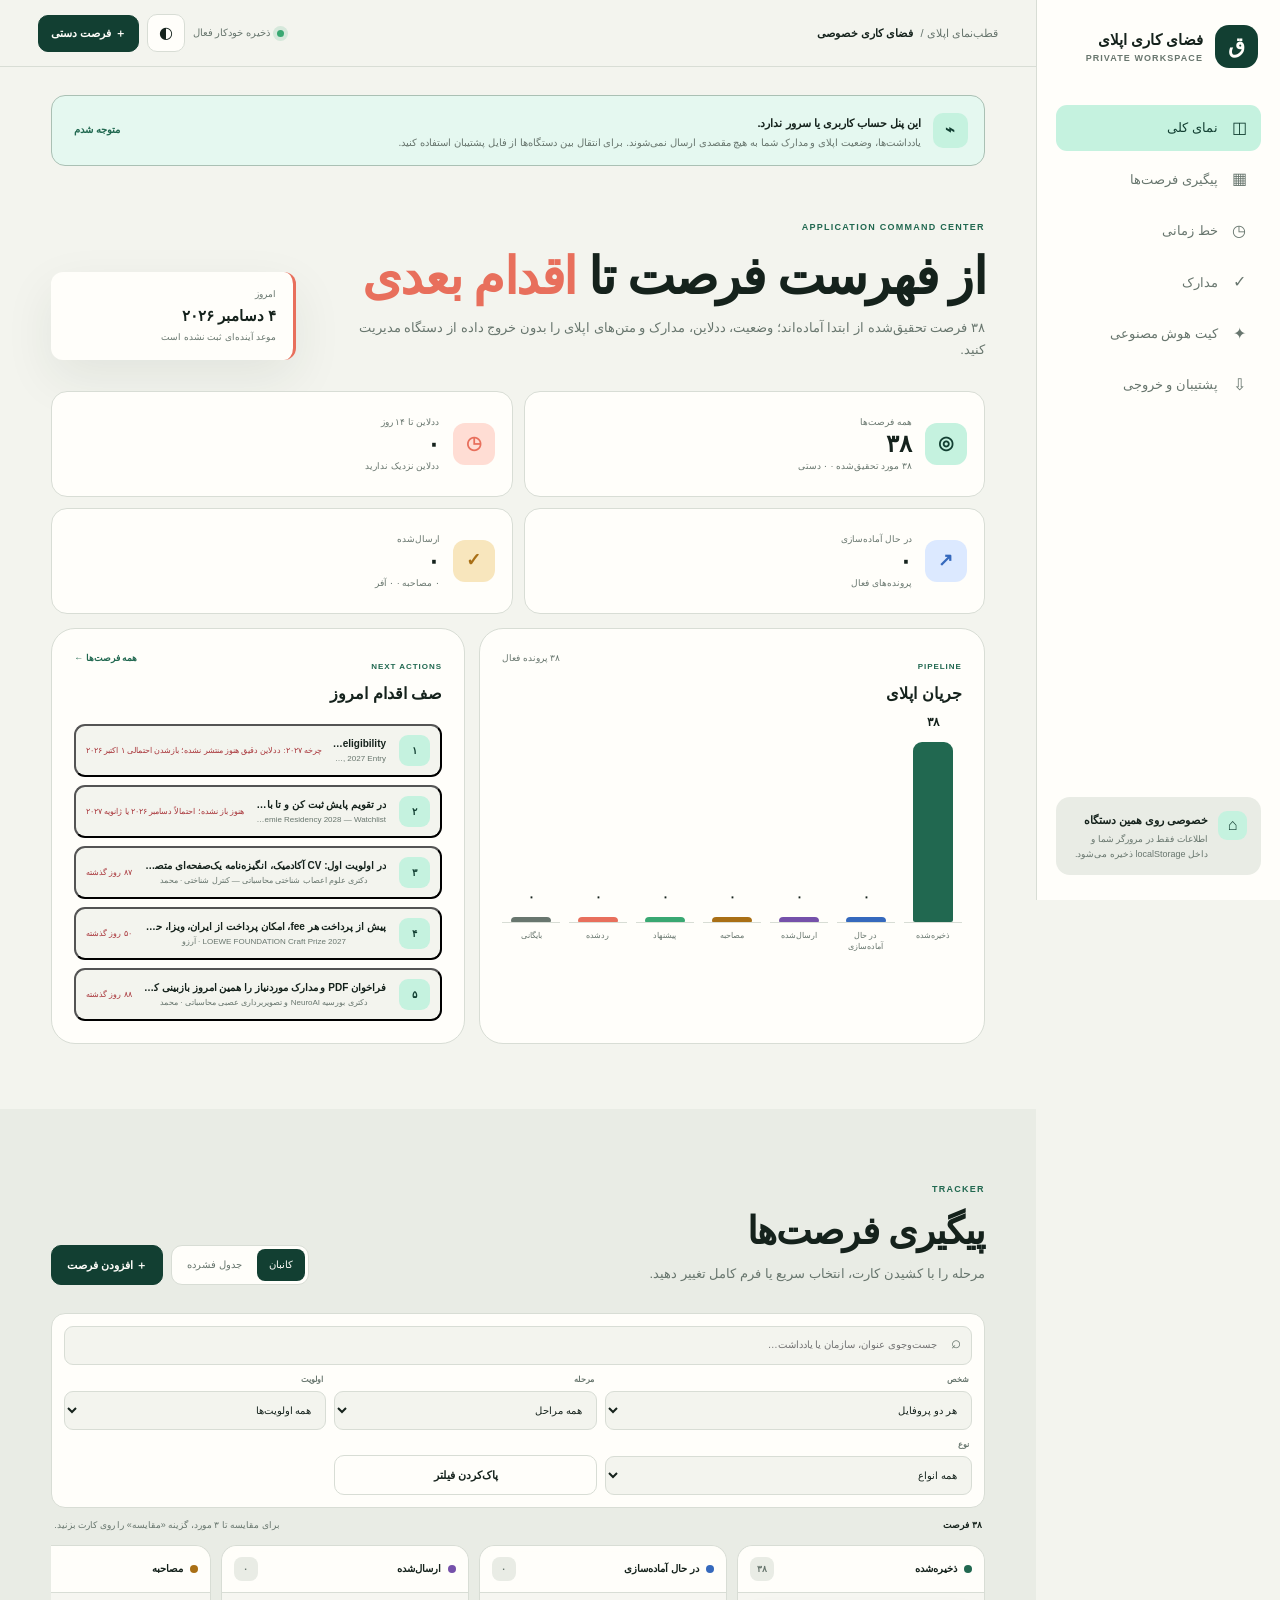
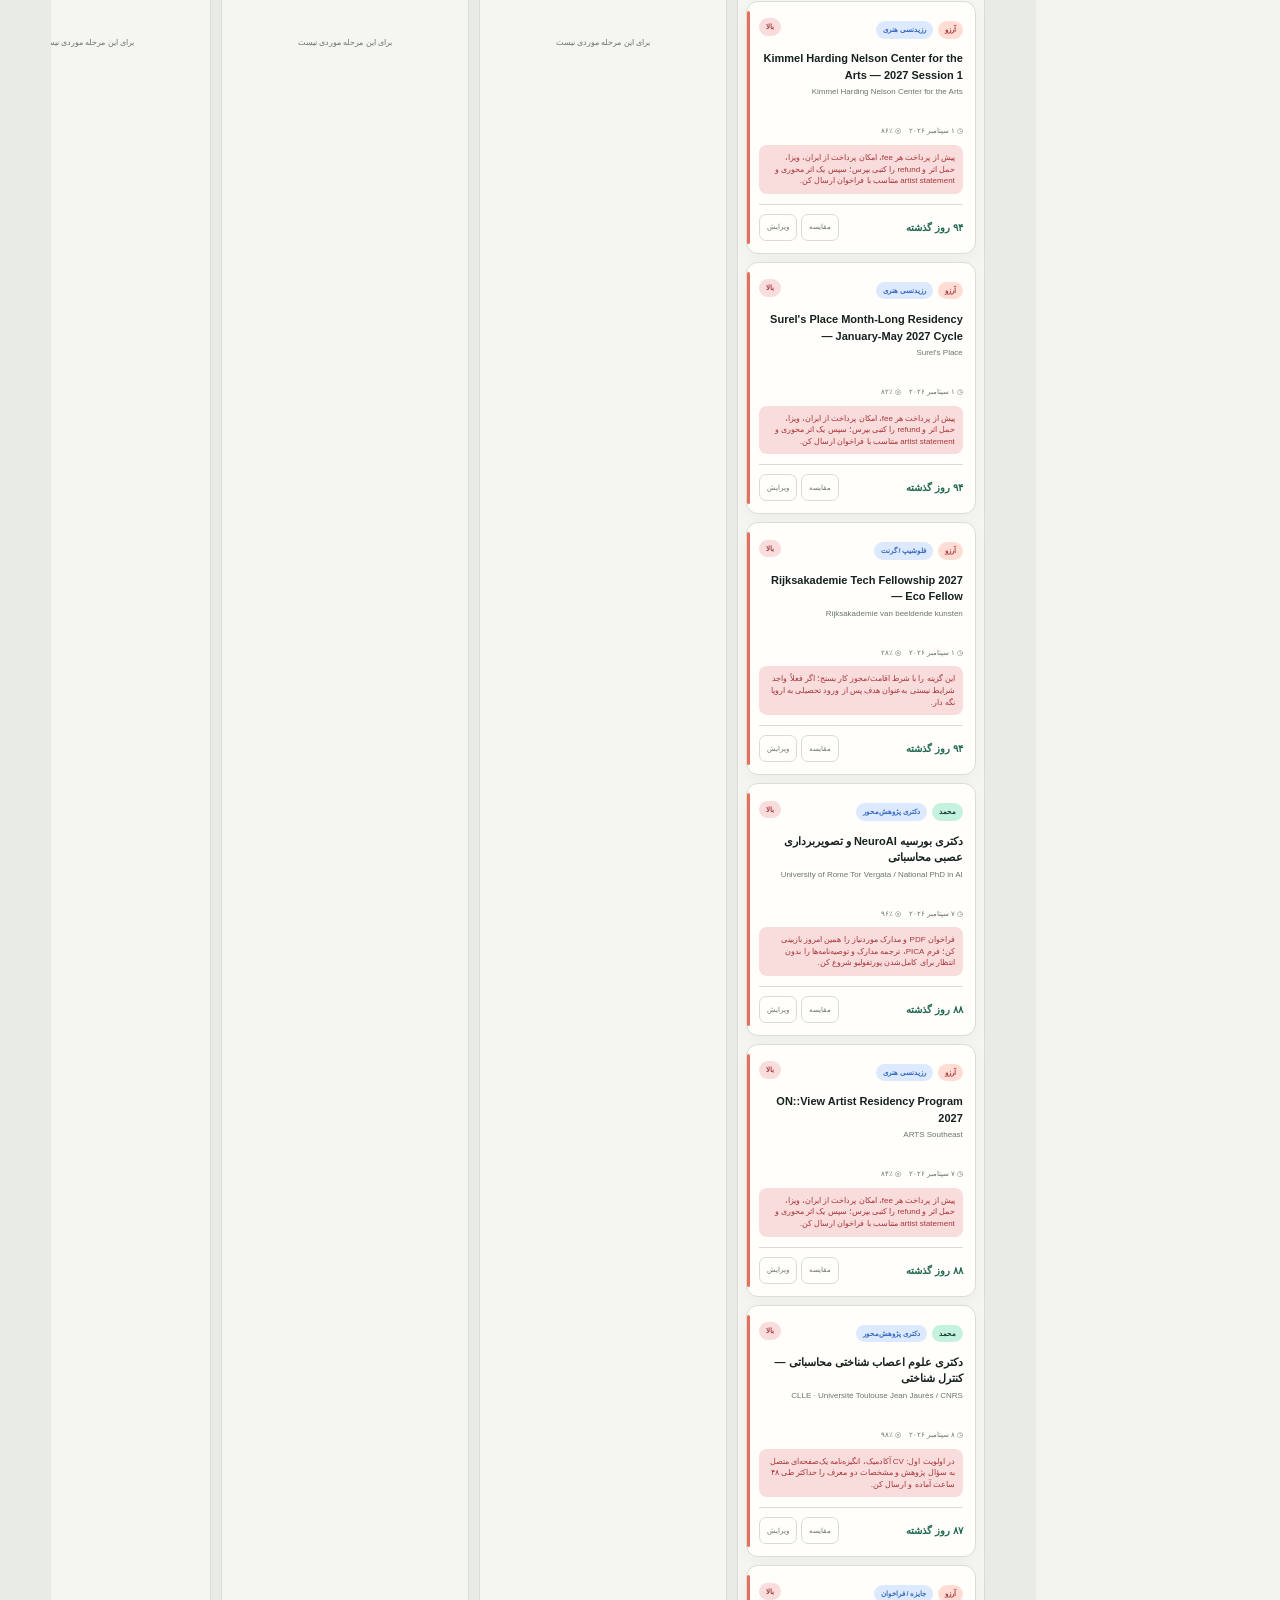
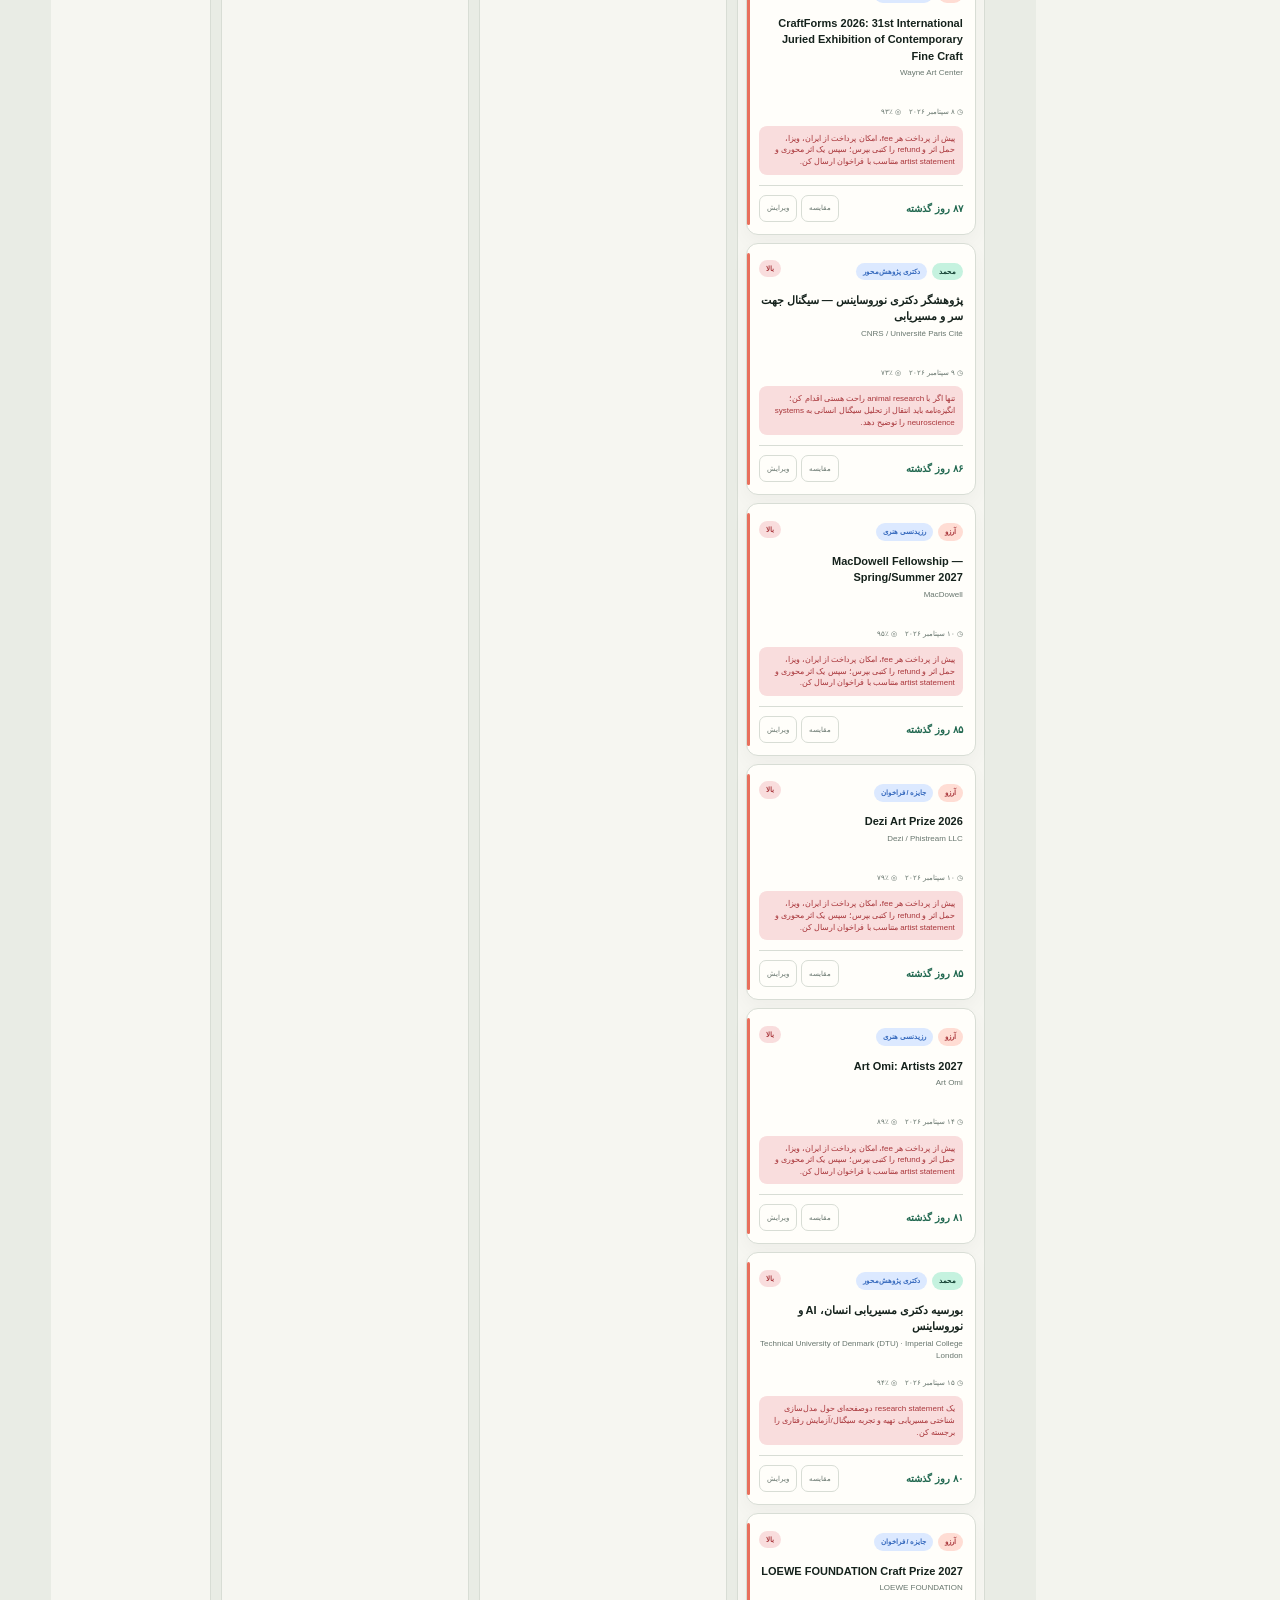
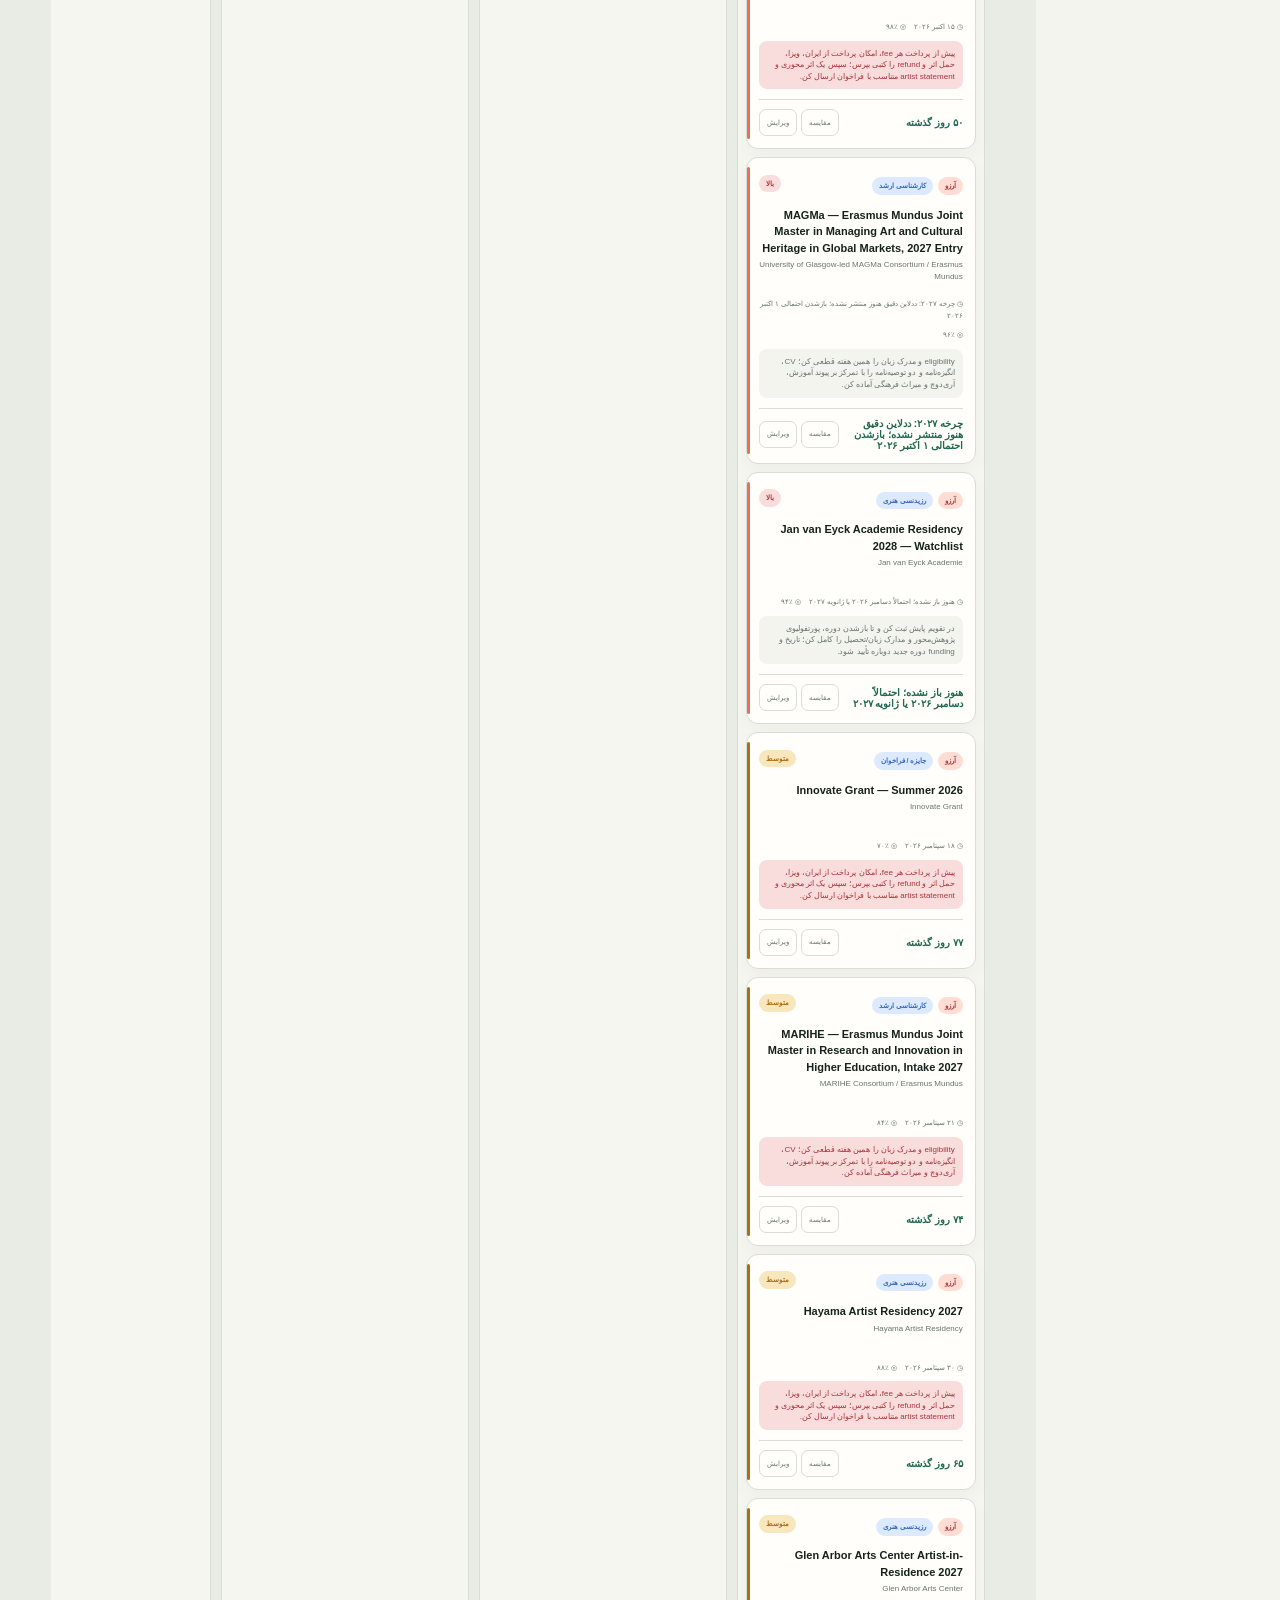
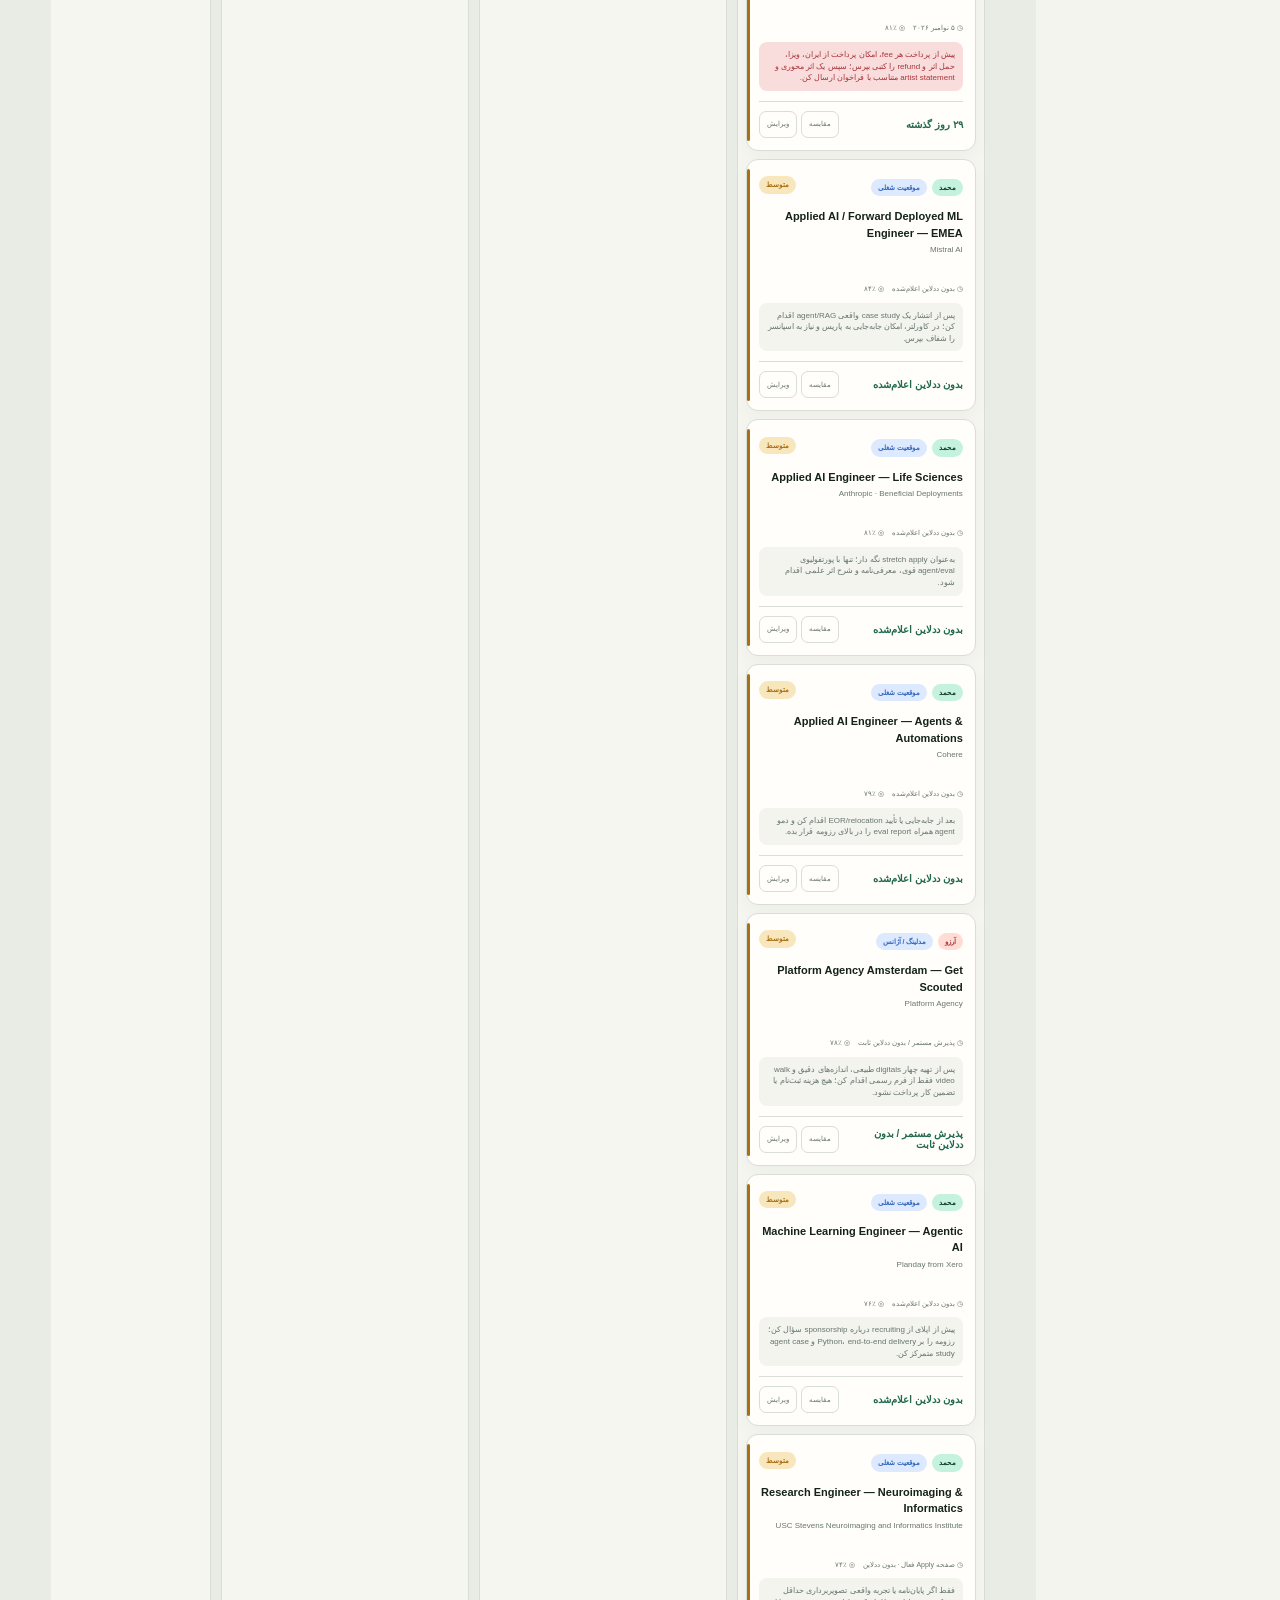
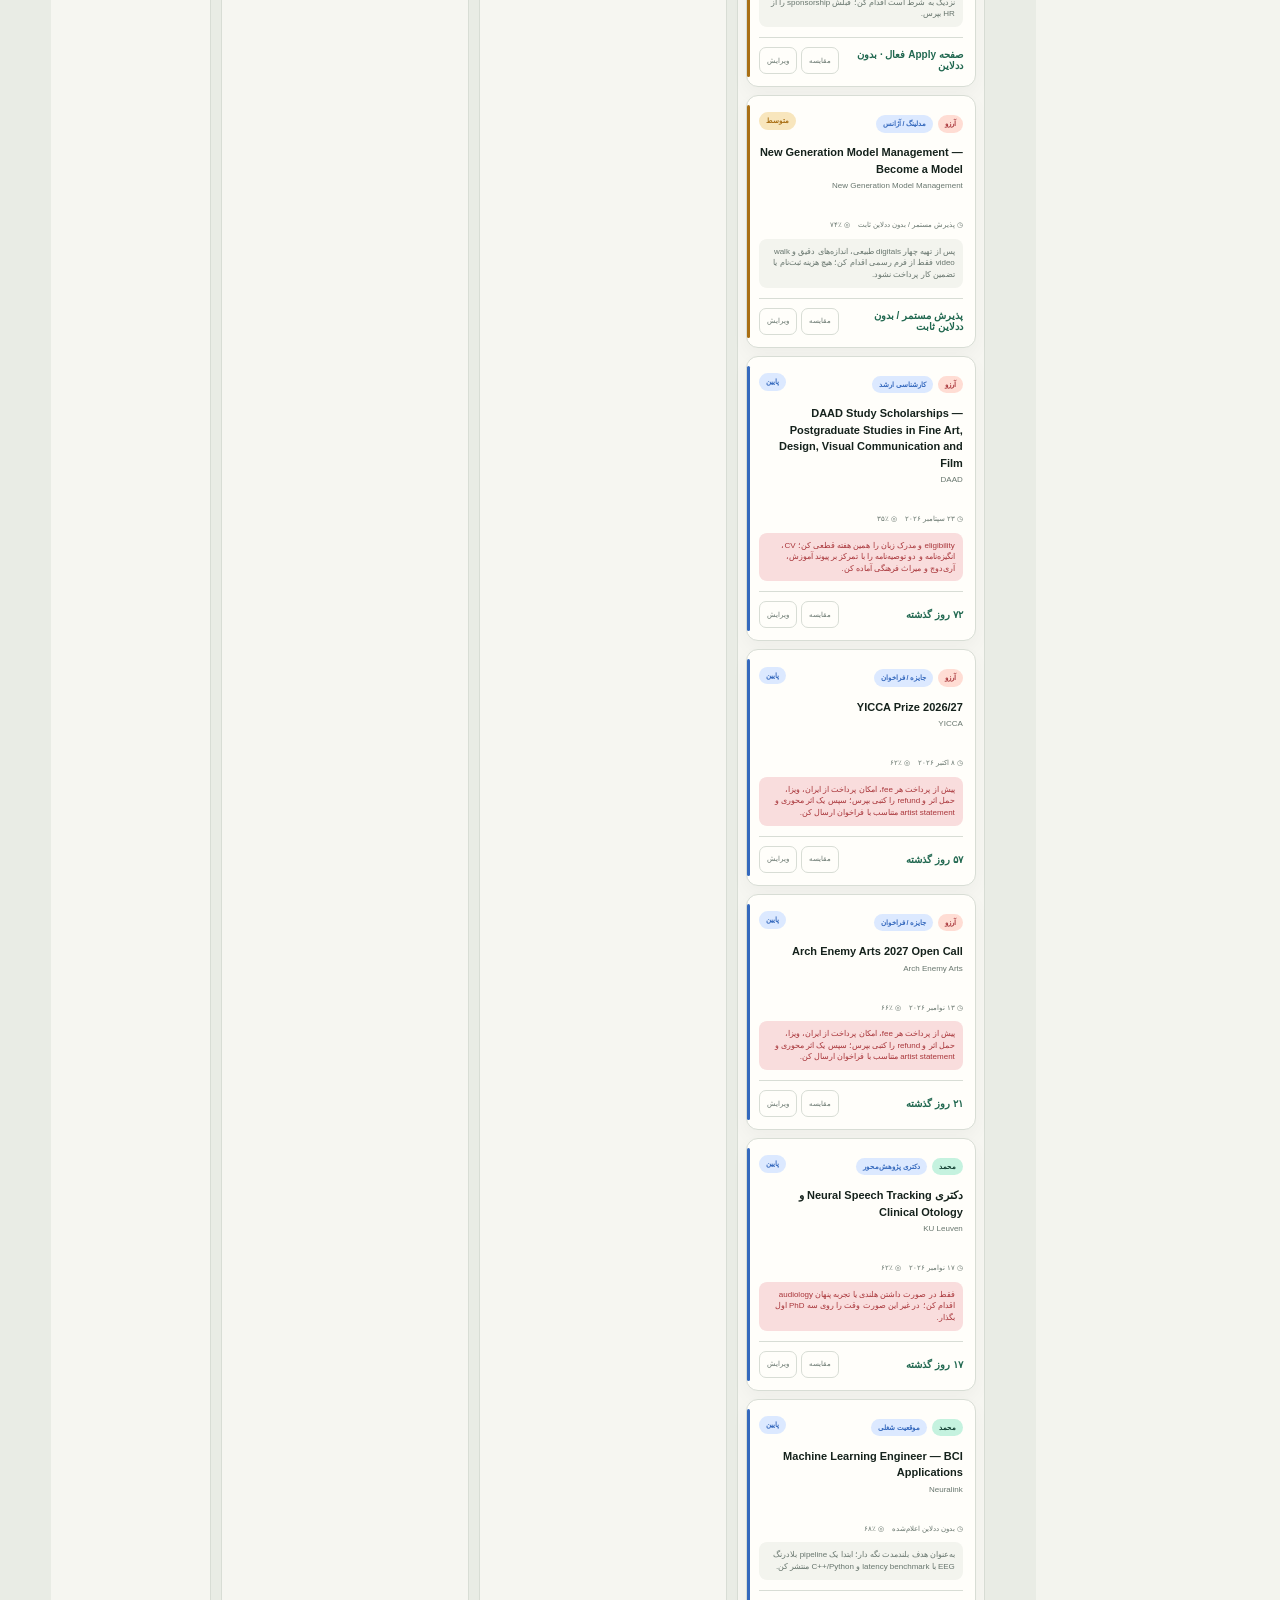
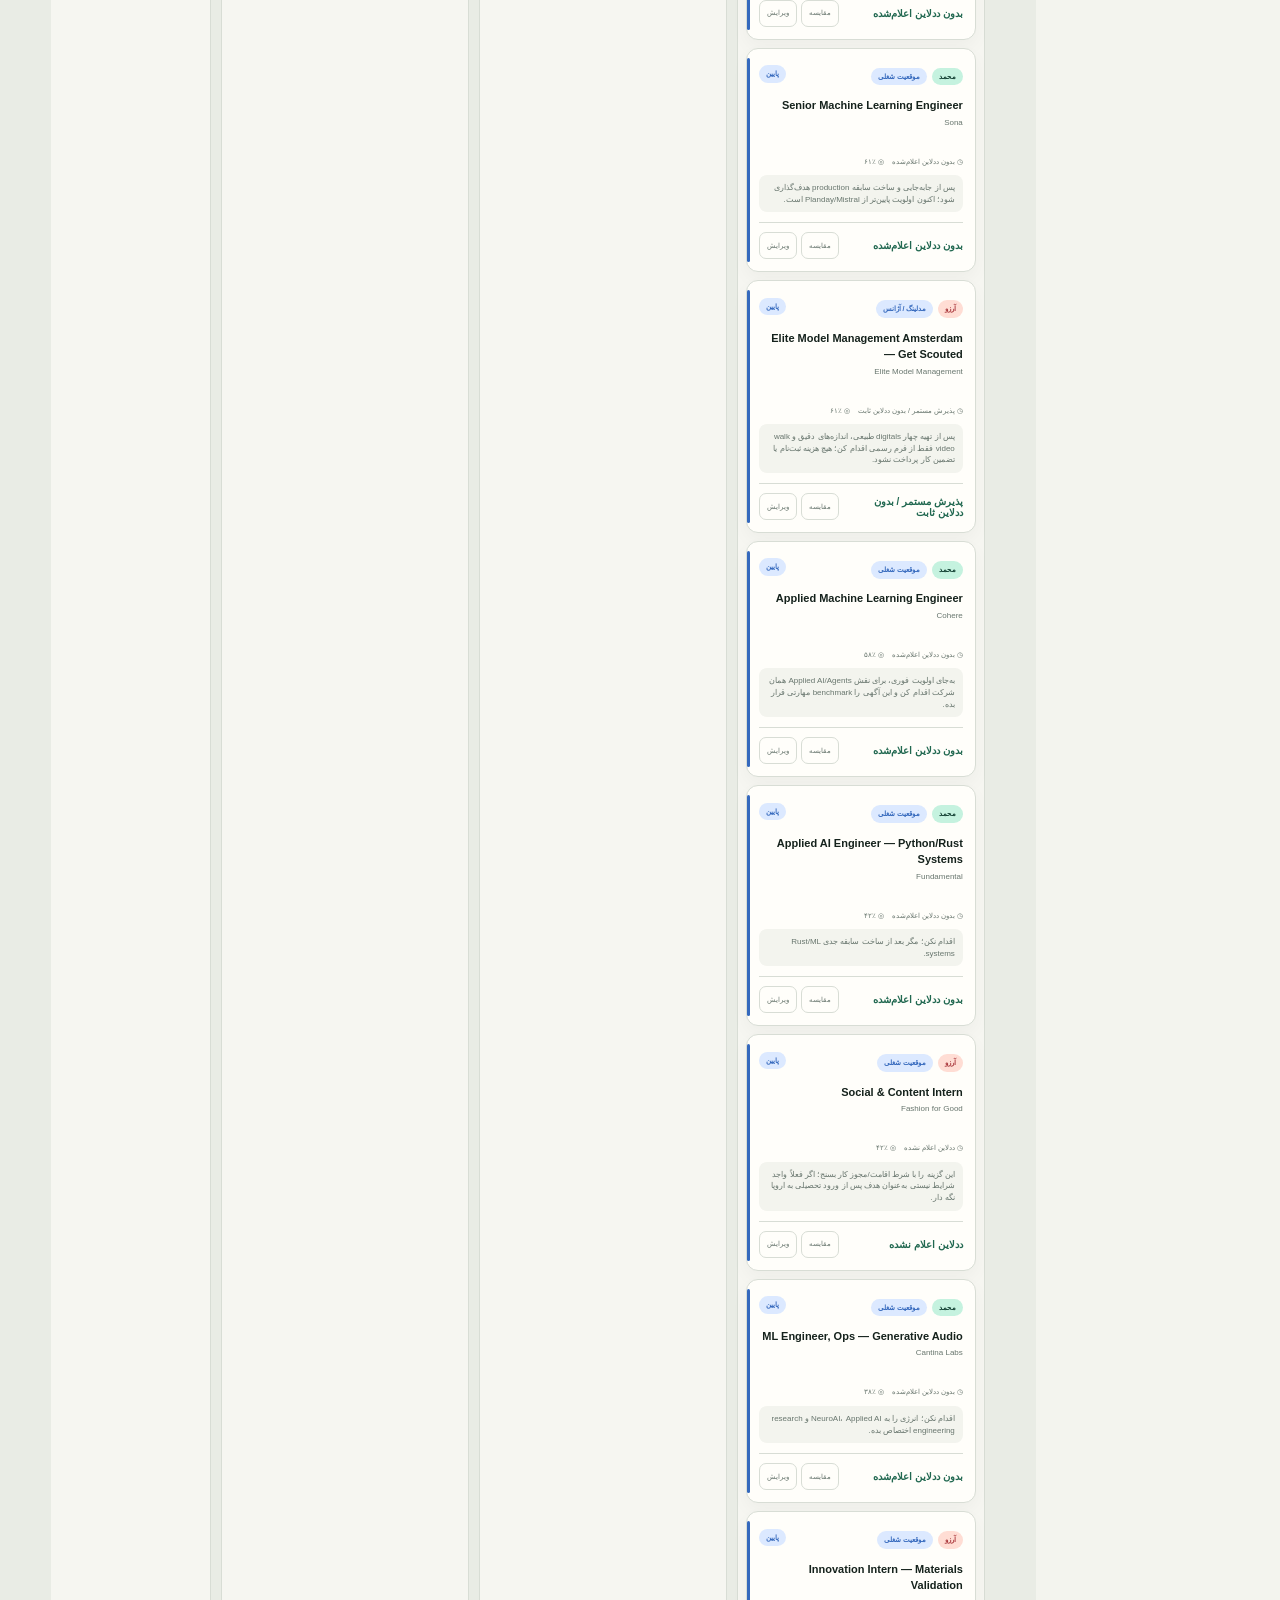
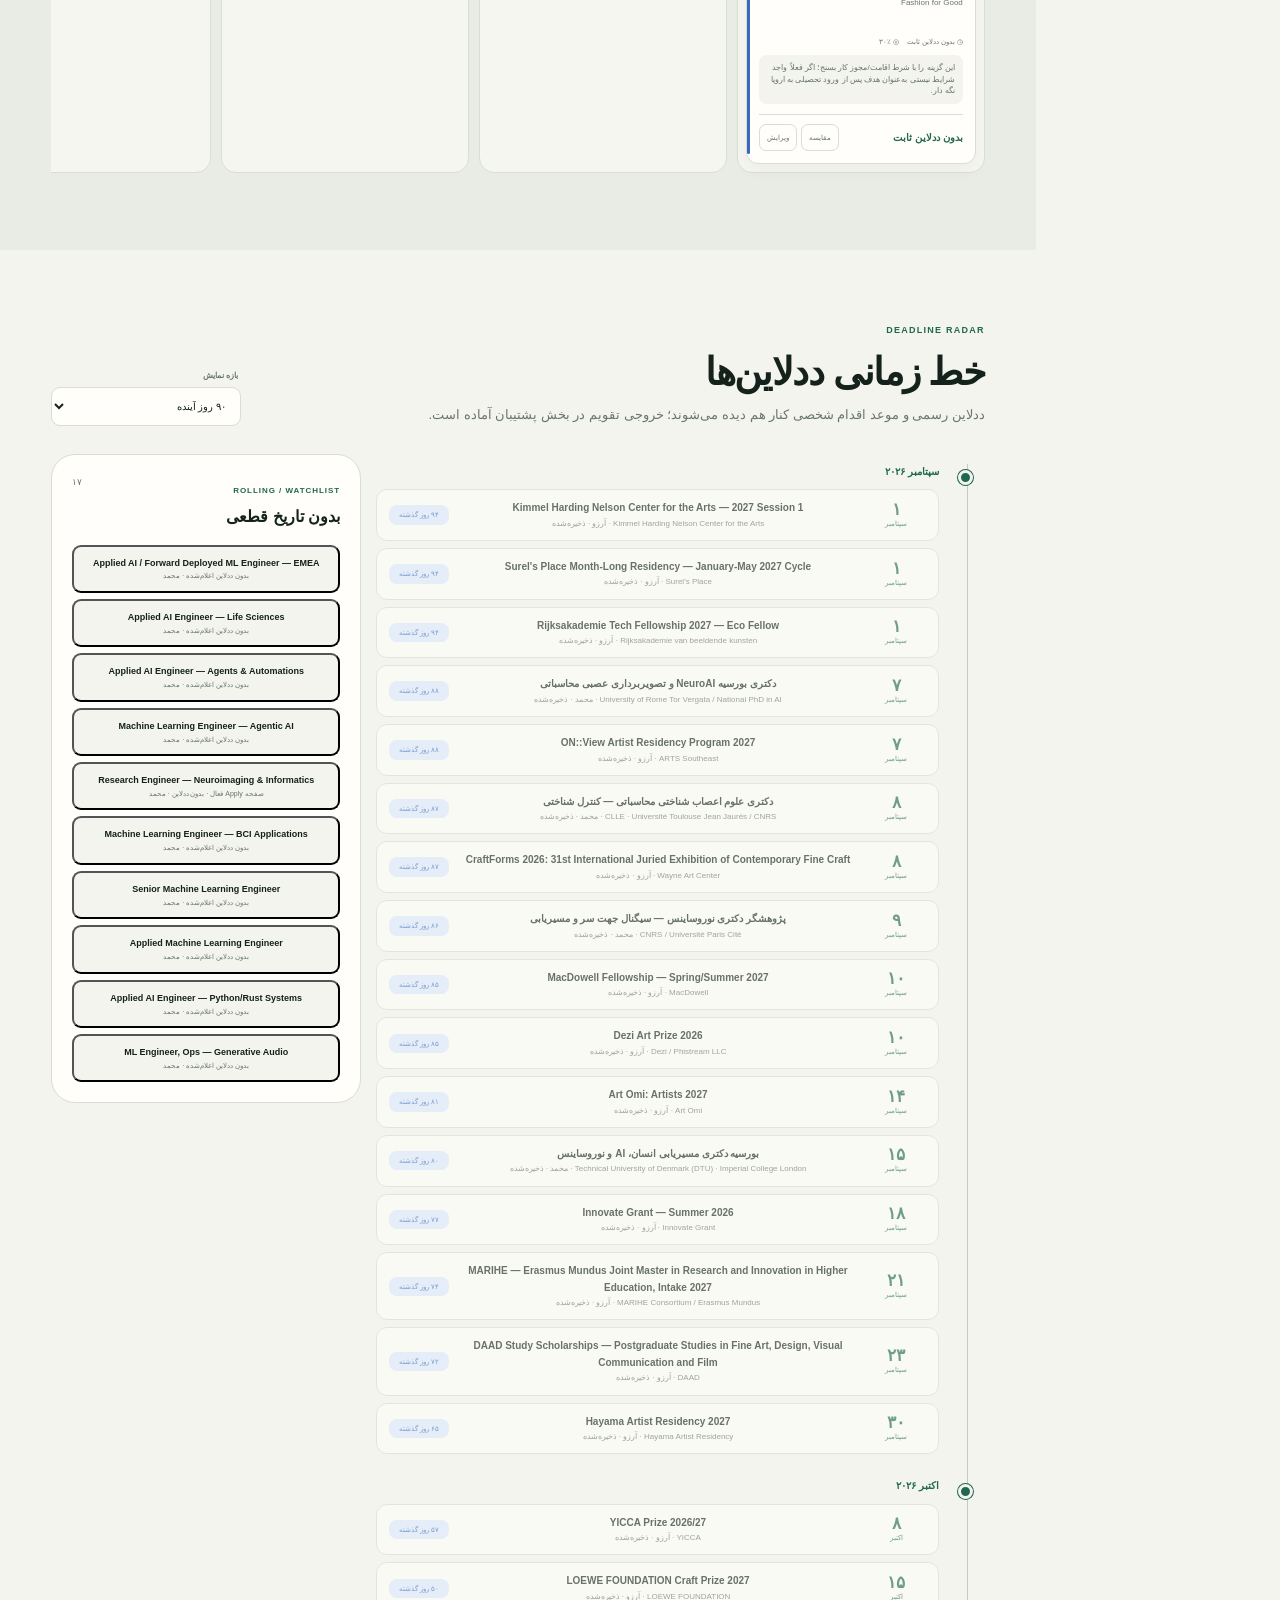
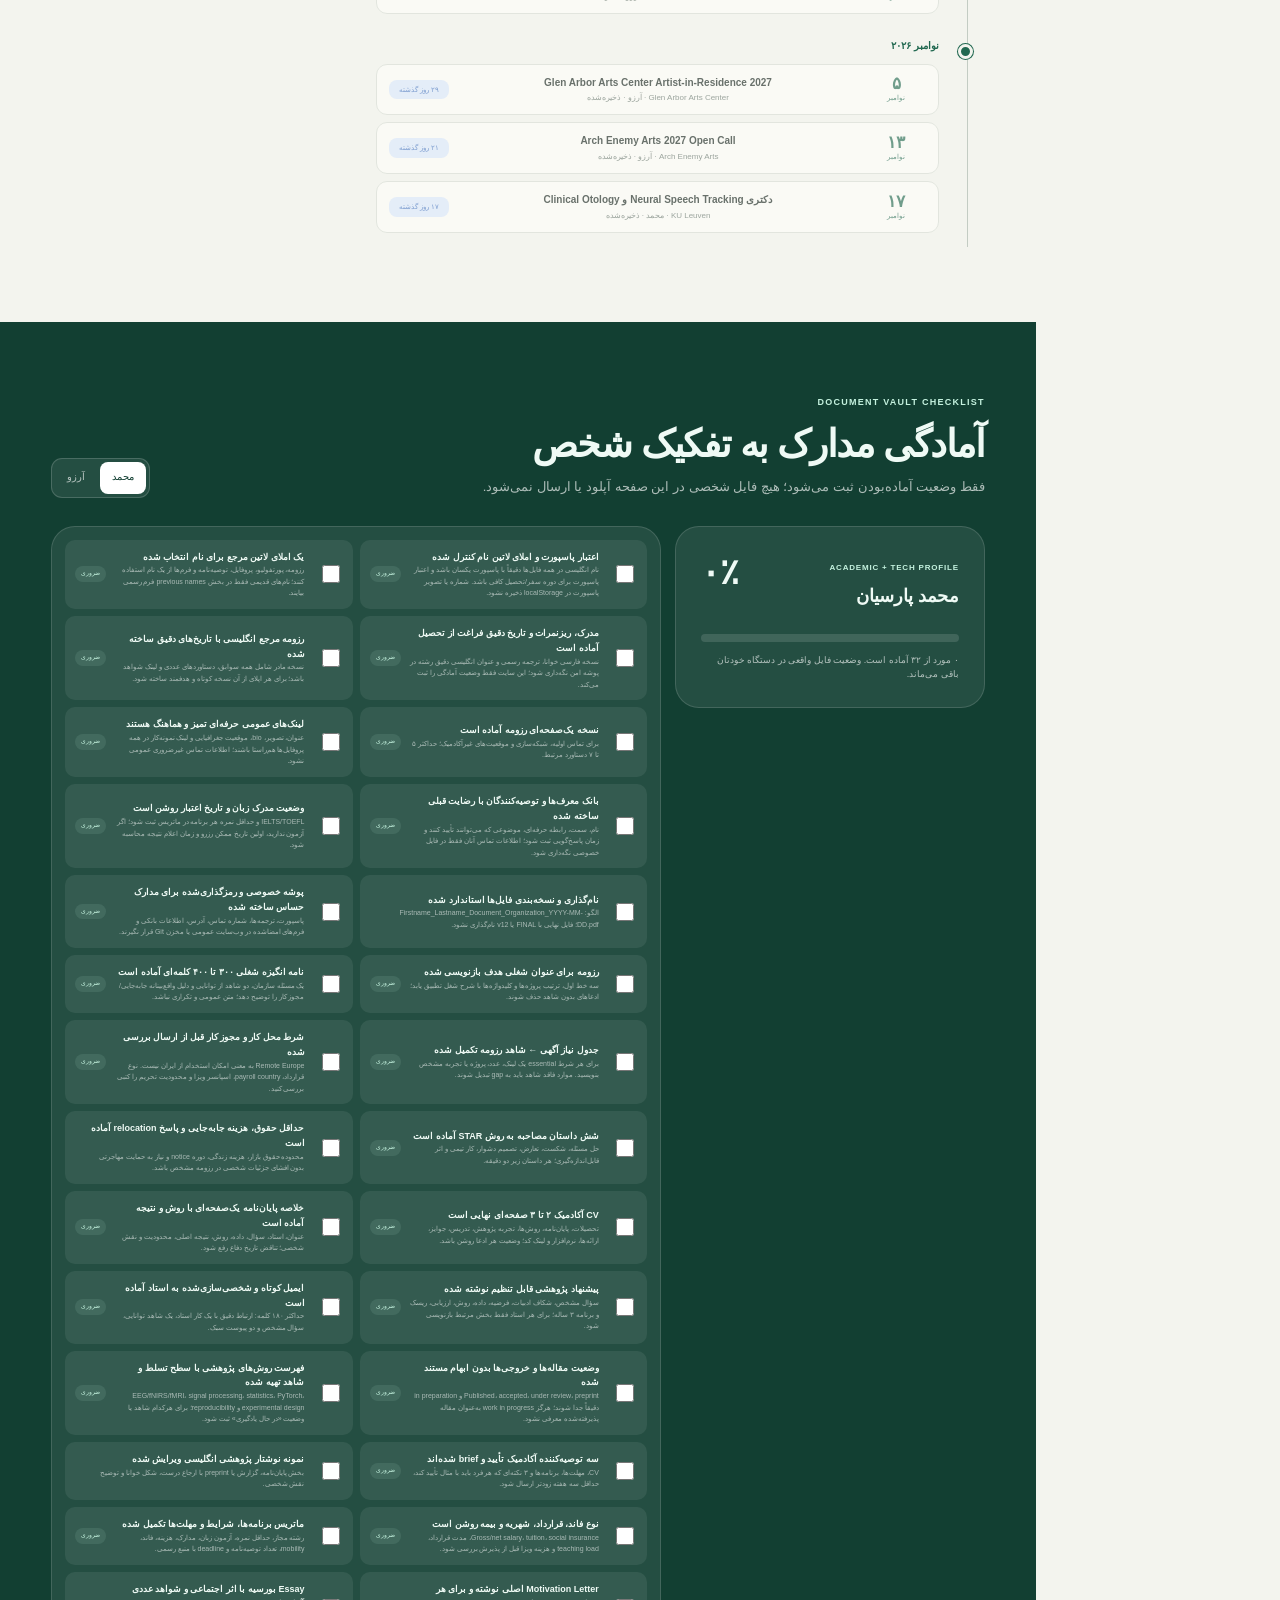
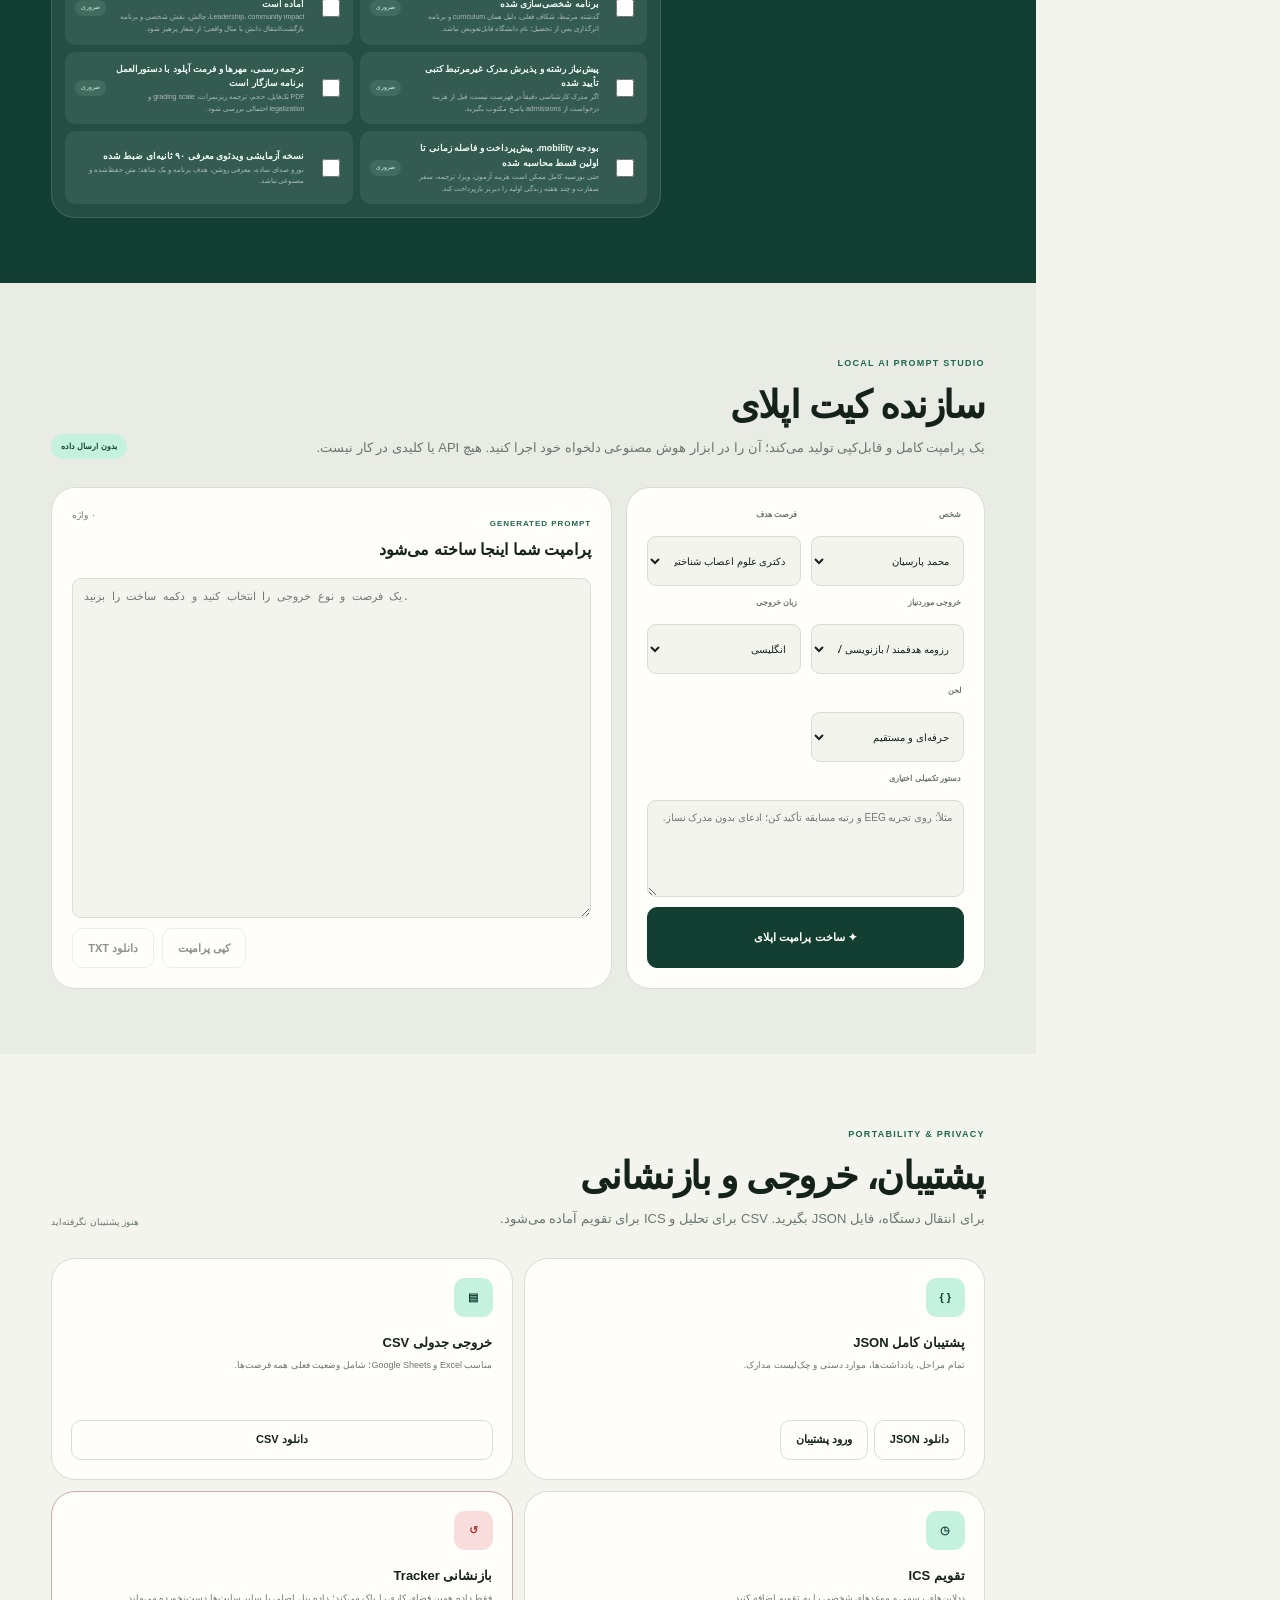
<file: workspace/index.html>
<!doctype html>
<html lang="fa" dir="rtl">
<head>
  <meta charset="utf-8">
  <meta name="viewport" content="width=device-width, initial-scale=1">
  <meta name="color-scheme" content="light dark">
  <meta name="theme-color" content="#123f32">
  <title>فضای کاری اپلای | قطب‌نمای اپلای</title>
  <link rel="manifest" href="../manifest.webmanifest">
  <link rel="icon" href="../assets/icons/icon-192.png" sizes="192x192" type="image/png">
  <link rel="apple-touch-icon" href="../assets/icons/icon-192.png">
  <link rel="stylesheet" href="../assets/workspace.css">
  <script src="../data/application-config.js"></script>
  <script src="../data/deadlines.js"></script>
  <script src="../data/opportunities.js"></script>
  <script defer src="../assets/workspace.js"></script>
  <script defer src="../assets/pwa.js"></script>
</head>
<body>
  <a class="skip-link" href="#workspace-main">پرش به محتوای اصلی</a>

  <div class="workspace-shell">
    <aside class="workspace-sidebar" id="workspace-sidebar">
      <a class="workspace-brand" href="../index.html" aria-label="بازگشت به قطب‌نمای اپلای">
        <span class="workspace-brand-mark">ق</span>
        <span><strong>فضای کاری اپلای</strong><small>PRIVATE WORKSPACE</small></span>
      </a>

      <nav class="workspace-nav" aria-label="بخش‌های فضای کاری">
        <a class="active" href="#overview"><span>◫</span>نمای کلی</a>
        <a href="#tracker"><span>▦</span>پیگیری فرصت‌ها</a>
        <a href="#timeline"><span>◷</span>خط زمانی</a>
        <a href="#documents"><span>✓</span>مدارک</a>
        <a href="#application-kit"><span>✦</span>کیت هوش مصنوعی</a>
        <a href="#backup"><span>⇩</span>پشتیبان و خروجی</a>
      </nav>

      <div class="privacy-card">
        <span class="privacy-icon" aria-hidden="true">⌂</span>
        <div><strong>خصوصی روی همین دستگاه</strong><p>اطلاعات فقط در مرورگر شما و داخل <span lang="en">localStorage</span> ذخیره می‌شود.</p></div>
      </div>
    </aside>

    <div class="workspace-content">
      <header class="workspace-topbar">
        <button class="icon-button mobile-menu" id="mobile-menu" type="button" aria-controls="workspace-sidebar" aria-expanded="false" aria-label="باز کردن منو">☰</button>
        <div class="topbar-title">
          <span>قطب‌نمای اپلای /</span>
          <strong>فضای کاری خصوصی</strong>
        </div>
        <div class="topbar-actions">
          <span class="save-status" id="save-status" aria-live="polite"><i></i>ذخیره خودکار فعال</span>
          <button class="icon-button" id="theme-toggle" type="button" aria-label="تغییر پوسته">◐</button>
          <button class="primary-button compact" id="new-opportunity-top" type="button">＋ فرصت دستی</button>
        </div>
      </header>

      <main id="workspace-main">
        <section class="workspace-section overview-section" id="overview">
          <div class="privacy-notice">
            <div>
              <span class="notice-lock" aria-hidden="true">⌁</span>
              <div><strong>این پنل حساب کاربری یا سرور ندارد.</strong><p>یادداشت‌ها، وضعیت اپلای و مدارک شما به هیچ مقصدی ارسال نمی‌شوند. برای انتقال بین دستگاه‌ها از فایل پشتیبان استفاده کنید.</p></div>
            </div>
            <button class="text-button" id="dismiss-privacy" type="button">متوجه شدم</button>
          </div>

          <div class="section-heading split-heading">
            <div><span class="eyebrow">APPLICATION COMMAND CENTER</span><h1>از فهرست فرصت تا <em>اقدام بعدی</em></h1><p>۳۸ فرصت تحقیق‌شده از ابتدا آماده‌اند؛ وضعیت، ددلاین، مدارک و متن‌های اپلای را بدون خروج داده از دستگاه مدیریت کنید.</p></div>
            <div class="today-panel"><small>امروز</small><strong id="today-label">—</strong><span id="next-deadline-label">در حال محاسبه نزدیک‌ترین ددلاین…</span></div>
          </div>

          <div class="metrics-grid" id="metrics-grid" aria-label="شاخص‌های پیگیری">
            <article><span class="metric-symbol mint">◎</span><div><small>همه فرصت‌ها</small><strong id="metric-total">۰</strong><p id="metric-total-sub">شامل موارد دستی</p></div></article>
            <article><span class="metric-symbol coral">◷</span><div><small>ددلاین تا ۱۴ روز</small><strong id="metric-urgent">۰</strong><p id="metric-urgent-sub">نیازمند اقدام سریع</p></div></article>
            <article><span class="metric-symbol blue">↗</span><div><small>در حال آماده‌سازی</small><strong id="metric-preparing">۰</strong><p>پرونده‌های فعال</p></div></article>
            <article><span class="metric-symbol amber">✓</span><div><small>ارسال‌شده</small><strong id="metric-applied">۰</strong><p id="metric-success-sub">مصاحبه و آفر جداگانه</p></div></article>
          </div>

          <div class="overview-grid">
            <article class="surface pipeline-surface">
              <div class="surface-heading"><div><small>PIPELINE</small><h2>جریان اپلای</h2></div><span id="pipeline-caption">—</span></div>
              <div class="pipeline-chart" id="pipeline-chart" aria-label="تعداد فرصت‌ها در هر مرحله"></div>
            </article>
            <article class="surface action-surface">
              <div class="surface-heading"><div><small>NEXT ACTIONS</small><h2>صف اقدام امروز</h2></div><a href="#tracker">همه فرصت‌ها ←</a></div>
              <div class="action-queue" id="action-queue"></div>
            </article>
          </div>
        </section>

        <section class="workspace-section tracker-section" id="tracker">
          <div class="section-heading tracker-heading">
            <div><span class="eyebrow">TRACKER</span><h2>پیگیری فرصت‌ها</h2><p>مرحله را با کشیدن کارت، انتخاب سریع یا فرم کامل تغییر دهید.</p></div>
            <div class="heading-actions">
              <div class="segmented" aria-label="نوع نمایش">
                <button class="active" type="button" data-view="kanban" aria-pressed="true">کانبان</button>
                <button type="button" data-view="table" aria-pressed="false">جدول فشرده</button>
              </div>
              <button class="primary-button" id="new-opportunity" type="button">＋ افزودن فرصت</button>
            </div>
          </div>

          <div class="tracker-toolbar">
            <label class="search-control"><span class="sr-only">جست‌وجو</span><i aria-hidden="true">⌕</i><input id="tracker-search" type="search" placeholder="جست‌وجوی عنوان، سازمان یا یادداشت…" autocomplete="off"></label>
            <label><span>شخص</span><select id="filter-person"><option value="all">هر دو پروفایل</option><option value="mohammad">محمد</option><option value="arzoo">آرزو</option></select></label>
            <label><span>مرحله</span><select id="filter-stage"><option value="all">همه مراحل</option></select></label>
            <label><span>اولویت</span><select id="filter-priority"><option value="all">همه اولویت‌ها</option><option value="high">بالا</option><option value="medium">متوسط</option><option value="low">پایین</option></select></label>
            <label><span>نوع</span><select id="filter-type"><option value="all">همه انواع</option></select></label>
            <button class="secondary-button" id="clear-filters" type="button">پاک‌کردن فیلتر</button>
          </div>

          <div class="tracker-summary"><span id="tracker-result-count">۰ فرصت</span><span>برای مقایسه تا ۳ مورد، گزینه «مقایسه» را روی کارت بزنید.</span></div>
          <div id="kanban-view" class="kanban-board" aria-label="برد کانبان فرصت‌ها"></div>
          <div id="table-view" class="table-shell" hidden>
            <table class="tracker-table">
              <thead><tr><th>فرصت</th><th>شخص</th><th>مرحله</th><th>اولویت</th><th>ددلاین / موعد</th><th>تطابق</th><th>اقدام</th></tr></thead>
              <tbody id="tracker-table-body"></tbody>
            </table>
          </div>
          <div class="empty-panel" id="tracker-empty" hidden><span>⌕</span><h3>فرصتی با این فیلترها پیدا نشد</h3><button class="secondary-button" type="button" data-action="clear-filters">نمایش همه</button></div>
        </section>

        <section class="workspace-section timeline-section" id="timeline">
          <div class="section-heading split-heading compact-heading">
            <div><span class="eyebrow">DEADLINE RADAR</span><h2>خط زمانی ددلاین‌ها</h2><p>ددلاین رسمی و موعد اقدام شخصی کنار هم دیده می‌شوند؛ خروجی تقویم در بخش پشتیبان آماده است.</p></div>
            <label class="inline-select"><span>بازه نمایش</span><select id="timeline-range"><option value="30">۳۰ روز آینده</option><option value="90" selected>۹۰ روز آینده</option><option value="180">۱۸۰ روز آینده</option><option value="all">همه تاریخ‌ها</option></select></label>
          </div>
          <div class="timeline-layout">
            <div class="deadline-timeline" id="deadline-timeline"></div>
            <aside class="surface no-deadline-surface"><div class="surface-heading"><div><small>ROLLING / WATCHLIST</small><h3>بدون تاریخ قطعی</h3></div><span id="no-deadline-count">۰</span></div><div id="no-deadline-list" class="mini-list"></div></aside>
          </div>
        </section>

        <section class="workspace-section documents-section" id="documents">
          <div class="section-heading split-heading compact-heading">
            <div><span class="eyebrow">DOCUMENT VAULT CHECKLIST</span><h2>آمادگی مدارک به تفکیک شخص</h2><p>فقط وضعیت آماده‌بودن ثبت می‌شود؛ هیچ فایل شخصی در این صفحه آپلود یا ارسال نمی‌شود.</p></div>
            <div class="segmented" id="document-person-tabs" aria-label="انتخاب شخص"></div>
          </div>
          <div class="documents-layout">
            <article class="surface document-progress-card">
              <div class="document-progress-head"><div><small id="document-person-kicker">—</small><h3 id="document-person-name">—</h3></div><strong id="document-progress-percent">۰٪</strong></div>
              <div class="progress-track" role="progressbar" aria-label="درصد آمادگی مدارک" aria-valuemin="0" aria-valuemax="100" aria-valuenow="0"><i id="document-progress-bar"></i></div>
              <p id="document-progress-note">—</p>
            </article>
            <article class="surface document-checklist-card"><div id="document-checklist" class="document-checklist"></div></article>
          </div>
        </section>

        <section class="workspace-section kit-section" id="application-kit">
          <div class="section-heading split-heading compact-heading">
            <div><span class="eyebrow">LOCAL AI PROMPT STUDIO</span><h2>سازنده کیت اپلای</h2><p>یک پرامپت کامل و قابل‌کپی تولید می‌کند؛ آن را در ابزار هوش مصنوعی دلخواه خود اجرا کنید. هیچ API یا کلیدی در کار نیست.</p></div>
            <span class="local-only-pill">بدون ارسال داده</span>
          </div>
          <div class="kit-layout">
            <form class="surface kit-controls" id="kit-form">
              <label><span>شخص</span><select id="kit-person"></select></label>
              <label><span>فرصت هدف</span><select id="kit-opportunity"></select></label>
              <label><span>خروجی موردنیاز</span><select id="kit-type">
                <option value="cv">رزومه هدفمند / بازنویسی CV</option>
                <option value="letter">کاورلتر یا SOP</option>
                <option value="email">ایمیل استاد یا ریکروتر</option>
                <option value="interview">آمادگی مصاحبه</option>
              </select></label>
              <label><span>زبان خروجی</span><select id="kit-language"><option value="English">انگلیسی</option><option value="Persian">فارسی</option><option value="Bilingual">دو‌زبانه</option></select></label>
              <label><span>لحن</span><select id="kit-tone"><option value="professional">حرفه‌ای و مستقیم</option><option value="academic">آکادمیک و پژوهشی</option><option value="warm">گرم و شخصی</option><option value="concise">بسیار کوتاه</option></select></label>
              <label class="wide-field"><span>دستور تکمیلی اختیاری</span><textarea id="kit-extra" rows="4" placeholder="مثلاً: روی تجربه EEG و رتبه مسابقه تأکید کن؛ ادعای بدون مدرک نساز."></textarea></label>
              <button class="primary-button wide-button" type="submit">✦ ساخت پرامپت اپلای</button>
            </form>
            <article class="surface prompt-output-card">
              <div class="prompt-output-head"><div><small>GENERATED PROMPT</small><h3 id="prompt-title">پرامپت شما اینجا ساخته می‌شود</h3></div><span id="prompt-word-count">۰ واژه</span></div>
              <textarea id="prompt-output" aria-label="پرامپت تولیدشده" readonly placeholder="یک فرصت و نوع خروجی را انتخاب کنید و دکمه ساخت را بزنید."></textarea>
              <div class="prompt-actions"><button class="secondary-button" id="copy-prompt" type="button" disabled>کپی پرامپت</button><button class="secondary-button" id="download-prompt" type="button" disabled>دانلود TXT</button></div>
            </article>
          </div>
        </section>

        <section class="workspace-section backup-section" id="backup">
          <div class="section-heading split-heading compact-heading">
            <div><span class="eyebrow">PORTABILITY & PRIVACY</span><h2>پشتیبان، خروجی و بازنشانی</h2><p>برای انتقال دستگاه، فایل JSON بگیرید. CSV برای تحلیل و ICS برای تقویم آماده می‌شود.</p></div>
            <span class="last-backup" id="last-backup">هنوز پشتیبان نگرفته‌اید</span>
          </div>
          <div class="backup-grid">
            <article class="surface backup-card"><span class="backup-symbol">{ }</span><h3>پشتیبان کامل JSON</h3><p>تمام مراحل، یادداشت‌ها، موارد دستی و چک‌لیست مدارک.</p><div><button class="secondary-button" id="export-json" type="button">دانلود JSON</button><label class="file-button">ورود پشتیبان<input id="import-json" type="file" accept="application/json,.json"></label></div></article>
            <article class="surface backup-card"><span class="backup-symbol">▤</span><h3>خروجی جدولی CSV</h3><p>مناسب Excel و Google Sheets؛ شامل وضعیت فعلی همه فرصت‌ها.</p><button class="secondary-button" id="export-csv" type="button">دانلود CSV</button></article>
            <article class="surface backup-card"><span class="backup-symbol">◷</span><h3>تقویم ICS</h3><p>ددلاین‌های رسمی و موعدهای شخصی را به تقویم اضافه کنید.</p><button class="secondary-button" id="export-ics" type="button">دانلود تقویم</button></article>
            <article class="surface backup-card danger-card"><span class="backup-symbol">↺</span><h3>بازنشانی Tracker</h3><p>فقط داده همین فضای کاری را پاک می‌کند؛ داده پنل اصلی یا سایر سایت‌ها دست‌نخورده می‌ماند.</p><button class="danger-button" id="reset-workspace" type="button">پاک‌کردن داده Tracker</button></article>
          </div>
        </section>
      </main>
      <footer class="workspace-footer"><span>قطب‌نمای اپلای · فضای کاری خصوصی دستگاه</span><a href="../index.html">بازگشت به فهرست فرصت‌ها ←</a></footer>
    </div>
  </div>

  <div class="compare-tray" id="compare-tray" hidden>
    <div><strong>مقایسه فرصت‌ها</strong><span id="compare-summary">۰ از ۳ انتخاب شده</span></div>
    <div id="compare-chips" class="compare-chips"></div>
    <button class="primary-button compact" id="open-compare" type="button">باز کردن مقایسه</button>
    <button class="icon-button" id="clear-compare" type="button" aria-label="پاک‌کردن مقایسه">×</button>
  </div>

  <dialog class="workspace-dialog opportunity-dialog" id="opportunity-dialog">
    <form method="dialog" class="dialog-frame" id="opportunity-form">
      <div class="dialog-header"><div><small id="opportunity-dialog-kicker">EDIT OPPORTUNITY</small><h2 id="opportunity-dialog-title">ویرایش فرصت</h2></div><button class="dialog-close" type="button" data-close-dialog="opportunity-dialog" aria-label="بستن">×</button></div>
      <div class="form-grid">
        <input id="opportunity-id" type="hidden">
        <label><span>برای چه کسی؟</span><select id="opportunity-person" required><option value="mohammad">محمد</option><option value="arzoo">آرزو</option></select></label>
        <label><span>مرحله</span><select id="opportunity-stage" required></select></label>
        <label><span>عنوان فرصت</span><input id="opportunity-title" type="text" required></label>
        <label><span>سازمان</span><input id="opportunity-organization" type="text" required></label>
        <label><span>نوع</span><select id="opportunity-type" required></select></label>
        <label><span>اولویت</span><select id="opportunity-priority"><option value="high">بالا</option><option value="medium">متوسط</option><option value="low">پایین</option></select></label>
        <label><span>کشور</span><input id="opportunity-country" type="text"></label>
        <label><span>شهر / مدل کار</span><input id="opportunity-location" type="text"></label>
        <label><span>ددلاین رسمی</span><input id="opportunity-deadline-date" type="date"></label>
        <label><span>برچسب ددلاین</span><input id="opportunity-deadline-label" type="text" placeholder="مثلاً پذیرش مستمر"></label>
        <label><span>موعد اقدام شخصی</span><input id="opportunity-due-date" type="date"></label>
        <label><span>تاریخ ارسال</span><input id="opportunity-applied-date" type="date"></label>
        <label><span>امتیاز تطابق</span><input id="opportunity-fit" type="number" min="0" max="100" step="1"></label>
        <label><span>لینک منبع</span><input id="opportunity-url" type="url" placeholder="https://…"></label>
        <label class="full-field"><span>اقدام بعدی</span><textarea id="opportunity-next-action" rows="3"></textarea></label>
        <label class="full-field"><span>یادداشت خصوصی</span><textarea id="opportunity-notes" rows="5" placeholder="وضعیت تماس، مدارک ناقص، نام استاد یا نکات مصاحبه…"></textarea></label>
      </div>
      <div class="dialog-actions"><button class="danger-link" id="delete-manual-opportunity" type="button" hidden>حذف فرصت دستی</button><span></span><button class="secondary-button" type="button" data-close-dialog="opportunity-dialog">انصراف</button><button class="primary-button" type="submit">ذخیره تغییرات</button></div>
    </form>
  </dialog>

  <dialog class="workspace-dialog compare-dialog" id="compare-dialog">
    <div class="dialog-frame wide-dialog-frame">
      <div class="dialog-header"><div><small>COMPARE UP TO 3</small><h2>مقایسه کنار هم</h2></div><button class="dialog-close" type="button" data-close-dialog="compare-dialog" aria-label="بستن">×</button></div>
      <div class="compare-grid" id="compare-grid"></div>
    </div>
  </dialog>

  <dialog class="workspace-dialog confirm-dialog" id="confirm-dialog">
    <form method="dialog" class="dialog-frame small-dialog-frame">
      <div class="dialog-header"><div><small>CONFIRM</small><h2 id="confirm-title">آیا مطمئن هستید؟</h2></div><button class="dialog-close" type="button" data-close-dialog="confirm-dialog" aria-label="بستن">×</button></div>
      <p id="confirm-message"></p>
      <div class="dialog-actions"><span></span><button class="secondary-button" value="cancel">انصراف</button><button class="danger-button" id="confirm-action" value="confirm">تأیید</button></div>
    </form>
  </dialog>

  <div class="toast-region" id="toast-region" aria-live="polite" aria-atomic="true"></div>
  <div class="mobile-overlay" id="mobile-overlay" hidden></div>
</body>
</html>
</file>
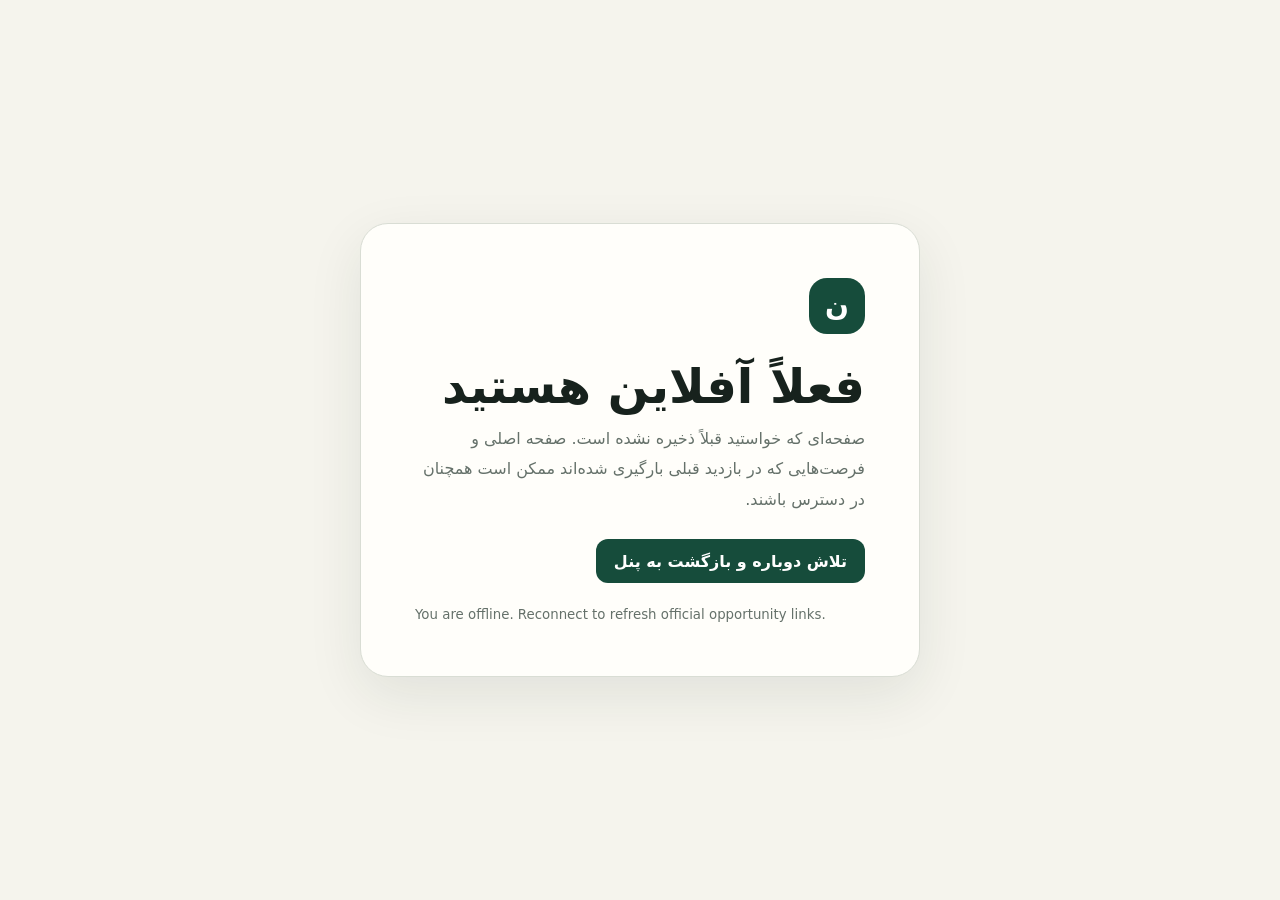
<file: offline.html>
<!doctype html>
<html lang="fa" dir="rtl">
<head>
  <meta charset="utf-8">
  <meta name="viewport" content="width=device-width,initial-scale=1">
  <meta name="theme-color" content="#164c3b">
  <title>آفلاین | نقشه اپلای</title>
  <style>
    :root { color-scheme: light dark; font-family: system-ui, "Segoe UI", sans-serif; }
    * { box-sizing: border-box; }
    body { min-height: 100vh; margin: 0; display: grid; place-items: center; padding: 24px; background: #f5f4ed; color: #17221d; }
    main { width: min(100%, 560px); padding: clamp(28px, 6vw, 54px); border: 1px solid #d9ddd4; border-radius: 28px; background: #fffefa; box-shadow: 0 18px 55px rgba(25,45,35,.09); }
    .mark { width: 56px; aspect-ratio: 1; display: grid; place-items: center; border-radius: 18px; background: #164c3b; color: white; font-size: 28px; font-weight: 800; }
    h1 { margin: 24px 0 10px; font-size: clamp(30px, 8vw, 48px); }
    p { margin: 0 0 24px; color: #65716a; line-height: 1.9; }
    a { display: inline-flex; min-height: 44px; align-items: center; padding: 8px 18px; border-radius: 12px; background: #164c3b; color: white; text-decoration: none; font-weight: 700; }
    small { display: block; margin-top: 24px; color: #65716a; direction: ltr; text-align: left; }
    @media (prefers-color-scheme: dark) {
      body { background: #111814; color: #edf5ef; }
      main { background: #18221d; border-color: #314138; }
      p, small { color: #a9b7ae; }
    }
  </style>
</head>
<body>
  <main>
    <div class="mark" aria-hidden="true">ن</div>
    <h1>فعلاً آفلاین هستید</h1>
    <p>صفحه‌ای که خواستید قبلاً ذخیره نشده است. صفحه اصلی و فرصت‌هایی که در بازدید قبلی بارگیری شده‌اند ممکن است همچنان در دسترس باشند.</p>
    <a id="home-link" href="./">تلاش دوباره و بازگشت به پنل</a>
    <small>You are offline. Reconnect to refresh official opportunity links.</small>
  </main>
  <script>
    (function () {
      var scriptURL = navigator.serviceWorker && navigator.serviceWorker.controller && navigator.serviceWorker.controller.scriptURL;
      if (scriptURL) document.getElementById("home-link").href = new URL("./", scriptURL).href;
    }());
  </script>
</body>
</html>
</file>
<file: assets/arzoo.css>
:root{--wine:#651d2e;--red:#8f2436;--sand:#e7d4b4;--cream:#f6f0e5;--ink:#281d1b;--muted:#756a65;--paper:#fbf8f1;--line:#d9cdbf;--white:#fffdf8}
*{box-sizing:border-box}html{scroll-behavior:smooth}body{margin:0;background:var(--paper);color:var(--ink);font-family:"DM Sans",sans-serif;line-height:1.7}body.fa{font-family:"Vazirmatn",sans-serif;direction:rtl}a{color:inherit;text-decoration:none}img{display:block;width:100%}button{font:inherit;color:inherit}.skip-link{position:fixed;top:10px;left:10px;z-index:100;background:var(--ink);color:var(--white);padding:8px 12px;transform:translateY(-160%)}.skip-link:focus{transform:translateY(0)}
.portfolio-nav{height:82px;display:flex;align-items:center;justify-content:space-between;padding:0 clamp(22px,5vw,80px);border-bottom:1px solid var(--line);position:sticky;top:0;background:rgba(251,248,241,.9);backdrop-filter:blur(14px);z-index:30}.wordmark{display:flex;align-items:baseline;gap:10px}.wordmark span{font:600 19px "Cormorant Garamond",serif;letter-spacing:.14em}.wordmark small{font-family:"Vazirmatn",sans-serif;color:var(--red)}.portfolio-nav nav{display:flex;gap:32px;font-size:11px;letter-spacing:.05em}.portfolio-nav nav a{position:relative}.portfolio-nav nav a::after{content:"";position:absolute;right:0;left:100%;bottom:-7px;height:1px;background:var(--red);transition:.25s}.portfolio-nav nav a:hover::after{left:0}.nav-actions{display:flex;align-items:center;gap:18px}.nav-actions button{border:0;background:transparent;cursor:pointer;font-size:11px}.contact-link{font-size:11px;padding-bottom:4px;border-bottom:1px solid var(--ink)}
.portfolio-hero{min-height:calc(100vh - 82px);display:grid;grid-template-columns:minmax(0,1fr) minmax(380px,.75fr) 110px;gap:clamp(28px,5vw,76px);align-items:center;padding:60px clamp(22px,5vw,80px);position:relative;overflow:hidden}.portfolio-hero::before{content:"";position:absolute;width:420px;height:420px;right:-220px;bottom:-230px;border:80px double rgba(143,36,54,.04);transform:rotate(45deg)}.overline{font-size:10px;letter-spacing:.18em;color:var(--red);font-weight:600}.hero-text h1{font:500 clamp(74px,9.2vw,140px)/.72 "Cormorant Garamond",serif;letter-spacing:-.055em;margin:35px 0 45px}.hero-text h1 em{font-style:italic;color:var(--red);margin-left:clamp(30px,5vw,95px)}body.fa .hero-text h1{font-family:"Vazirmatn",sans-serif;font-size:clamp(55px,7.5vw,105px);font-weight:300;line-height:.95}body.fa .hero-text h1 em{font-family:"Vazirmatn",sans-serif;margin-left:0;margin-right:clamp(30px,5vw,95px)}.hero-intro{max-width:540px;color:var(--muted);font-size:14px}.hero-links{display:flex;gap:30px;margin-top:30px;font-size:11px;font-weight:600}.hero-links a:first-child{color:var(--red);border-bottom:1px solid var(--red)}.hero-image-wrap{position:relative}.hero-image-wrap>img{height:min(69vh,690px);object-fit:cover;object-position:center;border-radius:48% 48% 8px 8px}.hero-image-wrap>p{display:grid;grid-template-columns:auto 1fr;gap:16px;margin:13px 0 0;font-size:9px;color:var(--muted)}.hero-image-wrap>p b{color:var(--ink);letter-spacing:.12em}.stitch-mark{position:absolute;width:75px;height:75px;border:7px double var(--sand);transform:rotate(45deg);z-index:2}.mark-a{top:-28px;right:-28px}.mark-b{bottom:55px;left:-33px;width:52px;height:52px;border-width:5px}.hero-side-note{align-self:end;display:flex;gap:12px;writing-mode:vertical-rl;transform:rotate(180deg);font-size:9px;color:var(--muted);letter-spacing:.06em;padding-bottom:40px}.hero-side-note span{color:var(--red);font-weight:600}
.manifesto{background:var(--wine);color:var(--cream);padding:90px clamp(22px,8vw,130px);display:grid;grid-template-columns:1.1fr .6fr 1fr;gap:55px;align-items:center}.manifesto>p{font:500 clamp(34px,4vw,62px)/1.08 "Cormorant Garamond",serif;margin:0}.manifesto-line{height:1px;background:rgba(255,255,255,.35)}.manifesto>span{font-size:12px;color:rgba(255,255,255,.68)}body.fa .manifesto>p{font-family:"Vazirmatn",sans-serif;font-weight:300}
.content-section{padding:120px clamp(22px,8vw,130px);display:grid;grid-template-columns:55px 130px minmax(260px,.8fr) minmax(300px,1.2fr);gap:40px;align-items:start}.section-number{font:600 11px "DM Sans",sans-serif;color:var(--red)}.section-label{font-size:9px;letter-spacing:.17em;color:var(--muted);writing-mode:vertical-rl}.story-title h2,.modeling-copy h2{font:500 clamp(43px,5vw,76px)/1.05 "Cormorant Garamond",serif;margin:0}.story-copy{columns:2;column-gap:34px;color:var(--muted);font-size:13px}.story-copy p{margin-top:0;break-inside:avoid}body.fa .story-title h2,body.fa .modeling-copy h2{font-family:"Vazirmatn",sans-serif;font-weight:300}
.impact-band{display:grid;grid-template-columns:repeat(4,1fr);border-top:1px solid var(--line);border-bottom:1px solid var(--line);margin:0 clamp(22px,5vw,80px)}.impact-band article{padding:30px;border-left:1px solid var(--line)}.impact-band article:last-child{border-left:0}.impact-band strong,.impact-band span{display:block}.impact-band strong{font:500 38px "Cormorant Garamond",serif;color:var(--red)}.impact-band span{font-size:10px;color:var(--muted)}
.practice-section{grid-template-rows:auto}.practice-visual{grid-column:3;position:sticky;top:110px}.practice-visual img{height:620px;object-fit:cover}.practice-list{grid-column:4;display:grid}.practice-list article{display:grid;grid-template-columns:45px 1fr;gap:18px;padding:26px 0;border-top:1px solid var(--line)}.practice-list article:last-child{border-bottom:1px solid var(--line)}.practice-list article>span{font:600 10px "DM Sans",sans-serif;color:var(--red)}.practice-list h3{font:500 32px "Cormorant Garamond",serif;margin:0}.practice-list p{font-size:12px;color:var(--muted);margin:4px 0 0}body.fa .practice-list h3{font-family:"Vazirmatn",sans-serif;font-weight:400}
.work-section{padding:110px clamp(22px,5vw,80px);background:#2b191c;color:var(--cream)}.work-heading{display:flex;gap:55px;align-items:start;margin:0 0 50px clamp(0px,5vw,70px)}.work-heading>span{font-size:10px;color:var(--sand)}.work-heading p{font-size:9px;letter-spacing:.18em;color:var(--sand)}.work-heading h2{font:500 clamp(48px,6vw,90px)/.98 "Cormorant Garamond",serif;margin:10px 0}body.fa .work-heading h2{font-family:"Vazirmatn",sans-serif;font-weight:300}.work-gallery{display:grid;grid-template-columns:1.35fr .65fr;grid-template-rows:1fr 1fr;gap:16px}.work-gallery figure{margin:0;position:relative;overflow:hidden;background:#42262b}.work-gallery figure.work-large{grid-row:1/3}.work-gallery img{height:100%;min-height:340px;object-fit:cover;transition:.6s}.work-gallery figure:hover img{transform:scale(1.025)}.work-gallery figcaption{position:absolute;inset:auto 0 0;padding:45px 22px 18px;background:linear-gradient(transparent,rgba(0,0,0,.7))}.work-gallery b,.work-gallery span{display:block}.work-gallery b{font:600 20px "Cormorant Garamond",serif}.work-gallery span{font-size:9px;color:rgba(255,255,255,.65)}.source-note{font-size:9px;color:rgba(255,255,255,.47);margin:16px 0 0}
.modeling-section{background:var(--cream);grid-template-columns:55px 130px minmax(300px,1fr) minmax(300px,.85fr);align-items:center}.modeling-copy p{font-size:13px;color:var(--muted);max-width:500px}.modeling-copy a{display:inline-block;margin-top:20px;font-size:11px;color:var(--red);border-bottom:1px solid var(--red)}.modeling-image img{height:650px;object-fit:cover;object-position:center}
.collaboration-section{padding:100px clamp(22px,8vw,130px);display:grid;grid-template-columns:.45fr 1.55fr;gap:70px}.collab-list{display:grid}.collab-list span{font:500 clamp(28px,3.2vw,50px)/1.5 "Cormorant Garamond",serif;border-bottom:1px solid var(--line);padding:8px 0}.collab-list span::before{content:"✦";font-size:11px;color:var(--red);margin-right:18px}body.fa .collab-list span{font-family:"Vazirmatn",sans-serif;font-weight:300}body.fa .collab-list span::before{margin-right:0;margin-left:18px}
.contact-section{background:var(--sand);padding:100px clamp(22px,8vw,130px);display:grid;grid-template-columns:55px 1fr;gap:30px;position:relative;overflow:hidden}.contact-section::after{content:"";position:absolute;width:360px;height:360px;border:55px double rgba(101,29,46,.08);transform:rotate(45deg);right:-150px;top:-170px}.contact-section>span{font-size:10px;color:var(--red)}.contact-section>p{grid-column:2;margin:0;color:var(--red);font-size:11px}.contact-section h2{grid-column:2;font:500 clamp(70px,9vw,140px)/.72 "Cormorant Garamond",serif;margin:30px 0 70px;letter-spacing:-.045em;color:var(--wine)}body.fa .contact-section h2{font-family:"Vazirmatn",sans-serif;font-weight:300;line-height:1}.contact-grid{grid-column:2;display:grid;grid-template-columns:repeat(3,1fr);gap:30px;position:relative;z-index:2}.contact-grid a{border-top:1px solid rgba(101,29,46,.3);padding-top:15px}.contact-grid small,.contact-grid b{display:block}.contact-grid small{font-size:8px;letter-spacing:.12em;color:var(--red)}.contact-grid b{font-size:12px;margin-top:8px}
footer{padding:35px clamp(22px,5vw,80px);display:flex;align-items:center;justify-content:space-between;gap:30px;border-top:1px solid var(--line)}footer p{font-size:8px;color:var(--muted);max-width:500px;text-align:center}footer>a:last-child{font-size:10px;color:var(--red)}
body.fa .portfolio-nav nav,body.fa .hero-intro,body.fa .story-copy,body.fa .practice-list p,body.fa .modeling-copy p{font-family:"Vazirmatn",sans-serif}body.fa .section-label{writing-mode:vertical-lr}body.fa .hero-side-note{writing-mode:vertical-lr;transform:none}.fa [data-en]{font-family:"Vazirmatn",sans-serif}
@media(max-width:1000px){.portfolio-nav nav{display:none}.portfolio-hero{grid-template-columns:1fr 1fr}.hero-side-note{display:none}.content-section{grid-template-columns:45px 90px 1fr}.story-copy{grid-column:3;columns:1}.story-title{grid-column:3}.practice-visual{grid-column:3;position:static}.practice-list{grid-column:3}.modeling-section{grid-template-columns:45px 90px 1fr}.modeling-copy,.modeling-image{grid-column:3}.impact-band{grid-template-columns:1fr 1fr}.contact-grid{grid-template-columns:1fr}}
@media(max-width:680px){.portfolio-nav{height:68px;padding:0 16px}.nav-actions{gap:10px}.portfolio-hero{min-height:auto;grid-template-columns:1fr;padding:54px 18px}.hero-text h1{font-size:74px}.hero-image-wrap{margin-top:20px}.hero-image-wrap>img{height:560px}.manifesto{grid-template-columns:1fr;padding:60px 24px;gap:25px}.manifesto-line{display:none}.content-section{padding:75px 18px;grid-template-columns:30px 1fr;gap:22px}.section-label{display:none}.story-title,.story-copy,.practice-visual,.practice-list,.modeling-copy,.modeling-image{grid-column:2}.impact-band{margin:0 18px;grid-template-columns:1fr 1fr}.impact-band article{padding:20px 15px}.practice-visual img,.modeling-image img{height:500px}.work-section{padding:70px 18px}.work-heading{margin-left:0}.work-gallery{grid-template-columns:1fr;grid-template-rows:auto}.work-gallery figure.work-large{grid-row:auto}.work-gallery img{height:480px;min-height:0}.collaboration-section{padding:70px 18px;grid-template-columns:1fr;gap:20px}.contact-section{padding:70px 18px;grid-template-columns:30px 1fr}.contact-section h2{font-size:72px;margin-bottom:45px}footer{display:grid;text-align:center}footer>*{margin:auto}.mark-a{right:0}}
</file>
<file: assets/checklists.css>
:root {
  --forest: #173d32;
  --forest-2: #245b49;
  --forest-3: #6f9485;
  --mint: #d8eee5;
  --mint-2: #edf7f2;
  --coral: #b85c4a;
  --coral-2: #f6ded8;
  --amber: #a36f19;
  --amber-2: #f8edd3;
  --red: #a93b38;
  --red-2: #f8dedc;
  --ink: #18221e;
  --muted: #637169;
  --paper: #f5f3ec;
  --surface: #fffdf8;
  --surface-2: #ebe8de;
  --line: rgba(23, 61, 50, .13);
  --shadow: 0 18px 55px rgba(23, 61, 50, .09);
  --radius: 22px;
}

* { box-sizing: border-box; }
html { scroll-behavior: smooth; scroll-padding-top: 90px; }
body {
  margin: 0;
  color: var(--ink);
  background:
    radial-gradient(circle at 7% 8%, rgba(184, 92, 74, .08), transparent 25%),
    radial-gradient(circle at 88% 2%, rgba(49, 92, 75, .1), transparent 28%),
    var(--paper);
  font-family: Vazirmatn, sans-serif;
  font-size: 14px;
  line-height: 1.75;
}

button, input, select { font: inherit; }
button, a { -webkit-tap-highlight-color: transparent; }
a { color: inherit; text-decoration: none; }
button { color: inherit; }

.skip-link {
  position: fixed;
  top: 10px;
  right: 10px;
  z-index: 999;
  transform: translateY(-160%);
  padding: 10px 16px;
  border-radius: 10px;
  color: white;
  background: var(--forest);
}
.skip-link:focus { transform: none; }

.site-header {
  position: sticky;
  top: 0;
  z-index: 50;
  display: flex;
  align-items: center;
  justify-content: space-between;
  gap: 24px;
  min-height: 76px;
  padding: 12px clamp(20px, 5vw, 76px);
  border-bottom: 1px solid var(--line);
  background: rgba(245, 243, 236, .88);
  backdrop-filter: blur(18px);
}
.brand { display: inline-flex; align-items: center; gap: 11px; }
.brand-mark {
  display: grid;
  width: 40px;
  height: 40px;
  place-items: center;
  border-radius: 13px;
  color: white;
  background: var(--forest);
  font-size: 20px;
  font-weight: 800;
}
.brand strong, .brand small { display: block; line-height: 1.25; }
.brand strong { font-size: 14px; }
.brand small { color: var(--muted); font: 600 9px "DM Sans", sans-serif; letter-spacing: .08em; }
.site-header nav { display: flex; align-items: center; gap: 24px; color: var(--muted); font-size: 11px; font-weight: 600; }
.site-header nav a { transition: color .2s; }
.site-header nav a:hover, .site-header nav a:focus-visible { color: var(--forest); }

main { overflow: hidden; }
.hero, .page-section, .control-shell, .section-nav {
  width: min(1380px, calc(100% - 40px));
  margin-inline: auto;
}
.hero {
  display: grid;
  grid-template-columns: minmax(0, 1.35fr) minmax(360px, .85fr);
  gap: clamp(40px, 8vw, 110px);
  align-items: center;
  min-height: 570px;
  padding: 80px 0 65px;
}
.eyebrow {
  display: block;
  margin-bottom: 13px;
  color: var(--coral);
  font: 700 10px "DM Sans", Vazirmatn, sans-serif;
  letter-spacing: .14em;
}
.hero h1 {
  max-width: 790px;
  margin: 0;
  font-size: clamp(42px, 5.3vw, 76px);
  line-height: 1.2;
  letter-spacing: -.055em;
}
.hero h1 em { color: var(--forest-2); font-style: normal; }
.hero-copy > p { max-width: 730px; margin: 26px 0; color: var(--muted); font-size: 16px; }
.privacy-note {
  display: flex;
  align-items: flex-start;
  gap: 12px;
  max-width: 720px;
  padding: 15px 18px;
  border: 1px solid rgba(163, 111, 25, .2);
  border-radius: 15px;
  background: var(--amber-2);
}
.privacy-note > span { color: var(--amber); font-size: 24px; line-height: 1; }
.privacy-note p { margin: 0; color: #66562f; font-size: 11px; }

.readiness-panel {
  position: relative;
  display: grid;
  grid-template-columns: 190px 1fr;
  gap: 22px;
  align-items: center;
  padding: 32px;
  border: 1px solid rgba(255, 255, 255, .14);
  border-radius: 30px;
  color: white;
  background:
    linear-gradient(145deg, rgba(255, 255, 255, .07), transparent 60%),
    var(--forest);
  box-shadow: 0 30px 80px rgba(23, 61, 50, .2);
}
.readiness-panel::after {
  position: absolute;
  inset: 16px;
  border: 1px solid rgba(255, 255, 255, .07);
  border-radius: 20px;
  content: "";
  pointer-events: none;
}
.progress-ring {
  --progress: 0;
  position: relative;
  z-index: 1;
  display: grid;
  width: 180px;
  height: 180px;
  place-items: center;
  border-radius: 50%;
  background: conic-gradient(var(--coral-2) calc(var(--progress) * 1%), rgba(255, 255, 255, .12) 0);
  transition: background .35s ease;
}
.progress-ring::before {
  position: absolute;
  width: 142px;
  height: 142px;
  border-radius: 50%;
  background: var(--forest);
  box-shadow: inset 0 0 0 1px rgba(255, 255, 255, .08);
  content: "";
}
.progress-ring div { position: relative; z-index: 2; text-align: center; }
.progress-ring strong { display: block; font: 700 40px "DM Sans", Vazirmatn, sans-serif; }
.progress-ring span { display: block; max-width: 90px; margin: auto; color: rgba(255, 255, 255, .62); font-size: 9px; line-height: 1.5; }
.progress-copy { position: relative; z-index: 1; }
.progress-copy > p { min-height: 50px; margin: 0 0 18px; color: rgba(255, 255, 255, .72); font-size: 11px; }
.mini-metrics { display: grid; grid-template-columns: repeat(3, 1fr); border-top: 1px solid rgba(255, 255, 255, .12); }
.mini-metrics div { padding: 15px 8px 0; text-align: center; }
.mini-metrics div + div { border-right: 1px solid rgba(255, 255, 255, .12); }
.mini-metrics strong, .mini-metrics span { display: block; }
.mini-metrics strong { font: 700 20px "DM Sans", Vazirmatn, sans-serif; }
.mini-metrics span { color: rgba(255, 255, 255, .55); font-size: 8px; }

.control-shell {
  position: sticky;
  top: 88px;
  z-index: 40;
  display: flex;
  align-items: end;
  justify-content: space-between;
  gap: 20px;
  padding: 18px 20px;
  border: 1px solid var(--line);
  border-radius: var(--radius);
  background: rgba(255, 253, 248, .94);
  box-shadow: var(--shadow);
  backdrop-filter: blur(16px);
}
.control-main { display: grid; grid-template-columns: auto minmax(170px, .7fr) minmax(230px, 1fr) auto; gap: 14px; align-items: end; flex: 1; }
fieldset { min-width: 0; margin: 0; padding: 0; border: 0; }
.person-switch legend, .select-field > span, .search-field > span:first-child {
  display: block;
  margin-bottom: 6px;
  color: var(--muted);
  font-size: 9px;
  font-weight: 700;
}
.segmented { display: inline-flex; padding: 4px; border-radius: 12px; background: var(--surface-2); }
.segmented button {
  min-width: 70px;
  padding: 8px 12px;
  border: 0;
  border-radius: 9px;
  color: var(--muted);
  background: transparent;
  cursor: pointer;
  font-size: 10px;
  font-weight: 700;
}
.segmented button.active { color: white; background: var(--forest); box-shadow: 0 7px 18px rgba(23, 61, 50, .2); }
.segmented button[data-value="arzoo"].active { background: var(--coral); }
.select-field select, .search-box {
  width: 100%;
  height: 43px;
  border: 1px solid var(--line);
  border-radius: 11px;
  color: var(--ink);
  background: var(--surface);
}
.select-field select { padding: 0 12px; cursor: pointer; }
.search-box { display: flex; align-items: center; gap: 7px; padding: 0 12px; }
.search-box i { color: var(--forest-3); font-size: 18px; font-style: normal; }
.search-box input { width: 100%; border: 0; outline: 0; color: var(--ink); background: transparent; font-size: 11px; }
.search-box input::placeholder { color: #9ca69f; }
.critical-toggle { display: flex; align-items: center; gap: 8px; height: 43px; white-space: nowrap; color: var(--muted); font-size: 9px; cursor: pointer; }
.critical-toggle input { accent-color: var(--coral); }
.control-actions { display: flex; gap: 8px; }
.button {
  display: inline-flex;
  min-height: 43px;
  align-items: center;
  justify-content: center;
  gap: 7px;
  padding: 0 15px;
  border: 1px solid transparent;
  border-radius: 11px;
  cursor: pointer;
  font-size: 10px;
  font-weight: 700;
  transition: transform .2s, background .2s, border-color .2s;
}
.button:hover { transform: translateY(-1px); }
.button-primary { color: white; background: var(--forest); }
.button-quiet { border-color: var(--line); color: var(--muted); background: transparent; }
.button-quiet:hover { color: var(--red); border-color: rgba(169, 59, 56, .25); background: var(--red-2); }

.section-nav {
  display: flex;
  gap: 8px;
  margin-top: 14px;
  padding: 5px;
  overflow-x: auto;
  border-bottom: 1px solid var(--line);
  scrollbar-width: thin;
}
.section-nav a { flex: 0 0 auto; padding: 9px 13px; border-radius: 10px; color: var(--muted); font-size: 9px; font-weight: 700; }
.section-nav a:hover, .section-nav a:focus-visible { color: var(--forest); background: var(--mint-2); }

.page-section { padding: 78px 0; }
.section-heading { display: grid; grid-template-columns: minmax(0, 1fr) minmax(300px, 500px); gap: 40px; align-items: end; margin-bottom: 32px; }
.section-heading h2, .safety-intro h2 { margin: 0; font-size: clamp(27px, 3vw, 42px); line-height: 1.25; letter-spacing: -.035em; }
.section-heading p { margin: 0; color: var(--muted); font-size: 11px; }
.soft-section { position: relative; }
.soft-section::before {
  position: absolute;
  inset: 20px min(-6vw, -70px);
  z-index: -1;
  border: 1px solid var(--line);
  border-radius: 40px;
  background: rgba(255, 253, 248, .55);
  content: "";
}

.checklist-groups { display: grid; gap: 18px; }
.checklist-group {
  overflow: hidden;
  border: 1px solid var(--line);
  border-radius: var(--radius);
  background: var(--surface);
  box-shadow: 0 12px 35px rgba(23, 61, 50, .045);
}
.group-heading { display: grid; grid-template-columns: minmax(0, 1fr) auto; gap: 20px; align-items: center; padding: 22px 24px; border-bottom: 1px solid var(--line); background: linear-gradient(90deg, var(--mint-2), transparent 65%); }
.group-heading h3 { margin: 0 0 4px; font-size: 17px; }
.group-heading p { margin: 0; color: var(--muted); font-size: 10px; }
.group-count { min-width: 74px; padding: 8px 12px; border-radius: 999px; color: var(--forest); background: var(--mint); text-align: center; font: 700 10px "DM Sans", Vazirmatn, sans-serif; }
.checklist-items { display: grid; }
.check-item {
  position: relative;
  display: grid;
  grid-template-columns: 28px minmax(0, 1fr) auto;
  gap: 14px;
  align-items: start;
  padding: 18px 24px;
  cursor: pointer;
  transition: background .18s, opacity .18s;
}
.check-item + .check-item { border-top: 1px solid var(--line); }
.check-item:hover { background: rgba(237, 247, 242, .6); }
.check-item input { position: absolute; opacity: 0; pointer-events: none; }
.checkmark {
  position: relative;
  display: grid;
  width: 24px;
  height: 24px;
  margin-top: 1px;
  place-items: center;
  border: 1.5px solid #a9b6b0;
  border-radius: 8px;
  background: white;
  transition: .2s;
}
.checkmark::after { color: white; content: "✓"; font-size: 14px; font-weight: 800; opacity: 0; transform: scale(.5); transition: .2s; }
.check-item input:checked + .checkmark { border-color: var(--forest-2); background: var(--forest-2); }
.check-item input:checked + .checkmark::after { opacity: 1; transform: scale(1); }
.check-item input:focus-visible + .checkmark { outline: 3px solid rgba(49, 92, 75, .2); outline-offset: 2px; }
.check-item.checked .check-copy { opacity: .56; }
.check-item.checked .check-copy h4 { text-decoration: line-through; text-decoration-color: rgba(23, 61, 50, .35); }
.check-copy h4 { margin: 0 0 5px; font-size: 12px; }
.check-copy p { margin: 0; color: var(--muted); font-size: 10px; }
.item-note { margin-top: 8px !important; padding: 8px 10px; border-right: 3px solid var(--forest-3); border-radius: 7px; background: var(--mint-2); color: var(--forest-2) !important; }
.item-output { display: inline-flex; margin-top: 8px; direction: ltr; color: var(--forest-2); font: 600 9px "DM Sans", sans-serif; }
.priority-badge { align-self: start; padding: 5px 9px; border-radius: 999px; white-space: nowrap; font-size: 8px; font-weight: 800; }
.priority-critical { color: var(--red); background: var(--red-2); }
.priority-high { color: var(--amber); background: var(--amber-2); }
.priority-medium { color: var(--forest-2); background: var(--mint); }
.priority-optional { color: var(--muted); background: var(--surface-2); }

.empty-state { padding: 70px 20px; border: 1px dashed var(--line); border-radius: var(--radius); text-align: center; }
.empty-state > span { display: block; color: var(--forest-3); font-size: 42px; }
.empty-state h3 { margin: 8px 0 2px; }
.empty-state p { margin: 0; color: var(--muted); font-size: 11px; }

.gap-grid { display: grid; grid-template-columns: repeat(2, minmax(0, 1fr)); gap: 15px; }
.gap-card { position: relative; padding: 22px 24px 22px 28px; overflow: hidden; border: 1px solid var(--line); border-radius: 18px; background: var(--surface); }
.gap-card::before { position: absolute; top: 0; bottom: 0; right: 0; width: 4px; background: var(--amber); content: ""; }
.gap-card[data-priority="critical"]::before { background: var(--red); }
.card-top { display: flex; align-items: center; justify-content: space-between; gap: 15px; margin-bottom: 12px; }
.person-label { color: var(--forest-2); font-size: 9px; font-weight: 800; }
.person-label.arzoo { color: var(--coral); }
.gap-card h3 { margin: 0 0 9px; font-size: 14px; }
.gap-card.is-complete, .project-card.is-complete, .template-card.is-complete, .question-card.is-complete { opacity: .55; }
.gap-card.is-complete h3, .project-card.is-complete h3, .template-card.is-complete h3, .question-card.is-complete h3 { text-decoration: line-through; }
.gap-impact { margin: 0 0 12px; color: var(--muted); font-size: 10px; }
.gap-action { margin: 0; padding: 12px 14px; border-radius: 10px; color: var(--forest); background: var(--mint-2); font-size: 10px; }
.gap-action strong { display: block; margin-bottom: 3px; }

.project-grid { display: grid; grid-template-columns: repeat(3, minmax(0, 1fr)); gap: 16px; }
.project-card { display: flex; min-height: 330px; flex-direction: column; padding: 24px; border: 1px solid var(--line); border-radius: 20px; background: var(--surface); transition: transform .2s, box-shadow .2s; }
.project-card:hover { transform: translateY(-3px); box-shadow: var(--shadow); }
.project-no { display: flex; align-items: center; justify-content: space-between; color: var(--forest-3); font: 700 11px "DM Sans", sans-serif; }
.project-card h3 { margin: 24px 0 10px; font-size: 18px; line-height: 1.45; }
.project-card > p { margin: 0 0 18px; color: var(--muted); font-size: 10px; }
.proof-box { margin-top: auto; padding: 12px; border-radius: 11px; background: var(--mint-2); }
.proof-box strong, .proof-box span { display: block; }
.proof-box strong { margin-bottom: 3px; color: var(--forest); font-size: 9px; }
.proof-box span { color: var(--muted); font-size: 9px; }
.role-tags { display: flex; flex-wrap: wrap; gap: 5px; margin-top: 13px; }
.role-tags span { padding: 4px 7px; border: 1px solid var(--line); border-radius: 999px; color: var(--muted); font: 600 8px "DM Sans", Vazirmatn, sans-serif; }
.complete-toggle {
  display: inline-flex;
  align-items: center;
  gap: 5px;
  margin-top: 10px;
  padding: 5px 8px;
  border: 1px solid var(--line);
  border-radius: 8px;
  color: var(--muted);
  background: transparent;
  cursor: pointer;
  font-size: 8px;
  font-weight: 700;
}
.card-top .complete-toggle, .project-no .complete-toggle { margin-top: 0; }
.complete-toggle.active { color: var(--forest); border-color: rgba(49, 92, 75, .25); background: var(--mint); }
.complete-toggle.on-dark { color: rgba(255, 255, 255, .62); border-color: rgba(255, 255, 255, .14); }
.complete-toggle.on-dark.active { color: white; background: rgba(216, 238, 229, .15); }
.source-inline { display: inline-flex; margin-top: 8px; color: var(--coral); font-size: 8px; font-weight: 700; }
.inline-empty { grid-column: 1 / -1; padding: 30px; border: 1px dashed var(--line); border-radius: 14px; color: var(--muted); text-align: center; font-size: 10px; }
.inline-empty.on-dark { border-color: rgba(255, 255, 255, .15); color: rgba(255, 255, 255, .55); }

.dark-section {
  position: relative;
  width: 100%;
  padding-right: max(20px, calc((100% - 1380px) / 2));
  padding-left: max(20px, calc((100% - 1380px) / 2));
  color: white;
  background: var(--forest);
}
.light-heading p { color: rgba(255, 255, 255, .6); }
.light-heading .eyebrow { color: #edb0a3; }
.template-grid { display: grid; grid-template-columns: repeat(3, minmax(0, 1fr)); gap: 12px; }
.template-card { min-width: 0; padding: 20px; border: 1px solid rgba(255, 255, 255, .11); border-radius: 16px; background: rgba(255, 255, 255, .055); }
.template-head { display: flex; align-items: start; justify-content: space-between; gap: 12px; }
.template-card h3 { margin: 0; font-size: 13px; }
.template-format { padding: 4px 7px; border-radius: 7px; color: #d7eee5; background: rgba(216, 238, 229, .1); direction: ltr; font: 700 8px "DM Sans", sans-serif; }
.file-name { display: block; margin: 14px 0; padding: 10px; overflow-wrap: anywhere; border: 1px dashed rgba(255, 255, 255, .18); border-radius: 9px; color: rgba(255, 255, 255, .7); direction: ltr; text-align: left; font: 500 8px "DM Sans", sans-serif; }
.template-card p { margin: 0; color: rgba(255, 255, 255, .58); font-size: 9px; }
.template-card .person-label { display: inline-flex; margin-top: 8px; color: #efb1a5; }
.input-chips { display: flex; flex-wrap: wrap; gap: 5px; margin-top: 12px; }
.input-chips span { padding: 3px 6px; border-radius: 6px; color: rgba(255, 255, 255, .55); background: rgba(0, 0, 0, .13); font-size: 7px; }

.deadline-grid { display: grid; grid-template-columns: repeat(4, minmax(0, 1fr)); gap: 14px; counter-reset: deadline; }
.deadline-card { position: relative; padding: 22px 20px; border: 1px solid var(--line); border-radius: 18px; background: var(--surface); }
.deadline-card::before { counter-increment: deadline; content: "0" counter(deadline); display: block; margin-bottom: 18px; color: var(--forest-3); font: 700 18px "DM Sans", sans-serif; }
.deadline-card::after { position: absolute; top: 0; right: 20px; left: 20px; height: 4px; border-radius: 0 0 4px 4px; background: var(--forest-3); content: ""; }
.deadline-card[data-tone="active"]::after { background: var(--forest-2); }
.deadline-card[data-tone="urgent"]::after { background: var(--amber); }
.deadline-card[data-tone="danger"]::after { background: var(--red); }
.deadline-card h3 { margin: 0 0 12px; font-size: 13px; }
.deadline-card ul { margin: 0; padding-right: 17px; color: var(--muted); font-size: 9px; }
.deadline-card li + li { margin-top: 7px; }

.question-list { display: grid; gap: 9px; }
.question-card { display: grid; grid-template-columns: 95px minmax(0, 1fr) minmax(180px, .45fr); gap: 18px; align-items: center; padding: 16px 18px; border: 1px solid var(--line); border-radius: 14px; background: var(--surface); }
.question-category { padding: 6px 8px; border-radius: 8px; color: var(--forest); background: var(--mint); text-align: center; font-size: 8px; font-weight: 800; }
.question-card > div:first-child { display: flex; align-items: center; gap: 7px; }
.question-card .complete-toggle { margin-top: 0; }
.question-card h3 { margin: 0 0 3px; font-size: 11px; }
.question-card p { margin: 0; color: var(--muted); font-size: 9px; }
.ask-who { padding-right: 15px; border-right: 1px solid var(--line); }
.ask-who strong, .ask-who span { display: block; }
.ask-who strong { font-size: 8px; }
.ask-who span { color: var(--muted); direction: ltr; text-align: right; font: 500 8px "DM Sans", Vazirmatn, sans-serif; }

.safety-section { width: 100%; padding-right: max(20px, calc((100% - 1380px) / 2)); padding-left: max(20px, calc((100% - 1380px) / 2)); color: white; background: #2a1816; }
.safety-intro { display: grid; grid-template-columns: 1fr minmax(300px, 520px); gap: 40px; align-items: end; margin-bottom: 30px; }
.safety-intro p { margin: 0; color: rgba(255, 255, 255, .58); font-size: 11px; }
.red-flag-grid { display: grid; grid-template-columns: repeat(3, minmax(0, 1fr)); gap: 12px; }
.red-flag-card { position: relative; padding: 20px; border: 1px solid rgba(255, 255, 255, .1); border-radius: 16px; background: rgba(255, 255, 255, .04); }
.red-flag-card::before { display: inline-grid; width: 27px; height: 27px; margin-bottom: 13px; place-items: center; border-radius: 50%; color: #ffd7d1; background: rgba(184, 92, 74, .22); content: "!"; font: 800 14px "DM Sans", sans-serif; }
.red-flag-card[data-severity="warning"]::before { color: #f5deb0; background: rgba(163, 111, 25, .25); content: "△"; }
.red-flag-card h3 { margin: 0 0 7px; font-size: 12px; }
.red-flag-card .person-label { display: block; margin: -36px 38px 17px 0; color: #efb1a5; }
.red-flag-card p { margin: 0; color: rgba(255, 255, 255, .57); font-size: 9px; }
.source-mini { display: inline-flex; margin-top: 11px; color: #efb1a5; font-size: 8px; font-weight: 700; }
.ftc-card { display: grid; grid-template-columns: 58px 1fr; gap: 18px; align-items: center; margin-top: 25px; padding: 23px; border: 1px solid rgba(239, 177, 165, .25); border-radius: 18px; background: rgba(184, 92, 74, .1); }
.ftc-mark { display: grid; width: 52px; height: 52px; place-items: center; border-radius: 15px; color: #2a1816; background: #efb1a5; font: 800 24px "DM Sans", sans-serif; }
.ftc-card strong { display: block; margin-bottom: 4px; }
.ftc-card p { margin: 0 0 6px; color: rgba(255, 255, 255, .65); font-size: 10px; }
.ftc-card a { color: #efb1a5; font-size: 9px; font-weight: 700; }

.site-footer { display: flex; align-items: center; justify-content: space-between; gap: 30px; padding: 35px clamp(20px, 5vw, 76px); border-top: 1px solid var(--line); background: var(--surface); }
.site-footer strong, .site-footer span { display: block; }
.site-footer strong { font-size: 12px; }
.site-footer span { color: var(--muted); font-size: 8px; }
.site-footer > div:last-child { display: flex; gap: 18px; color: var(--muted); font-size: 9px; font-weight: 700; }

.toast { position: fixed; right: 50%; bottom: 25px; z-index: 100; width: max-content; max-width: calc(100% - 30px); padding: 11px 16px; border-radius: 11px; color: white; background: var(--forest); box-shadow: 0 15px 40px rgba(0, 0, 0, .2); transform: translateX(50%); font-size: 10px; }

@media (max-width: 1120px) {
  .hero { grid-template-columns: 1fr; min-height: 0; }
  .readiness-panel { max-width: 700px; }
  .control-shell { align-items: stretch; flex-direction: column; }
  .control-main { grid-template-columns: auto 1fr 1.2fr auto; }
  .control-actions { justify-content: flex-end; }
  .project-grid, .template-grid, .red-flag-grid { grid-template-columns: repeat(2, minmax(0, 1fr)); }
  .deadline-grid { grid-template-columns: repeat(2, minmax(0, 1fr)); }
}

@media (max-width: 780px) {
  html { scroll-padding-top: 70px; }
  .site-header { min-height: 66px; padding: 10px 16px; }
  .site-header nav { gap: 12px; }
  .site-header nav a:nth-child(2) { display: none; }
  .brand-mark { width: 36px; height: 36px; }
  .hero, .page-section, .control-shell, .section-nav { width: min(100% - 28px, 1380px); }
  .hero { padding: 55px 0 42px; }
  .hero h1 { font-size: clamp(36px, 10vw, 54px); }
  .hero-copy > p { font-size: 13px; }
  .readiness-panel { grid-template-columns: 140px 1fr; padding: 24px; }
  .progress-ring { width: 132px; height: 132px; }
  .progress-ring::before { width: 104px; height: 104px; }
  .progress-ring strong { font-size: 29px; }
  .control-shell { position: static; padding: 15px; }
  .control-main { grid-template-columns: 1fr 1fr; }
  .person-switch, .search-field { grid-column: 1 / -1; }
  .critical-toggle { justify-content: flex-start; }
  .section-heading, .safety-intro { display: block; }
  .section-heading p, .safety-intro p { margin-top: 12px; }
  .page-section { padding: 58px 0; }
  .soft-section::before { inset: 12px -8px; border-radius: 25px; }
  .gap-grid, .project-grid, .template-grid, .red-flag-grid { grid-template-columns: 1fr; }
  .question-card { grid-template-columns: 85px 1fr; }
  .ask-who { grid-column: 2; padding: 8px 0 0; border-top: 1px solid var(--line); border-right: 0; }
  .site-footer { display: block; }
  .site-footer > div:last-child { margin-top: 14px; }
}

@media (max-width: 520px) {
  body { font-size: 13px; }
  .site-header nav a { font-size: 9px; }
  .site-header nav a:nth-child(3) { display: none; }
  .hero { gap: 28px; }
  .readiness-panel { grid-template-columns: 1fr; text-align: center; }
  .progress-ring { margin: auto; }
  .progress-copy > p { min-height: auto; }
  .control-main { grid-template-columns: 1fr; }
  .person-switch, .search-field { grid-column: auto; }
  .segmented { display: flex; }
  .segmented button { flex: 1; }
  .control-actions { display: grid; grid-template-columns: 1fr 1fr; }
  .section-nav { margin-top: 8px; }
  .group-heading { grid-template-columns: 1fr; padding: 18px; }
  .group-count { justify-self: start; }
  .check-item { grid-template-columns: 26px minmax(0, 1fr); padding: 16px 17px; }
  .priority-badge { grid-column: 2; justify-self: start; }
  .deadline-grid { grid-template-columns: 1fr; }
  .question-card { grid-template-columns: 1fr; }
  .question-category { justify-self: start; }
  .ask-who { grid-column: 1; }
  .ftc-card { grid-template-columns: 1fr; }
  .site-footer > div:last-child { flex-wrap: wrap; }
}

@media print {
  :root { --paper: white; --surface: white; --line: #c9cfcb; }
  body { color: #111; background: white; font-size: 10pt; }
  .site-header, .control-shell, .section-nav, .site-footer, .toast, .privacy-note { display: none !important; }
  .hero, .page-section { width: 100%; }
  .hero { display: block; min-height: 0; padding: 20px 0 30px; }
  .hero-copy > p { margin: 10px 0; }
  .readiness-panel { margin-top: 18px; padding: 16px; border: 1px solid #888; color: #111; background: white; box-shadow: none; }
  .progress-ring { width: 110px; height: 110px; color: #111; background: none; border: 8px solid #ddd; }
  .progress-ring::before { display: none; }
  .progress-ring span, .progress-copy > p, .mini-metrics span { color: #444; }
  .page-section { padding: 24px 0; break-before: auto; }
  .section-heading { margin-bottom: 14px; }
  .checklist-group, .gap-card, .project-card, .template-card, .deadline-card, .question-card, .red-flag-card, .ftc-card { break-inside: avoid; box-shadow: none; }
  .check-item { break-inside: avoid; padding: 10px 14px; }
  .dark-section, .safety-section { padding-right: 0; padding-left: 0; color: #111; background: white; }
  .template-card, .red-flag-card, .ftc-card { border-color: #aaa; color: #111; background: white; }
  .template-card p, .safety-intro p, .red-flag-card p, .ftc-card p { color: #444; }
  .file-name { color: #333; border-color: #aaa; }
  .project-grid, .template-grid, .red-flag-grid { grid-template-columns: repeat(2, 1fr); }
  .gap-grid, .deadline-grid { grid-template-columns: repeat(2, 1fr); }
  a { color: #111; }
}
</file>
<file: assets/health.css>
:root{--ink:#17221d;--muted:#66736c;--paper:#f5f4ed;--surface:#fffefa;--line:#d9ddd4;--green:#164c3b;--green2:#247057;--mint:#bcefdc;--coral:#ef725e;--coral-soft:#ffd9d0;--amber:#c98a22;--amber-soft:#f7e6be;--blue:#2b66c5;--blue-soft:#dae8ff}*{box-sizing:border-box}body{margin:0;background:var(--paper);color:var(--ink);font-family:"Vazirmatn",sans-serif;line-height:1.75}a{color:inherit;text-decoration:none}button,input,select{font:inherit}header{height:66px;padding:0 clamp(18px,5vw,75px);display:flex;justify-content:space-between;align-items:center;border-bottom:1px solid var(--line);font-size:10px;position:sticky;top:0;background:rgba(245,244,237,.9);backdrop-filter:blur(14px);z-index:5}header span{font:600 9px "DM Sans",sans-serif;letter-spacing:.14em;color:var(--muted)}.health-hero{padding:85px clamp(20px,8vw,130px);display:grid;grid-template-columns:1fr 280px;gap:60px;align-items:center;background:var(--green);color:#f1faf5}.eyebrow{font:600 9px "DM Sans",Vazirmatn,sans-serif;letter-spacing:.12em;color:var(--green2)}.health-hero .eyebrow{color:var(--mint)}.health-hero h1{font-size:clamp(46px,6vw,86px);line-height:1.08;letter-spacing:-.04em;margin:14px 0 20px}.health-hero h1 em{font-style:normal;color:var(--coral)}.health-hero p{max-width:730px;color:rgba(255,255,255,.65);font-size:12px}.structural-status{aspect-ratio:1;border:1px solid rgba(255,255,255,.2);border-radius:50%;display:grid;place-content:center;text-align:center;position:relative}.structural-status i{width:13px;height:13px;border-radius:50%;background:var(--amber);margin:0 auto 12px;box-shadow:0 0 0 8px rgba(201,138,34,.12)}.structural-status.valid i{background:#55c58d;box-shadow:0 0 0 8px rgba(85,197,141,.12)}.structural-status.invalid i{background:var(--coral);box-shadow:0 0 0 8px rgba(239,114,94,.12)}.structural-status strong,.structural-status span{display:block}.structural-status strong{font-size:19px}.structural-status span{font-size:9px;color:rgba(255,255,255,.55)}.metric-grid{display:grid;grid-template-columns:repeat(5,1fr);gap:1px;background:var(--line);border-bottom:1px solid var(--line)}.metric-grid article{padding:25px clamp(16px,3vw,38px);background:var(--surface)}.metric-grid small,.metric-grid strong{display:block}.metric-grid small{font-size:9px;color:var(--muted)}.metric-grid strong{font:700 31px "DM Sans",sans-serif;color:var(--green)}.health-content{padding:75px clamp(20px,7vw,115px)}.health-heading{display:flex;justify-content:space-between;align-items:end;gap:25px}.health-heading h2{font-size:36px;margin:5px 0}.health-heading p{font-size:9px;color:var(--muted);margin:0}.raw-link{font-size:10px;color:var(--green);border-bottom:1px solid var(--green)}.filters{display:grid;grid-template-columns:1.5fr repeat(3,1fr);gap:8px;margin:28px 0 13px;padding:13px;background:var(--surface);border:1px solid var(--line);border-radius:15px}.filters label{display:grid;gap:5px}.filters span{font-size:8px;color:var(--muted)}.filters input,.filters select{min-height:41px;border:1px solid var(--line);background:var(--paper);color:var(--ink);border-radius:9px;padding:7px 10px;font-size:10px}.result-line{display:flex;align-items:baseline;gap:8px;margin:12px 3px}.result-line strong{font:700 24px "DM Sans",sans-serif}.result-line span{font-size:9px;color:var(--muted)}.health-list{display:grid;gap:7px}.health-row{display:grid;grid-template-columns:42px minmax(260px,1.5fr) 90px 125px 95px 70px 36px;gap:12px;align-items:center;padding:12px 14px;background:var(--surface);border:1px solid var(--line);border-radius:12px}.result-icon{width:38px;height:38px;border-radius:11px;display:grid;place-items:center;background:var(--mint);color:var(--green);font-weight:700}.result-icon.transient,.result-icon.warning{background:var(--amber-soft);color:#79561b}.result-icon.broken{background:var(--coral-soft);color:#983d31}.result-icon.restricted{background:var(--blue-soft);color:var(--blue)}.health-title{min-width:0}.health-title strong,.health-title small{display:block}.health-title strong{font-size:11px;white-space:nowrap;overflow:hidden;text-overflow:ellipsis}.health-title small{font:500 8px "DM Sans",sans-serif;color:var(--muted);white-space:nowrap;overflow:hidden;text-overflow:ellipsis}.health-fact strong,.health-fact span{display:block}.health-fact strong{font-size:9px}.health-fact span{font-size:8px;color:var(--muted)}.deadline-state{display:inline-block;padding:4px 7px;border-radius:30px;background:var(--mint);color:var(--green);font-size:8px}.deadline-state.rolling{background:var(--blue-soft);color:var(--blue)}.deadline-state.upcoming,.deadline-state.unknown{background:var(--amber-soft);color:#79561b}.deadline-state.expired{background:var(--coral-soft);color:#983d31}.health-row>a:last-child{font-size:16px;color:var(--green)}.health-error{text-align:center;padding:70px 20px}.health-error p{font-size:11px;color:var(--muted)}.health-error a{color:var(--green);font-size:10px}footer{padding:26px clamp(20px,7vw,115px);border-top:1px solid var(--line);display:flex;justify-content:space-between;gap:20px;font-size:8px;color:var(--muted)}footer a{color:var(--green);font-weight:700}@media(max-width:1000px){.health-row{grid-template-columns:42px minmax(220px,1fr) 90px 95px 36px}.health-row .health-fact:nth-of-type(3),.health-row .health-fact:nth-of-type(4){display:none}.filters{grid-template-columns:1fr 1fr}.metric-grid{grid-template-columns:repeat(3,1fr)}}@media(max-width:650px){.health-hero{grid-template-columns:1fr;padding:55px 18px}.structural-status{width:210px;margin:auto}.metric-grid{grid-template-columns:1fr 1fr}.health-content{padding:55px 18px}.health-heading{display:block}.raw-link{display:inline-block;margin-top:12px}.filters{grid-template-columns:1fr}.health-row{grid-template-columns:36px minmax(0,1fr) 30px;padding:10px;gap:8px}.health-row .health-fact,.deadline-state{display:none}.result-icon{width:34px;height:34px}.health-title strong{font-size:10px}footer{display:block;text-align:center}footer>*{display:block;margin:7px}}
</file>
<file: assets/radar.css>
:root{--ink:#17221d;--muted:#647168;--paper:#f3f4ed;--surface:#fffefa;--line:#d9ddd4;--green:#163f34;--mint:#c7f0df;--coral:#ef715d;--amber:#f8e4b4}*{box-sizing:border-box}body{margin:0;background:var(--paper);color:var(--ink);font-family:system-ui,"Segoe UI",sans-serif;line-height:1.8}a{color:inherit}.topbar{min-height:58px;padding:10px clamp(20px,5vw,72px);display:flex;align-items:center;justify-content:space-between;background:var(--green);color:white}.topbar span{font-size:11px;letter-spacing:.15em}main{width:min(1180px,calc(100% - 32px));margin:auto}.hero{display:grid;grid-template-columns:1.35fr 1fr;gap:40px;padding:76px 0 36px}.eyebrow{color:#247057;font-size:12px;font-weight:800;letter-spacing:.08em}.hero h1{font-size:clamp(42px,7vw,78px);line-height:1.15;margin:8px 0 18px}.hero>div>p:last-child{max-width:680px;color:var(--muted)}.metrics{display:grid;grid-template-columns:repeat(3,1fr);gap:10px;align-content:center}.metrics article{padding:22px 12px;border:1px solid var(--line);border-radius:18px;background:var(--surface);text-align:center}.metrics b,.metrics span{display:block}.metrics b{font-size:34px;color:var(--green)}.metrics span{font-size:12px;color:var(--muted)}.warning{padding:22px 26px;border:1px solid #e8bf67;border-radius:18px;background:var(--amber)}.warning p{margin:5px 0 0}.controls{display:flex;flex-wrap:wrap;gap:12px;padding:28px 0}.controls label{display:flex;align-items:center;gap:8px;padding:8px 12px;background:var(--surface);border:1px solid var(--line);border-radius:12px;font-size:13px}.controls select{border:0;background:transparent;font:inherit}.controls output{min-width:24px;color:var(--green);font-weight:800}.candidate-list{display:grid;grid-template-columns:repeat(2,minmax(0,1fr));gap:14px}.card{padding:24px;border:1px solid var(--line);border-radius:20px;background:var(--surface)}.card-head{display:flex;justify-content:space-between;gap:12px}.score{min-width:52px;height:52px;display:grid;place-items:center;border-radius:15px;background:var(--mint);color:var(--green);font-weight:900}.card h2{font-size:20px;line-height:1.5;margin:0 0 4px}.meta{color:var(--muted);font-size:13px}.evidence{display:flex;flex-wrap:wrap;gap:6px;margin:18px 0}.evidence span{padding:4px 9px;border-radius:999px;background:#edf0e9;font-size:11px}.card-actions{display:flex;justify-content:space-between;align-items:center;gap:10px}.card-actions a{padding:8px 13px;border-radius:10px;background:var(--green);color:white;text-decoration:none;font-size:13px}.fresh{color:var(--muted);font-size:11px}.watch{padding:70px 0}.source-list{display:grid;grid-template-columns:repeat(3,1fr);gap:10px}.source{padding:16px;border:1px solid var(--line);border-radius:14px;background:var(--surface)}.source b,.source small{display:block}.source small{color:var(--muted)}.error{border-color:#e8a9a0}.empty{grid-column:1/-1;padding:50px;text-align:center;border:1px dashed var(--line);border-radius:18px;color:var(--muted)}#status{color:var(--muted)}footer{padding:28px clamp(20px,5vw,72px);display:flex;justify-content:space-between;border-top:1px solid var(--line)}@media(max-width:760px){.hero{grid-template-columns:1fr;padding-top:46px}.candidate-list,.source-list{grid-template-columns:1fr}.metrics{grid-template-columns:repeat(3,1fr)}footer{display:grid;gap:8px}}
</file>
<file: assets/report.css>
:root{--ink:#15231d;--muted:#66736c;--paper:#f5f4ed;--surface:#fffefa;--line:#d9ddd4;--green:#164c3b;--green2:#247057;--mint:#bcefdc;--coral:#ef725e;--coral-soft:#ffd9d0;--amber:#c98924;--amber-soft:#f7e6be}*{box-sizing:border-box}html{scroll-behavior:smooth}body{margin:0;background:var(--paper);color:var(--ink);font-family:"Vazirmatn",sans-serif;line-height:1.85}a{color:inherit;text-decoration:none}.report-nav{height:66px;padding:0 clamp(20px,5vw,78px);display:flex;justify-content:space-between;align-items:center;border-bottom:1px solid var(--line);position:sticky;top:0;background:rgba(245,244,237,.9);backdrop-filter:blur(14px);z-index:10;font-size:11px}.report-nav span{color:var(--muted)}.report-hero{padding:95px clamp(22px,8vw,135px) 75px;background:var(--green);color:#f3fbf6}.kicker{font:600 10px "DM Sans",Vazirmatn,sans-serif;letter-spacing:.13em;color:var(--green2)}.report-hero .kicker{color:var(--mint)}.report-hero h1{font-size:clamp(46px,6.8vw,96px);line-height:1.1;letter-spacing:-.045em;margin:18px 0 28px}.report-hero h1 em{font-style:normal;color:var(--coral)}.report-hero>p{max-width:790px;color:rgba(255,255,255,.67);font-size:14px}.report-stats{display:grid;grid-template-columns:repeat(3,1fr);max-width:680px;margin-top:45px;border-top:1px solid rgba(255,255,255,.2)}.report-stats article{padding:19px 0;border-left:1px solid rgba(255,255,255,.2)}.report-stats article:last-child{border-left:0}.report-stats strong,.report-stats span{display:block}.report-stats strong{font:700 32px "DM Sans",sans-serif}.report-stats span{font-size:10px;color:rgba(255,255,255,.6)}.report-toc{padding:18px clamp(22px,8vw,135px);display:flex;gap:26px;flex-wrap:wrap;border-bottom:1px solid var(--line);font-size:10px;color:var(--muted)}.report-toc a:hover{color:var(--green)}.report-section{display:grid;grid-template-columns:70px minmax(0,1fr);gap:40px;padding:95px clamp(22px,8vw,135px);border-bottom:1px solid var(--line)}.report-section.alt{background:var(--surface)}.section-index{font:600 11px "DM Sans",sans-serif;color:var(--coral)}.section-copy{max-width:1100px}.section-copy.full{max-width:none}.section-copy>h2{font-size:clamp(31px,4vw,57px);line-height:1.3;letter-spacing:-.035em;margin:10px 0 35px;max-width:1000px}.section-copy>h3{font-size:18px;margin:45px 0 15px}.insight-grid,.two-col,.risk-grid{display:grid;grid-template-columns:1fr 1fr;gap:15px}.insight-grid article,.risk-grid article{padding:24px;background:var(--surface);border:1px solid var(--line);border-radius:17px}.alt .insight-grid article,.alt .risk-grid article{background:var(--paper)}.insight-grid h3,.risk-grid h3{font-size:16px;margin:0 0 8px}.insight-grid p,.risk-grid p,.two-col li,.section-copy>p,.section-copy>ol{font-size:12px;color:var(--muted)}.two-col>div{padding:25px;border-top:3px solid var(--green);background:var(--paper)}.two-col>div:last-child{border-color:var(--coral)}.alt .two-col>div{background:var(--surface)}.two-col h3{font-size:16px;margin:0 0 13px}.two-col ul{padding-right:18px;margin:0}.two-col li+li{margin-top:8px}.priority-callout,.final-note{margin-top:16px;padding:18px 20px;background:var(--amber-soft);border-right:4px solid var(--amber);border-radius:12px;font-size:12px}.target-list{display:flex;flex-wrap:wrap;gap:8px}.target-list span{padding:7px 12px;background:var(--mint);color:var(--green);border-radius:100px;font:600 10px "DM Sans",Vazirmatn,sans-serif}.target-list.coral span{background:var(--coral-soft);color:#863425}.section-copy ol{padding-right:22px}.section-copy ol li+li{margin-top:10px}.intro-note{margin-top:-20px}.report-group{margin-top:38px}.report-group h3{font-size:24px;margin:0 0 12px;display:flex;align-items:center;gap:11px}.report-group h3 span{font:600 11px "DM Sans",sans-serif;color:var(--muted)}.report-table-wrap{overflow:auto;border:1px solid var(--line);border-radius:14px}.report-table{border-collapse:collapse;width:100%;min-width:900px;background:var(--surface);font-size:10px}.report-table th,.report-table td{padding:12px 11px;border-bottom:1px solid var(--line);text-align:right;vertical-align:top}.report-table th{color:var(--muted);font-weight:500;background:var(--paper)}.report-table tr:last-child td{border-bottom:0}.report-table td:first-child{font-weight:700;font-size:11px}.report-table .fit{font:700 13px "DM Sans",sans-serif;color:var(--green)}.report-table a{color:var(--green2);font-weight:700}.status-pill{display:inline-block;padding:3px 7px;border-radius:30px;background:var(--mint);color:var(--green);white-space:nowrap}.status-pill.upcoming{background:var(--amber-soft);color:#765414}.status-pill.rolling{background:#dce9ff;color:#2e5a9e}.source-grid{display:grid;grid-template-columns:repeat(4,1fr);gap:9px}.source-grid a{padding:17px;background:var(--paper);border:1px solid var(--line);border-radius:12px}.alt .source-grid a{background:var(--surface)}.source-grid b,.source-grid span{display:block}.source-grid b{font-size:12px}.source-grid span{font-size:9px;color:var(--muted)}footer{padding:30px clamp(22px,8vw,135px);display:flex;justify-content:space-between;gap:20px;font-size:9px;color:var(--muted)}footer a{color:var(--green);font-weight:700}@media(max-width:850px){.report-section{grid-template-columns:35px 1fr;gap:18px}.insight-grid,.two-col,.risk-grid{grid-template-columns:1fr}.source-grid{grid-template-columns:1fr 1fr}.report-stats{grid-template-columns:1fr}.report-stats article{border-left:0;border-bottom:1px solid rgba(255,255,255,.2)}.report-nav span{display:none}}@media(max-width:560px){.report-hero,.report-section{padding-right:18px;padding-left:18px}.report-toc{padding-right:18px;padding-left:18px}.report-section{grid-template-columns:1fr}.section-index{display:none}.source-grid{grid-template-columns:1fr}footer{display:block;text-align:center}footer>*{display:block;margin:9px auto}}
:where(.section-copy,.section-copy.full,#report-groups,.report-group){min-width:0}
@media(max-width:560px){.report-section{grid-template-columns:minmax(0,1fr)}.section-copy,.section-copy.full,#report-groups,.report-group{width:100%;min-width:0}.report-table-wrap{width:100%;max-width:100%;overflow-x:auto}}
</file>
<file: assets/workspace.css>
:root {
  --ink: #15221c;
  --muted: #68766e;
  --paper: #f3f4ee;
  --surface: #fffefa;
  --surface-soft: #e9ece5;
  --line: #d8ddd5;
  --line-strong: #c3ccc3;
  --forest: #123f32;
  --forest-2: #216850;
  --mint: #c5f2df;
  --mint-soft: #e5f8f0;
  --coral: #e86f5c;
  --coral-soft: #ffddd4;
  --blue: #3569bd;
  --blue-soft: #dce9ff;
  --amber: #a96f15;
  --amber-soft: #f8e6bd;
  --red: #a9363b;
  --red-soft: #f9dddd;
  --purple: #7551aa;
  --purple-soft: #ebe1f7;
  --shadow: 0 18px 50px rgba(27, 48, 38, .08);
  --shadow-strong: 0 22px 70px rgba(17, 35, 26, .18);
  --radius-lg: 24px;
  --radius-md: 16px;
  --radius-sm: 11px;
  --sidebar-width: 244px;
  --max-content: 1640px;
}

body.dark {
  --ink: #edf5f0;
  --muted: #a6b4ab;
  --paper: #101713;
  --surface: #17221c;
  --surface-soft: #202d26;
  --line: #304139;
  --line-strong: #40554a;
  --forest: #80d8b7;
  --forest-2: #9ce6ca;
  --mint: #234b3d;
  --mint-soft: #1c372e;
  --coral-soft: #4d2d29;
  --blue-soft: #263c60;
  --amber-soft: #4c4028;
  --red-soft: #4a292b;
  --purple-soft: #3e3150;
  --shadow: 0 18px 50px rgba(0, 0, 0, .22);
  --shadow-strong: 0 22px 70px rgba(0, 0, 0, .42);
}

* { box-sizing: border-box; }
html { scroll-behavior: smooth; scroll-padding-top: 84px; }
body {
  margin: 0;
  color: var(--ink);
  background: var(--paper);
  font-family: Vazirmatn, Tahoma, "Segoe UI", Arial, sans-serif;
  line-height: 1.65;
  accent-color: var(--forest-2);
}
body.dialog-open { overflow: hidden; }
button, input, select, textarea { font: inherit; color: inherit; }
button, a, input, select, textarea { -webkit-tap-highlight-color: transparent; }
button { cursor: pointer; }
a { color: inherit; text-decoration: none; }
p { margin: 0; }
[hidden] { display: none !important; }
.sr-only { position: absolute; width: 1px; height: 1px; padding: 0; margin: -1px; overflow: hidden; clip: rect(0, 0, 0, 0); white-space: nowrap; border: 0; }
.skip-link { position: fixed; inset: 10px auto auto 10px; z-index: 200; padding: 8px 14px; color: var(--surface); background: var(--ink); border-radius: 9px; transform: translateY(-160%); }
.skip-link:focus { transform: translateY(0); }

.workspace-shell { min-height: 100vh; }
.workspace-sidebar {
  position: fixed;
  inset: 0 0 0 auto;
  z-index: 50;
  width: var(--sidebar-width);
  display: flex;
  flex-direction: column;
  padding: 25px 19px;
  background: var(--surface);
  border-left: 1px solid var(--line);
}
.workspace-brand { display: flex; align-items: center; gap: 12px; margin: 0 3px 37px; }
.workspace-brand-mark { width: 43px; aspect-ratio: 1; display: grid; place-items: center; flex: 0 0 auto; border-radius: 14px; background: var(--forest); color: var(--surface); font-size: 22px; font-weight: 800; }
body.dark .workspace-brand-mark { color: #102019; }
.workspace-brand strong, .workspace-brand small { display: block; }
.workspace-brand strong { font-size: 15px; }
.workspace-brand small { color: var(--muted); font: 700 9px/1.3 "Segoe UI", sans-serif; letter-spacing: .12em; direction: ltr; }
.workspace-nav { display: grid; gap: 5px; }
.workspace-nav a { display: flex; align-items: center; gap: 11px; padding: 10px 12px; border-radius: 11px; color: var(--muted); font-size: 13px; transition: .18s ease; }
.workspace-nav a span { width: 20px; text-align: center; font-size: 16px; }
.workspace-nav a:hover, .workspace-nav a.active { color: var(--forest); background: var(--mint); }
.privacy-card { margin-top: auto; display: grid; grid-template-columns: 31px 1fr; gap: 8px; padding: 14px; border-radius: 14px; background: var(--surface-soft); }
.privacy-icon { width: 29px; height: 29px; display: grid; place-items: center; border-radius: 9px; background: var(--mint); color: var(--forest); font-weight: 800; }
.privacy-card strong { display: block; font-size: 11px; }
.privacy-card p { margin-top: 3px; color: var(--muted); font-size: 9px; line-height: 1.6; }

.workspace-content { min-height: 100vh; margin-right: var(--sidebar-width); }
.workspace-topbar {
  position: sticky;
  top: 0;
  z-index: 40;
  min-height: 67px;
  display: flex;
  align-items: center;
  justify-content: space-between;
  gap: 20px;
  padding: 10px clamp(20px, 3vw, 48px);
  border-bottom: 1px solid var(--line);
  background: color-mix(in srgb, var(--paper) 88%, transparent);
  backdrop-filter: blur(17px);
}
.topbar-title { display: flex; gap: 7px; align-items: center; color: var(--muted); font-size: 11px; }
.topbar-title strong { color: var(--ink); }
.topbar-actions, .heading-actions, .prompt-actions, .dialog-actions { display: flex; align-items: center; gap: 8px; }
.save-status { display: inline-flex; align-items: center; gap: 7px; color: var(--muted); font-size: 10px; }
.save-status i { width: 7px; height: 7px; border-radius: 50%; background: #39a872; box-shadow: 0 0 0 4px color-mix(in srgb, #39a872 16%, transparent); }
.save-status.saving i { background: var(--amber); }
.save-status.error { color: var(--red); }
.save-status.error i { background: var(--red); }
.icon-button { width: 38px; height: 38px; display: inline-grid; place-items: center; flex: 0 0 auto; border: 1px solid var(--line); border-radius: 10px; background: var(--surface); }
.icon-button:hover { border-color: var(--line-strong); background: var(--surface-soft); }
.mobile-menu { display: none; }

.workspace-section { max-width: var(--max-content); margin: auto; padding: 65px clamp(20px, 4vw, 64px); }
.overview-section { padding-top: 28px; }
.privacy-notice { display: flex; align-items: center; justify-content: space-between; gap: 24px; padding: 13px 16px; border: 1px solid color-mix(in srgb, var(--forest-2) 25%, var(--line)); border-radius: 14px; background: var(--mint-soft); }
.privacy-notice > div { display: flex; align-items: center; gap: 12px; }
.notice-lock { width: 35px; height: 35px; display: grid; place-items: center; flex: 0 0 auto; border-radius: 10px; background: var(--mint); color: var(--forest); font-weight: 800; }
.privacy-notice strong { font-size: 11px; }
.privacy-notice p { color: var(--muted); font-size: 10px; }
.text-button, .danger-link { padding: 4px 6px; border: 0; background: transparent; color: var(--forest-2); font-size: 10px; font-weight: 700; white-space: nowrap; }
.danger-link { color: var(--red); }
.section-heading { margin-bottom: 28px; }
.split-heading { display: flex; justify-content: space-between; align-items: flex-end; gap: 50px; margin-top: 46px; }
.compact-heading { margin-top: 0; }
.section-heading h1, .section-heading h2 { margin: 7px 0 8px; line-height: 1.25; letter-spacing: -.035em; }
.section-heading h1 { max-width: 760px; font-size: clamp(35px, 4vw, 61px); }
.section-heading h2 { font-size: clamp(27px, 3vw, 40px); }
.section-heading h1 em { color: var(--coral); font-style: normal; }
.section-heading p { max-width: 720px; color: var(--muted); font-size: 13px; }
.eyebrow { color: var(--forest-2); font: 800 9px/1.4 "Segoe UI", sans-serif; letter-spacing: .14em; direction: ltr; }
.today-panel { min-width: 245px; padding: 15px 17px; border-right: 3px solid var(--coral); border-radius: 12px; background: var(--surface); box-shadow: var(--shadow); }
.today-panel small, .today-panel strong, .today-panel span { display: block; }
.today-panel small { color: var(--muted); font-size: 9px; }
.today-panel strong { margin: 2px 0; font-size: 15px; }
.today-panel span { color: var(--muted); font-size: 9px; }

.primary-button, .secondary-button, .danger-button, .file-button {
  min-height: 40px;
  display: inline-flex;
  align-items: center;
  justify-content: center;
  gap: 7px;
  padding: 7px 15px;
  border-radius: 10px;
  font-size: 11px;
  font-weight: 700;
  transition: .16s ease;
}
.primary-button { border: 1px solid var(--forest); background: var(--forest); color: var(--surface); }
body.dark .primary-button { color: #102019; }
.secondary-button, .file-button { border: 1px solid var(--line); background: var(--surface); color: var(--ink); }
.danger-button { border: 1px solid var(--red); background: var(--red); color: #fff; }
.primary-button:hover, .secondary-button:hover, .danger-button:hover, .file-button:hover { transform: translateY(-1px); box-shadow: 0 8px 18px rgba(20, 40, 31, .09); }
.compact { min-height: 37px; padding: 6px 12px; }
button:disabled { cursor: not-allowed; opacity: .48; transform: none !important; box-shadow: none !important; }

.metrics-grid { display: grid; grid-template-columns: repeat(4, minmax(0, 1fr)); gap: 11px; margin-top: 31px; }
.metrics-grid article { min-height: 106px; display: flex; align-items: center; gap: 13px; padding: 17px; border: 1px solid var(--line); border-radius: var(--radius-md); background: var(--surface); }
.metric-symbol { width: 42px; height: 42px; display: grid; place-items: center; flex: 0 0 auto; border-radius: 12px; font-size: 18px; font-weight: 800; }
.metric-symbol.mint { color: var(--forest); background: var(--mint); }
.metric-symbol.coral { color: var(--coral); background: var(--coral-soft); }
.metric-symbol.blue { color: var(--blue); background: var(--blue-soft); }
.metric-symbol.amber { color: var(--amber); background: var(--amber-soft); }
.metrics-grid small, .metrics-grid strong, .metrics-grid p { display: block; }
.metrics-grid small { color: var(--muted); font-size: 9px; }
.metrics-grid strong { font: 800 24px/1.2 "Segoe UI", sans-serif; }
.metrics-grid p { color: var(--muted); font-size: 9px; }
.overview-grid { display: grid; grid-template-columns: minmax(0, 1.1fr) minmax(320px, .9fr); gap: 14px; margin-top: 14px; }
.surface { border: 1px solid var(--line); border-radius: var(--radius-lg); background: var(--surface); }
.pipeline-surface, .action-surface { min-height: 330px; padding: 22px; }
.surface-heading, .prompt-output-head { display: flex; align-items: flex-start; justify-content: space-between; gap: 18px; }
.surface-heading small, .prompt-output-head small { color: var(--forest-2); font: 800 8px/1.4 "Segoe UI", sans-serif; letter-spacing: .12em; }
.surface-heading h2, .surface-heading h3, .prompt-output-head h3 { margin: 3px 0 0; font-size: 16px; }
.surface-heading > span, .prompt-output-head > span { color: var(--muted); font-size: 9px; }
.surface-heading a { color: var(--forest-2); font-size: 9px; font-weight: 700; }
.pipeline-chart { min-height: 232px; display: flex; align-items: flex-end; gap: 9px; padding: 35px 0 2px; overflow: hidden; }
.pipeline-item { min-width: 0; flex: 1; display: grid; grid-template-rows: 1fr auto; gap: 8px; align-items: end; height: 220px; text-align: center; }
.pipeline-bar-wrap { height: 100%; display: flex; align-items: flex-end; justify-content: center; border-bottom: 1px solid var(--line); }
.pipeline-bar { position: relative; width: min(46px, 70%); min-height: 4px; border-radius: 9px 9px 2px 2px; background: var(--forest-2); transition: height .35s ease; }
.pipeline-item[data-stage="preparing"] .pipeline-bar { background: var(--blue); }
.pipeline-item[data-stage="applied"] .pipeline-bar { background: var(--purple); }
.pipeline-item[data-stage="interview"] .pipeline-bar { background: var(--amber); }
.pipeline-item[data-stage="offer"] .pipeline-bar { background: #39a872; }
.pipeline-item[data-stage="rejected"] .pipeline-bar { background: var(--coral); }
.pipeline-item[data-stage="archived"] .pipeline-bar { background: var(--muted); }
.pipeline-bar b { position: absolute; inset: -27px 50% auto auto; transform: translateX(50%); font: 800 12px "Segoe UI", sans-serif; }
.pipeline-item > span { min-height: 31px; color: var(--muted); font-size: 8px; line-height: 1.35; }
.action-queue { display: grid; gap: 8px; margin-top: 17px; }
.action-row { display: grid; grid-template-columns: 34px minmax(0, 1fr) auto; gap: 10px; align-items: center; padding: 9px 10px; border-radius: 11px; background: var(--paper); }
.action-row:hover { background: var(--surface-soft); }
.action-rank { width: 31px; height: 31px; display: grid; place-items: center; border-radius: 9px; color: var(--forest); background: var(--mint); font: 800 10px "Segoe UI", sans-serif; }
.action-row strong, .action-row small { display: block; min-width: 0; white-space: nowrap; overflow: hidden; text-overflow: ellipsis; }
.action-row strong { font-size: 10px; }
.action-row small { color: var(--muted); font-size: 8px; }
.action-row time { color: var(--red); font-size: 8px; white-space: nowrap; }
.empty-compact { padding: 55px 15px; color: var(--muted); text-align: center; font-size: 10px; }

.tracker-section { max-width: none; background: var(--surface-soft); }
.tracker-section > * { max-width: calc(var(--max-content) - 128px); margin-left: auto; margin-right: auto; }
.tracker-heading { display: flex; align-items: flex-end; justify-content: space-between; gap: 30px; }
.segmented { display: inline-flex; gap: 3px; padding: 3px; border: 1px solid var(--line); border-radius: 11px; background: var(--surface); }
.segmented button { min-height: 32px; padding: 4px 12px; border: 0; border-radius: 8px; background: transparent; color: var(--muted); font-size: 10px; }
.segmented button.active, .segmented button[aria-pressed="true"] { color: var(--surface); background: var(--forest); }
body.dark .segmented button.active, body.dark .segmented button[aria-pressed="true"] { color: #102019; }
.tracker-toolbar { display: grid; grid-template-columns: minmax(220px, 1.7fr) repeat(4, minmax(115px, .72fr)) auto; gap: 8px; align-items: end; padding: 12px; border: 1px solid var(--line); border-radius: 14px; background: var(--surface); }
.tracker-toolbar label, .kit-controls label, .form-grid label, .inline-select { display: grid; gap: 5px; }
.tracker-toolbar label > span, .kit-controls label > span, .form-grid label > span, .inline-select > span { padding-right: 3px; color: var(--muted); font-size: 8px; font-weight: 700; }
input, select, textarea { width: 100%; border: 1px solid var(--line); border-radius: 9px; outline: 0; background: var(--paper); }
input, select { min-height: 39px; padding: 6px 10px; }
textarea { padding: 9px 11px; resize: vertical; line-height: 1.65; }
input:focus, select:focus, textarea:focus { border-color: var(--forest-2); box-shadow: 0 0 0 3px color-mix(in srgb, var(--mint) 65%, transparent); }
.tracker-toolbar input, .tracker-toolbar select { font-size: 10px; }
.search-control { position: relative; }
.search-control i { position: absolute; right: 11px; bottom: 8px; z-index: 1; color: var(--muted); font-style: normal; font-size: 17px; }
.search-control input { padding-right: 34px; }
.tracker-summary { display: flex; justify-content: space-between; gap: 18px; padding: 10px 3px; color: var(--muted); font-size: 9px; }
.tracker-summary span:first-child { color: var(--ink); font-weight: 700; }
.kanban-board { display: grid; grid-auto-flow: column; grid-auto-columns: minmax(248px, 1fr); gap: 10px; padding: 2px 0 12px; overflow-x: auto; scroll-snap-type: x proximity; scrollbar-width: thin; }
.kanban-column { min-height: 520px; display: flex; flex-direction: column; scroll-snap-align: start; border: 1px solid var(--line); border-radius: 15px; background: color-mix(in srgb, var(--paper) 78%, var(--surface)); }
.kanban-column.drag-over { border-color: var(--forest-2); box-shadow: inset 0 0 0 2px color-mix(in srgb, var(--forest-2) 25%, transparent); }
.kanban-column-head { position: sticky; top: 0; z-index: 2; display: flex; justify-content: space-between; align-items: center; padding: 11px 12px; border-bottom: 1px solid var(--line); border-radius: 15px 15px 0 0; background: color-mix(in srgb, var(--surface) 94%, transparent); backdrop-filter: blur(8px); }
.kanban-column-head > div { display: flex; align-items: center; gap: 7px; }
.stage-dot { width: 8px; height: 8px; border-radius: 50%; background: var(--forest-2); }
.kanban-column[data-stage="preparing"] .stage-dot { background: var(--blue); }
.kanban-column[data-stage="applied"] .stage-dot { background: var(--purple); }
.kanban-column[data-stage="interview"] .stage-dot { background: var(--amber); }
.kanban-column[data-stage="offer"] .stage-dot { background: #39a872; }
.kanban-column[data-stage="rejected"] .stage-dot { background: var(--coral); }
.kanban-column[data-stage="archived"] .stage-dot { background: var(--muted); }
.kanban-column-head strong { font-size: 10px; }
.kanban-column-head span:last-child { min-width: 24px; height: 24px; display: grid; place-items: center; border-radius: 8px; color: var(--muted); background: var(--surface-soft); font: 800 9px "Segoe UI", sans-serif; }
.kanban-cards { display: grid; align-content: start; gap: 8px; padding: 8px; }
.kanban-card { position: relative; padding: 12px; border: 1px solid var(--line); border-radius: 12px; background: var(--surface); box-shadow: 0 7px 18px rgba(20, 40, 30, .035); cursor: grab; }
.kanban-card:active { cursor: grabbing; }
.kanban-card.dragging { opacity: .42; }
.kanban-card.priority-high::before, .kanban-card.priority-medium::before, .kanban-card.priority-low::before { content: ""; position: absolute; inset: 9px auto 9px 0; width: 3px; border-radius: 4px; background: var(--coral); }
.kanban-card.priority-medium::before { background: var(--amber); }
.kanban-card.priority-low::before { background: var(--blue); }
.card-topline, .card-footer, .card-meta { display: flex; align-items: center; justify-content: space-between; gap: 8px; }
.person-pill, .type-pill, .priority-pill, .local-pill, .local-only-pill { display: inline-flex; align-items: center; border-radius: 100px; white-space: nowrap; }
.person-pill, .type-pill, .priority-pill, .local-pill { padding: 3px 7px; font-size: 7px; font-weight: 800; }
.person-pill { color: var(--forest); background: var(--mint); }
.person-pill.arzoo { color: var(--red); background: var(--coral-soft); }
.type-pill { color: var(--blue); background: var(--blue-soft); }
.priority-pill.high { color: var(--red); background: var(--red-soft); }
.priority-pill.medium { color: var(--amber); background: var(--amber-soft); }
.priority-pill.low { color: var(--blue); background: var(--blue-soft); }
.local-pill { color: var(--purple); background: var(--purple-soft); }
.kanban-card h3 { margin: 10px 0 3px; font-size: 11px; line-height: 1.5; }
.kanban-card .card-org { min-height: 29px; color: var(--muted); font: 500 8px/1.5 "Segoe UI", Tahoma, sans-serif; direction: ltr; text-align: right; }
.card-meta { justify-content: flex-start; flex-wrap: wrap; margin: 10px 0 8px; color: var(--muted); font-size: 7px; }
.card-meta span { display: inline-flex; align-items: center; gap: 3px; }
.card-action { min-height: 32px; padding: 7px 8px; border-radius: 8px; color: var(--muted); background: var(--paper); font-size: 8px; line-height: 1.45; }
.card-action.overdue { color: var(--red); background: var(--red-soft); }
.card-footer { margin-top: 10px; padding-top: 9px; border-top: 1px solid var(--line); }
.fit-mini { color: var(--forest-2); font: 800 10px "Segoe UI", sans-serif; }
.card-buttons { display: flex; gap: 4px; }
.mini-button { min-height: 27px; padding: 3px 7px; border: 1px solid var(--line); border-radius: 7px; background: var(--surface); color: var(--muted); font-size: 7px; }
.mini-button:hover, .mini-button.active { color: var(--forest); border-color: var(--forest-2); background: var(--mint-soft); }
.column-empty { padding: 35px 14px; color: var(--muted); text-align: center; font-size: 8px; }
.table-shell { overflow: auto; border: 1px solid var(--line); border-radius: 15px; background: var(--surface); }
.tracker-table { width: 100%; min-width: 920px; border-collapse: collapse; }
.tracker-table th, .tracker-table td { padding: 9px 10px; border-bottom: 1px solid var(--line); text-align: right; font-size: 9px; vertical-align: middle; }
.tracker-table th { position: sticky; top: 0; z-index: 2; color: var(--muted); background: var(--surface-soft); font-size: 8px; }
.tracker-table tr:last-child td { border-bottom: 0; }
.tracker-table tr:hover td { background: var(--mint-soft); }
.table-title strong, .table-title small { display: block; max-width: 310px; overflow: hidden; text-overflow: ellipsis; white-space: nowrap; }
.table-title strong { font-size: 9px; }
.table-title small { color: var(--muted); font-size: 7px; direction: ltr; text-align: right; }
.inline-stage, .inline-priority { min-height: 31px; padding: 3px 6px; font-size: 8px; }
.empty-panel { padding: 80px 20px; color: var(--muted); text-align: center; }
.empty-panel span { font-size: 35px; }
.empty-panel h3 { margin: 7px 0 15px; color: var(--ink); font-size: 14px; }

.timeline-layout { display: grid; grid-template-columns: minmax(0, 1fr) 310px; gap: 15px; }
.inline-select { min-width: 190px; }
.inline-select select { background: var(--surface); font-size: 10px; }
.deadline-timeline { position: relative; min-height: 250px; }
.deadline-timeline::before { content: ""; position: absolute; inset: 10px 17px 10px auto; width: 1px; background: var(--line-strong); }
.timeline-month { position: relative; margin-bottom: 24px; padding-right: 46px; }
.timeline-month-title { position: relative; margin-bottom: 9px; color: var(--forest-2); font-size: 10px; font-weight: 800; }
.timeline-month-title::before { content: ""; position: absolute; right: -34px; top: 6px; width: 9px; height: 9px; border: 3px solid var(--paper); border-radius: 50%; background: var(--forest-2); box-shadow: 0 0 0 1px var(--forest-2); }
.timeline-items { display: grid; gap: 7px; }
.timeline-item { display: grid; grid-template-columns: 59px minmax(0, 1fr) auto; gap: 11px; align-items: center; padding: 10px 12px; border: 1px solid var(--line); border-radius: 11px; background: var(--surface); }
.timeline-date { color: var(--forest-2); text-align: center; }
.timeline-date strong, .timeline-date small { display: block; }
.timeline-date strong { font: 800 17px/1 "Segoe UI", sans-serif; }
.timeline-date small { font-size: 7px; }
.timeline-item h3 { margin: 0; font-size: 10px; }
.timeline-item p { color: var(--muted); font-size: 8px; white-space: nowrap; overflow: hidden; text-overflow: ellipsis; }
.timeline-item .days-left { min-width: 60px; padding: 4px 7px; border-radius: 8px; color: var(--blue); background: var(--blue-soft); text-align: center; font-size: 7px; }
.timeline-item.urgent .days-left { color: var(--red); background: var(--red-soft); }
.timeline-item.past { opacity: .62; }
.no-deadline-surface { align-self: start; padding: 20px; }
.mini-list { display: grid; gap: 6px; margin-top: 14px; }
.mini-list-item { padding: 9px 10px; border-radius: 9px; background: var(--paper); }
.mini-list-item strong, .mini-list-item span { display: block; }
.mini-list-item strong { font-size: 9px; }
.mini-list-item span { color: var(--muted); font-size: 7px; }

.documents-section { background: var(--forest); color: #effaf5; max-width: none; }
.documents-section > * { max-width: calc(var(--max-content) - 128px); margin-left: auto; margin-right: auto; }
.documents-section .eyebrow { color: var(--mint); }
.documents-section .section-heading p { color: rgba(255, 255, 255, .65); }
.documents-section .segmented { border-color: rgba(255, 255, 255, .17); background: rgba(255, 255, 255, .08); }
.documents-section .segmented button { color: rgba(255, 255, 255, .68); }
.documents-section .segmented button.active { color: var(--forest); background: #fff; }
.documents-layout { display: grid; grid-template-columns: 310px minmax(0, 1fr); gap: 14px; }
.documents-section .surface { border-color: rgba(255, 255, 255, .14); background: rgba(255, 255, 255, .08); }
.document-progress-card { align-self: start; padding: 25px; }
.document-progress-head { display: flex; justify-content: space-between; align-items: flex-start; gap: 20px; }
.document-progress-head small { color: var(--mint); font: 800 8px "Segoe UI", sans-serif; letter-spacing: .1em; }
.document-progress-head h3 { margin: 4px 0 0; font-size: 18px; }
.document-progress-head strong { font: 800 35px "Segoe UI", sans-serif; }
.progress-track { height: 8px; margin: 22px 0 11px; overflow: hidden; border-radius: 9px; background: rgba(255, 255, 255, .13); }
.progress-track i { display: block; width: 0; height: 100%; border-radius: inherit; background: var(--mint); transition: width .3s ease; }
.document-progress-card p { color: rgba(255, 255, 255, .66); font-size: 9px; }
.document-checklist-card { padding: 13px; }
.document-checklist { display: grid; grid-template-columns: repeat(2, minmax(0, 1fr)); gap: 7px; }
.document-row { display: grid; grid-template-columns: 29px minmax(0, 1fr) auto; gap: 9px; align-items: center; padding: 10px; border-radius: 10px; background: rgba(255, 255, 255, .075); }
.document-row input { width: 18px; min-height: 18px; }
.document-row strong, .document-row small { display: block; }
.document-row strong { font-size: 9px; }
.document-row small { color: rgba(255, 255, 255, .58); font-size: 7px; }
.document-required { padding: 3px 6px; border-radius: 100px; color: var(--mint); background: rgba(197, 242, 223, .1); font-size: 6px; }

.kit-section { background: var(--surface-soft); max-width: none; }
.kit-section > * { max-width: calc(var(--max-content) - 128px); margin-left: auto; margin-right: auto; }
.local-only-pill { padding: 6px 10px; color: var(--forest); background: var(--mint); font-size: 8px; font-weight: 800; }
.kit-layout { display: grid; grid-template-columns: minmax(300px, .78fr) minmax(0, 1.22fr); gap: 14px; }
.kit-controls { display: grid; grid-template-columns: 1fr 1fr; gap: 10px; padding: 20px; }
.kit-controls select, .kit-controls textarea { font-size: 10px; }
.wide-field, .wide-button { grid-column: 1 / -1; }
.prompt-output-card { display: flex; flex-direction: column; min-height: 485px; padding: 20px; }
#prompt-output { flex: 1; min-height: 340px; margin: 14px 0 10px; background: var(--paper); direction: ltr; text-align: left; font: 500 11px/1.8 Consolas, "Courier New", monospace; }
.prompt-actions { justify-content: flex-end; }

.backup-grid { display: grid; grid-template-columns: repeat(4, minmax(0, 1fr)); gap: 11px; }
.last-backup { color: var(--muted); font-size: 9px; }
.backup-card { display: flex; flex-direction: column; min-height: 222px; padding: 19px; }
.backup-symbol { width: 39px; height: 39px; display: grid; place-items: center; border-radius: 11px; color: var(--forest); background: var(--mint); font: 800 11px "Segoe UI", sans-serif; }
.backup-card h3 { margin: 15px 0 5px; font-size: 13px; }
.backup-card p { color: var(--muted); font-size: 9px; }
.backup-card > button, .backup-card > div { margin-top: auto; }
.backup-card > div { display: flex; flex-wrap: wrap; gap: 6px; }
.file-button { position: relative; cursor: pointer; }
.file-button input { position: absolute; width: 1px; height: 1px; opacity: 0; pointer-events: none; }
.danger-card { border-color: color-mix(in srgb, var(--red) 30%, var(--line)); }
.danger-card .backup-symbol { color: var(--red); background: var(--red-soft); }

.workspace-footer { max-width: var(--max-content); margin: auto; display: flex; justify-content: space-between; gap: 25px; padding: 28px clamp(20px, 4vw, 64px); border-top: 1px solid var(--line); color: var(--muted); font-size: 9px; }
.workspace-footer a { color: var(--forest-2); font-weight: 700; }

.compare-tray { position: fixed; inset: auto calc(var(--sidebar-width) + 24px) 18px 24px; z-index: 70; display: flex; align-items: center; gap: 12px; padding: 10px 12px; border: 1px solid var(--line-strong); border-radius: 15px; background: color-mix(in srgb, var(--surface) 94%, transparent); box-shadow: var(--shadow-strong); backdrop-filter: blur(16px); }
.compare-tray > div:first-child { min-width: 112px; }
.compare-tray strong, .compare-tray span { display: block; }
.compare-tray strong { font-size: 10px; }
.compare-tray span { color: var(--muted); font-size: 7px; }
.compare-chips { min-width: 0; display: flex; flex: 1; gap: 5px; overflow: hidden; }
.compare-chip { min-width: 0; display: inline-flex; align-items: center; gap: 5px; padding: 5px 7px; border-radius: 8px; background: var(--surface-soft); font-size: 7px; }
.compare-chip span { max-width: 150px; color: var(--ink); overflow: hidden; white-space: nowrap; text-overflow: ellipsis; }
.compare-chip button { border: 0; background: transparent; color: var(--muted); }

.workspace-dialog { width: min(780px, calc(100vw - 28px)); max-height: calc(100vh - 28px); padding: 0; border: 0; border-radius: 20px; color: var(--ink); background: transparent; box-shadow: var(--shadow-strong); }
.workspace-dialog.compare-dialog { width: min(1150px, calc(100vw - 28px)); }
.workspace-dialog::backdrop { background: rgba(5, 15, 9, .58); backdrop-filter: blur(4px); }
.dialog-frame { max-height: calc(100vh - 28px); overflow-y: auto; padding: 24px; border: 1px solid var(--line); border-radius: 20px; background: var(--surface); }
.wide-dialog-frame { min-width: 0; }
.small-dialog-frame { width: min(460px, calc(100vw - 28px)); }
.dialog-header { display: flex; align-items: flex-start; justify-content: space-between; gap: 20px; margin-bottom: 20px; }
.dialog-header small { color: var(--forest-2); font: 800 8px "Segoe UI", sans-serif; letter-spacing: .13em; }
.dialog-header h2 { margin: 3px 0 0; font-size: 21px; }
.dialog-close { width: 36px; height: 36px; display: grid; place-items: center; border: 1px solid var(--line); border-radius: 50%; background: var(--paper); font-size: 20px; }
.form-grid { display: grid; grid-template-columns: 1fr 1fr; gap: 10px; }
.form-grid input, .form-grid select, .form-grid textarea { font-size: 10px; }
.full-field { grid-column: 1 / -1; }
.dialog-actions { margin-top: 20px; justify-content: flex-end; }
.dialog-actions > span { flex: 1; }
.compare-grid { display: grid; grid-template-columns: repeat(3, minmax(0, 1fr)); gap: 9px; }
.compare-card { display: flex; flex-direction: column; min-height: 460px; padding: 16px; border: 1px solid var(--line); border-radius: 14px; background: var(--paper); }
.compare-card h3 { margin: 11px 0 4px; font-size: 13px; }
.compare-card .compare-org { color: var(--muted); font-size: 8px; }
.compare-score { margin: 16px 0; color: var(--forest-2); font: 800 28px "Segoe UI", sans-serif; }
.compare-facts { display: grid; gap: 7px; }
.compare-fact { padding: 8px; border-radius: 8px; background: var(--surface); }
.compare-fact small, .compare-fact strong { display: block; }
.compare-fact small { color: var(--muted); font-size: 7px; }
.compare-fact strong { margin-top: 2px; font-size: 8px; }
.compare-notes { margin-top: 12px; color: var(--muted); font-size: 8px; white-space: pre-wrap; }
.compare-card > a { margin-top: auto; }
.confirm-dialog p { color: var(--muted); font-size: 11px; }

.toast-region { position: fixed; inset: 80px auto auto 18px; z-index: 120; display: grid; gap: 7px; width: min(340px, calc(100vw - 36px)); }
.toast { padding: 10px 13px; border: 1px solid var(--line); border-right: 4px solid var(--forest-2); border-radius: 10px; background: var(--surface); box-shadow: var(--shadow); font-size: 9px; animation: toast-in .2s ease; }
.toast.error { border-right-color: var(--red); }
@keyframes toast-in { from { opacity: 0; transform: translateY(-7px); } }
.mobile-overlay { position: fixed; inset: 0; z-index: 45; background: rgba(7, 17, 11, .48); }

@media (max-width: 1280px) {
  .metrics-grid { grid-template-columns: 1fr 1fr; }
  .tracker-toolbar { grid-template-columns: 1.4fr repeat(2, 1fr); }
  .tracker-toolbar .search-control { grid-column: 1 / -1; }
  .backup-grid { grid-template-columns: 1fr 1fr; }
}

@media (max-width: 980px) {
  :root { --sidebar-width: 0px; }
  .workspace-sidebar { width: 244px; transform: translateX(105%); transition: transform .22s ease; box-shadow: var(--shadow-strong); }
  .workspace-sidebar.open { transform: translateX(0); }
  .workspace-content { margin-right: 0; }
  .mobile-menu { display: inline-grid; }
  .topbar-title { display: none; }
  .overview-grid, .timeline-layout, .documents-layout, .kit-layout { grid-template-columns: 1fr; }
  .no-deadline-surface, .document-progress-card { width: 100%; }
  .tracker-section > *, .documents-section > *, .kit-section > * { max-width: none; }
  .compare-tray { right: 18px; }
  .compare-grid { grid-template-columns: 1fr; }
  .compare-card { min-height: 0; }
}

@media (max-width: 720px) {
  html { scroll-padding-top: 70px; }
  .workspace-topbar { min-height: 61px; padding: 9px 13px; }
  .save-status { display: none; }
  .topbar-actions .primary-button { display: none; }
  .workspace-section { padding: 48px 15px; }
  .overview-section { padding-top: 16px; }
  .privacy-notice { align-items: flex-start; }
  .privacy-notice p { display: none; }
  .split-heading, .tracker-heading { display: block; margin-top: 34px; }
  .compact-heading { margin-top: 0; }
  .today-panel, .inline-select { width: 100%; margin-top: 18px; }
  .metrics-grid { grid-template-columns: 1fr; }
  .metrics-grid article { min-height: 89px; }
  .heading-actions { margin-top: 18px; justify-content: space-between; }
  .tracker-toolbar { grid-template-columns: 1fr 1fr; }
  .tracker-toolbar .search-control { grid-column: 1 / -1; }
  .tracker-toolbar .secondary-button { grid-column: 1 / -1; }
  .tracker-summary { display: block; }
  .tracker-summary span { display: block; }
  .tracker-summary span + span { margin-top: 3px; }
  .kanban-board { grid-auto-columns: minmax(265px, 84vw); }
  .deadline-timeline::before { right: 8px; }
  .timeline-month { padding-right: 30px; }
  .timeline-month-title::before { right: -27px; }
  .timeline-item { grid-template-columns: 48px minmax(0, 1fr); }
  .timeline-item .days-left { grid-column: 2; justify-self: start; }
  .document-checklist { grid-template-columns: 1fr; }
  .kit-controls, .form-grid { grid-template-columns: 1fr; }
  .wide-field, .wide-button, .full-field { grid-column: auto; }
  .backup-grid { grid-template-columns: 1fr; }
  .workspace-footer { display: block; }
  .workspace-footer a { display: inline-block; margin-top: 7px; }
  .compare-tray { right: 10px; left: 10px; bottom: 10px; flex-wrap: wrap; }
  .compare-tray > div:first-child { flex: 1; }
  .compare-chips { order: 3; flex-basis: 100%; }
  .wide-dialog-frame { min-width: 0; }
  .dialog-frame { padding: 18px 14px; }
  .toast-region { top: 70px; left: 10px; width: calc(100vw - 20px); }
}

@media (prefers-reduced-motion: reduce) {
  *, *::before, *::after { scroll-behavior: auto !important; transition-duration: .001ms !important; animation-duration: .001ms !important; animation-iteration-count: 1 !important; }
}
</file>
